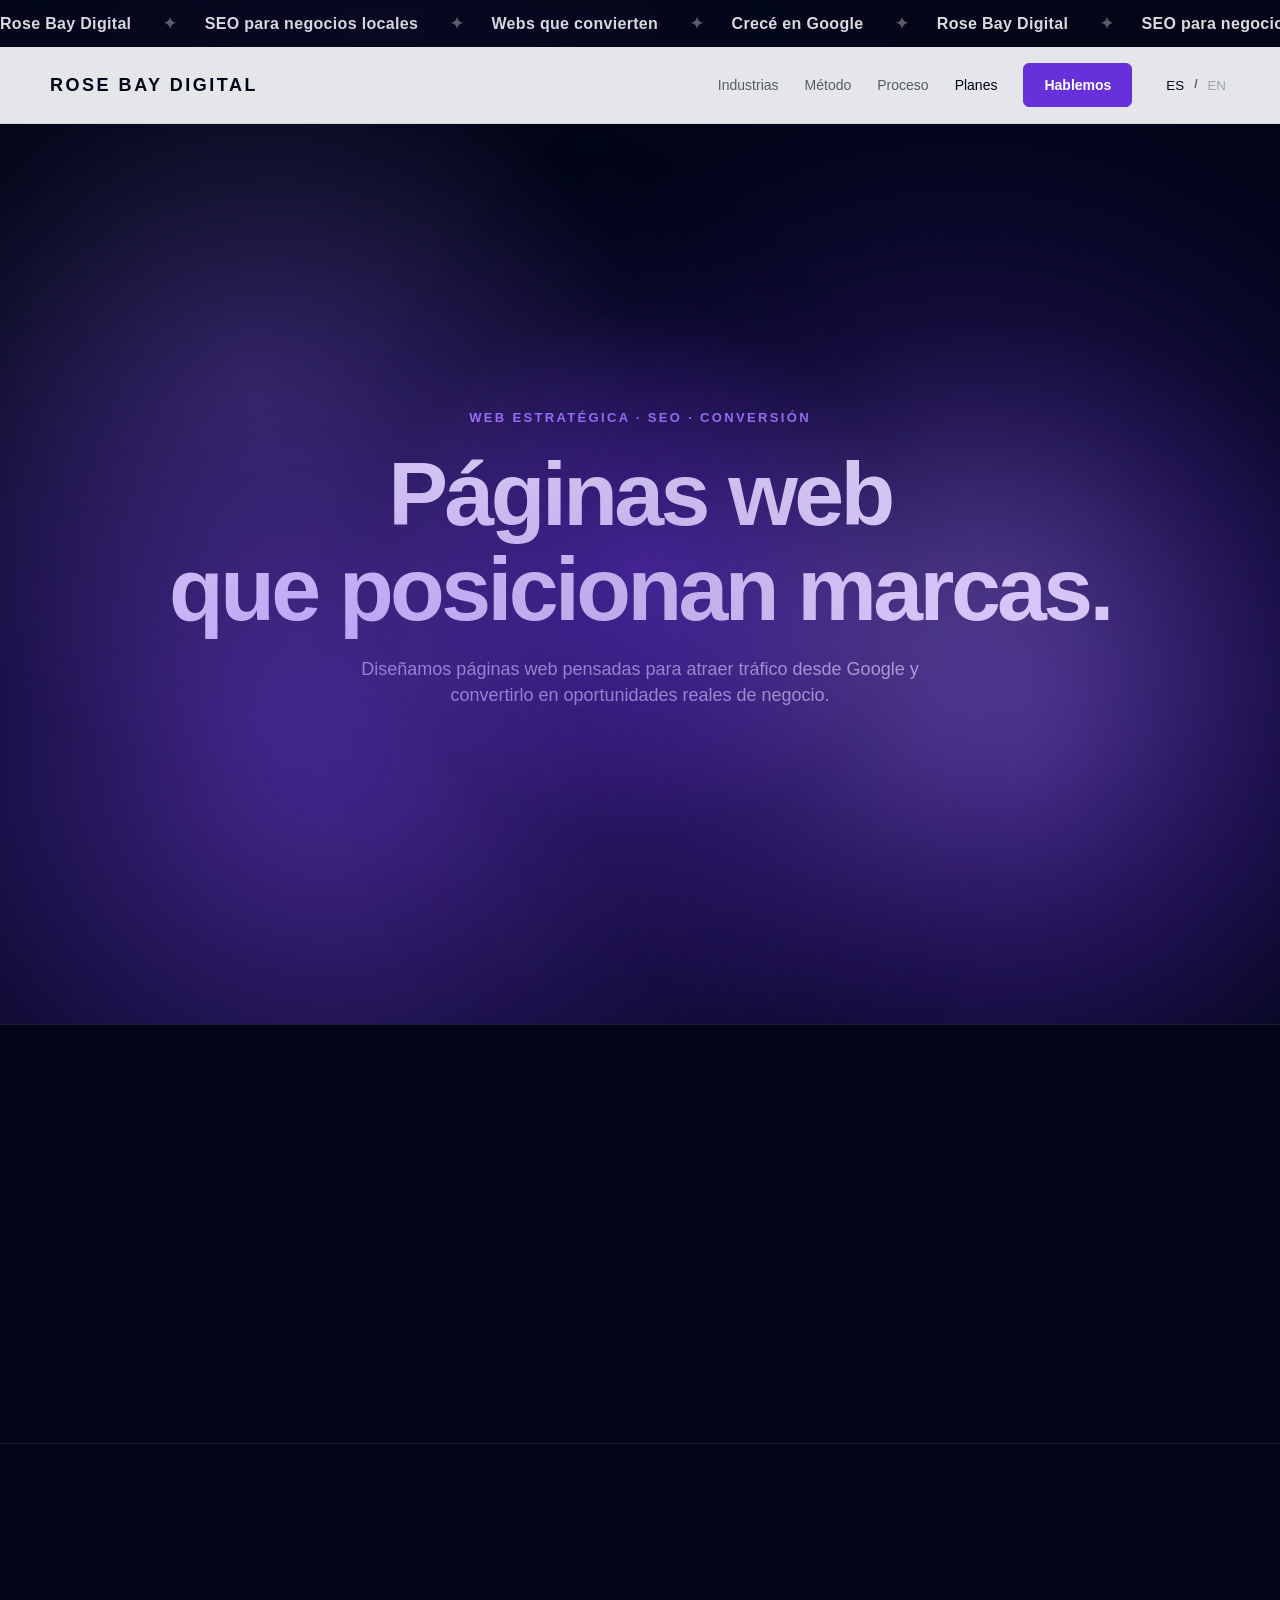
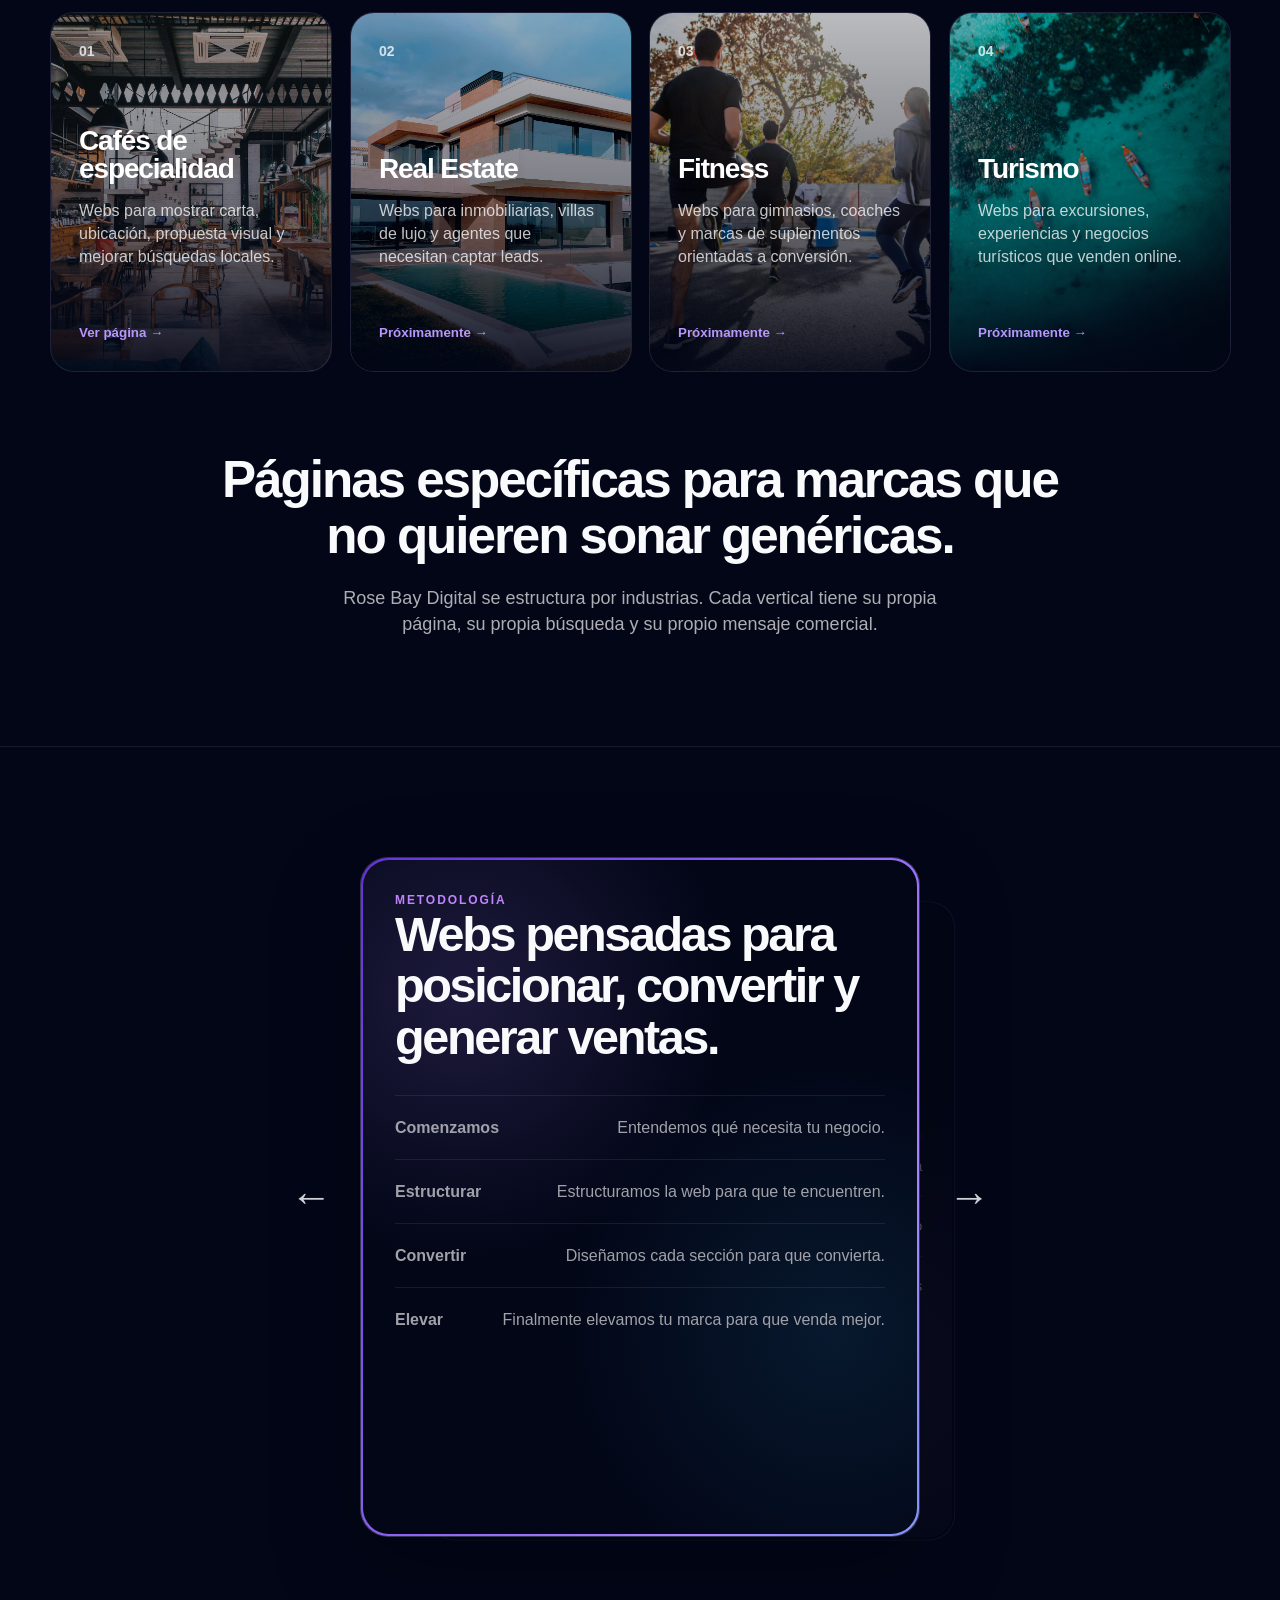
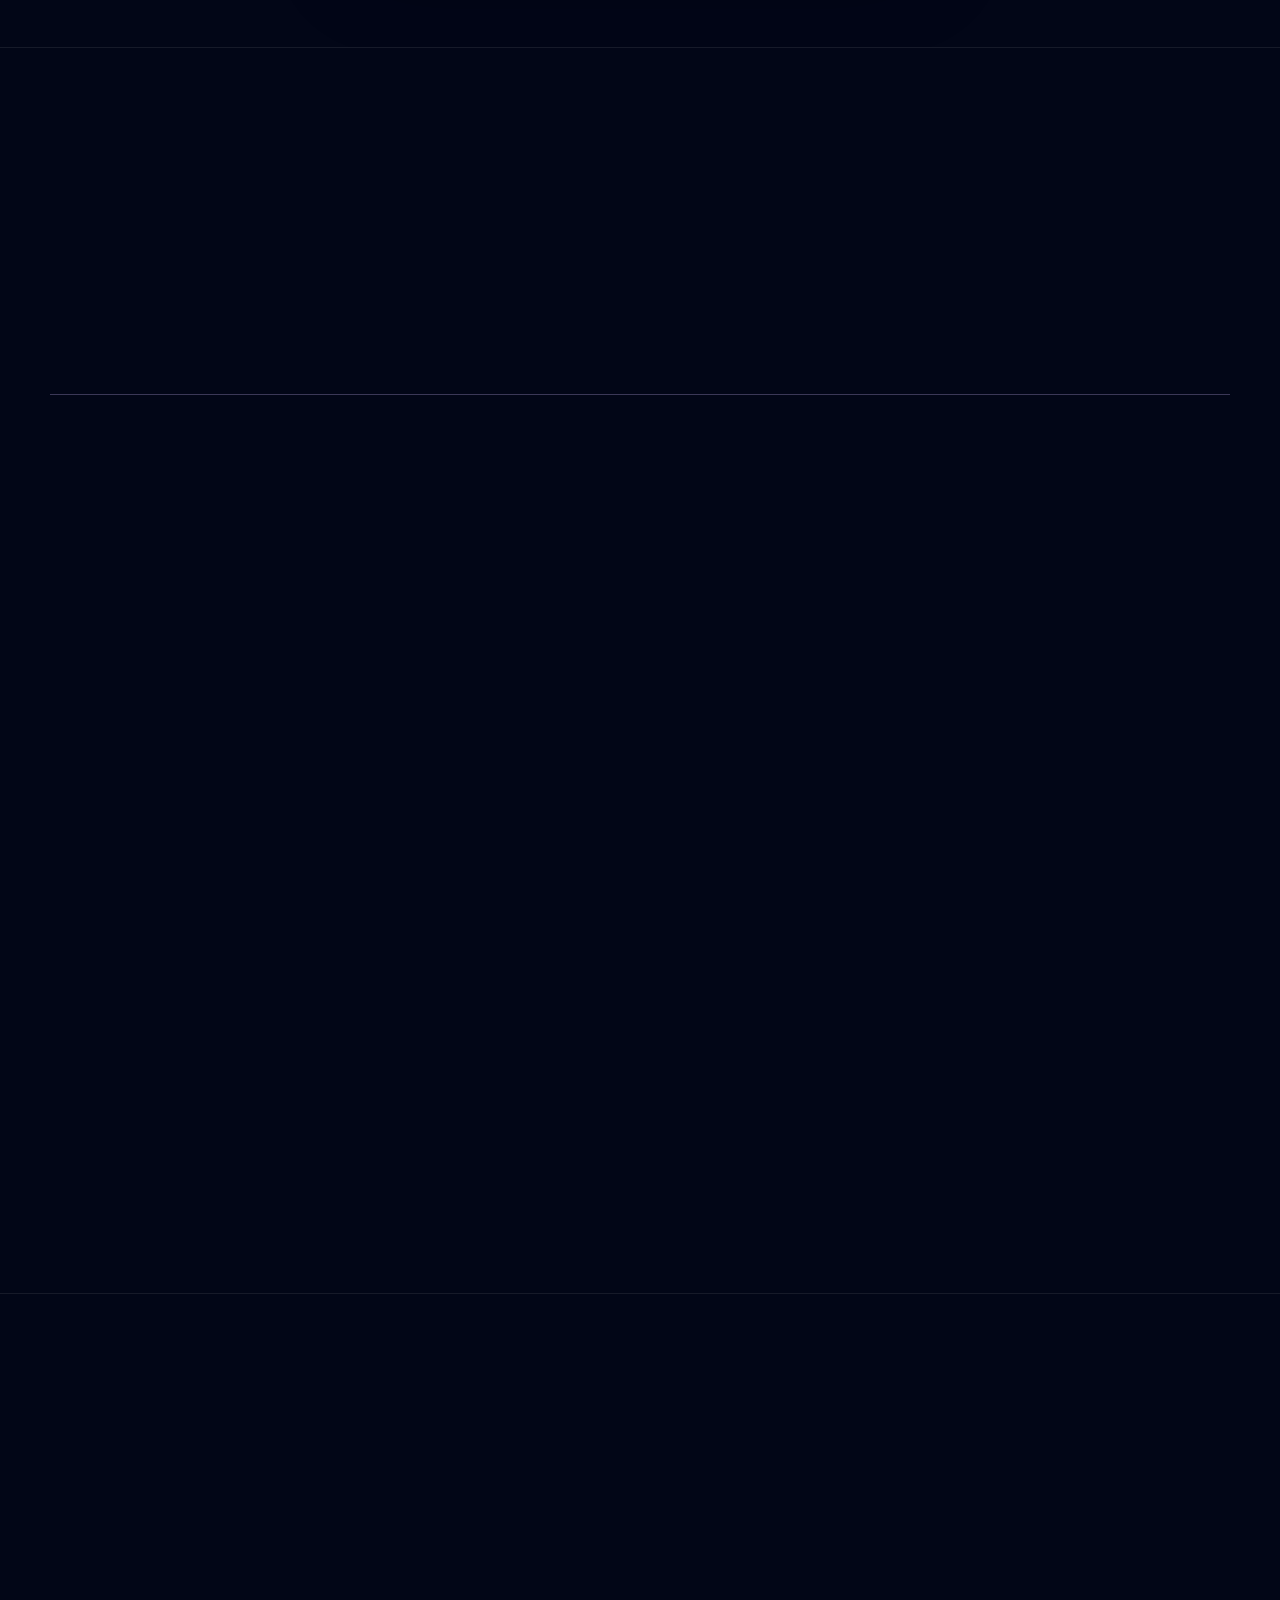
<file: index.html>
<!DOCTYPE html>
<html lang="es">

<head>
  <!-- =====================================================
       01. META / SEO
  ====================================================== -->
  <meta charset="UTF-8" />
  <meta name="viewport" content="width=device-width, initial-scale=1.0" />

  <title>Rose Bay Digital — Webs que posicionan marcas</title>
  <meta name="description" content="Creamos webs estratégicas que posicionan marcas en Google y convierten visitas en clientes. Especialistas en restauración, real estate, fitness y turismo." />

  <link rel="stylesheet" href="/assets/css/home.css">
</head>

<body>

  <!-- =====================================================
       02. TOP MARQUEE
  ====================================================== -->
  <a href="/planes.html#comparativa" class="rk-marquee" aria-label="Ver planes de Rose Bay Digital">
    <div class="rk-marquee__track">

      <div class="rk-marquee__group">
        <span data-i18n="es">Rose Bay Digital</span>
        <span data-i18n="en" hidden>Rose Bay Digital</span>

        <span data-i18n="es">SEO para negocios locales</span>
        <span data-i18n="en" hidden>SEO for local businesses</span>

        <span data-i18n="es">Webs que convierten</span>
        <span data-i18n="en" hidden>Websites that convert</span>

        <span data-i18n="es">Crecé en Google</span>
        <span data-i18n="en" hidden>Grow on Google</span>

        <span data-i18n="es">Rose Bay Digital</span>
        <span data-i18n="en" hidden>Rose Bay Digital</span>

        <span data-i18n="es">SEO para negocios locales</span>
        <span data-i18n="en" hidden>SEO for local businesses</span>

        <span data-i18n="es">Webs que convierten</span>
        <span data-i18n="en" hidden>Websites that convert</span>

        <span data-i18n="es">Crecé en Google</span>
        <span data-i18n="en" hidden>Grow on Google</span>
      </div>

      <div class="rk-marquee__group">
        <span data-i18n="es">Rose Bay Digital</span>
        <span data-i18n="en" hidden>Rose Bay Digital</span>

        <span data-i18n="es">SEO para negocios locales</span>
        <span data-i18n="en" hidden>SEO for local businesses</span>

        <span data-i18n="es">Webs que convierten</span>
        <span data-i18n="en" hidden>Websites that convert</span>

        <span data-i18n="es">Crecé en Google</span>
        <span data-i18n="en" hidden>Grow on Google</span>

        <span data-i18n="es">Rose Bay Digital</span>
        <span data-i18n="en" hidden>Rose Bay Digital</span>

        <span data-i18n="es">SEO para negocios locales</span>
        <span data-i18n="en" hidden>SEO for local businesses</span>

        <span data-i18n="es">Webs que convierten</span>
        <span data-i18n="en" hidden>Websites that convert</span>

        <span data-i18n="es">Crecé en Google</span>
        <span data-i18n="en" hidden>Grow on Google</span>
      </div>

    </div>
  </a>

  <!-- =====================================================
       03. HEADER / NAV
  ====================================================== -->

  <header class="header">
    <nav class="nav container" aria-label="Navegación principal">
      <a href="/" class="logo">Rose Bay Digital</a>

      <button class="nav-toggle" type="button" aria-label="Abrir menú" aria-expanded="false">
        <span></span>
        <span></span>
      </button>

      <div class="nav-links" data-nav-menu>
        <a href="#industrias">
          <span data-i18n="es">Industrias</span>
          <span data-i18n="en" hidden>Industries</span>
        </a>

        <a href="#metodo">
          <span data-i18n="es">Método</span>
          <span data-i18n="en" hidden>Method</span>
        </a>

        <a href="#proceso">
          <span data-i18n="es">Proceso</span>
          <span data-i18n="en" hidden>Process</span>
        </a>

        <a href="#planes" class="nav-link-highlight">
          <span data-i18n="es">Planes</span>
          <span data-i18n="en" hidden>Plans</span>
        </a>

        <a href="#contacto" class="btn">
          <span data-i18n="es">Hablemos</span>
          <span data-i18n="en" hidden>Let's talk</span>
        </a>

        <div class="lang-switch" aria-label="Cambiar idioma">
          <button type="button" data-lang="es" class="is-active">ES</button>
          <span>/</span>
          <button type="button" data-lang="en">EN</button>
        </div>
      </div>
    </nav>
  </header>

  <main>

    <!-- =====================================================
         04. HERO
    ====================================================== -->
    <section class="hero">
      <div class="hero-bg"></div>

      <div class="container hero-centered">
        <p class="eyebrow">
          <span data-i18n="es">Web estratégica · SEO · Conversión</span>
          <span data-i18n="en" hidden>Strategic websites · SEO · Conversion</span>
        </p>

        <h1>
          <span data-i18n="es">
            Páginas web<br>
            que posicionan marcas.
          </span>

          <span data-i18n="en" hidden>
            Websites built to get brands found<br>
            and drive real growth.
          </span>
        </h1>

        <p class="hero-copy">
          <span data-i18n="es">Diseñamos páginas web pensadas para atraer tráfico desde Google y convertirlo en oportunidades reales de negocio.</span>
          <span data-i18n="en" hidden>We design websites built to attract traffic from Google and turn it into real business opportunities.</span>
        </p>
      </div>
    </section>

    <!-- =====================================================
         05. QUÉ HACEMOS
    ====================================================== -->
    <section class="intro-section">
      <div class="container intro-grid">

        <p class="section-label">
          <span data-i18n="es">Qué hacemos</span>
          <span data-i18n="en" hidden>What we do</span>
        </p>

        <div class="intro-content">
          <h2>
            <span data-i18n="es">Diseñamos webs que convierten búsquedas en clientes.</span>
            <span data-i18n="en" hidden>We build websites that convert search traffic into paying customers.</span>
          </h2>

          <p>
            <span data-i18n="es">Combinamos diseño, estructura SEO y mensajes claros para transformar una web en una herramienta real de captación.</span>
            <span data-i18n="en" hidden>By combining design, SEO architecture, and sharp messaging, we turn your site into a growth engine.</span>
          </p>
        </div>

      </div>
    </section>

    <!-- =====================================================
         06. INDUSTRIAS
    ====================================================== -->
    <section class="section industries" id="industrias">
      <div class="container">

        <p class="section-label">
          <span data-i18n="es">Industrias</span>
          <span data-i18n="en" hidden>Industries</span>
        </p>

        <div class="niche-grid">

          <a href="web-cafe.html" class="niche-card niche-card--bg niche-card--restauracion">
            <span>01</span>
            <div>
              <h3>
                <span data-i18n="es">Cafés de especialidad</span>
                <span data-i18n="en" hidden>Specialty coffee shops</span>
              </h3>
              <p>
                <span data-i18n="es">Webs para mostrar carta, ubicación, propuesta visual y mejorar búsquedas locales.</span>
                <span data-i18n="en" hidden>Websites to show menus, location, visual identity, and improve local search visibility.</span>
              </p>
              <small>
                <span data-i18n="es">Ver página →</span>
                <span data-i18n="en" hidden>View page →</span>
              </small>
            </div>
          </a>

          <article class="niche-card niche-card--bg niche-card--real-estate">
            <span>02</span>
            <div>
              <h3>
                <span data-i18n="es">Real Estate</span>
                <span data-i18n="en" hidden>Real Estate</span>
              </h3>
              <p>
                <span data-i18n="es">Webs para inmobiliarias, villas de lujo y agentes que necesitan captar leads.</span>
                <span data-i18n="en" hidden>Websites for real estate agencies, luxury villas, and agents that need to capture leads.</span>
              </p>
              <small>
                <span data-i18n="es">Próximamente →</span>
                <span data-i18n="en" hidden>Coming soon →</span>
              </small>
            </div>
          </article>

          <article class="niche-card niche-card--bg niche-card--fitness">
            <span>03</span>
            <div>
              <h3>
                <span data-i18n="es">Fitness</span>
                <span data-i18n="en" hidden>Fitness</span>
              </h3>
              <p>
                <span data-i18n="es">Webs para gimnasios, coaches y marcas de suplementos orientadas a conversión.</span>
                <span data-i18n="en" hidden>Websites for gyms, coaches, and supplement brands focused on conversion.</span>
              </p>
              <small>
                <span data-i18n="es">Próximamente →</span>
                <span data-i18n="en" hidden>Coming soon →</span>
              </small>
            </div>
          </article>

          <article class="niche-card niche-card--bg niche-card--turismo">
            <span>04</span>
            <div>
              <h3>
                <span data-i18n="es">Turismo</span>
                <span data-i18n="en" hidden>Tourism</span>
              </h3>
              <p>
                <span data-i18n="es">Webs para excursiones, experiencias y negocios turísticos que venden online.</span>
                <span data-i18n="en" hidden>Websites for excursions, experiences, and tourism businesses that sell online.</span>
              </p>
              <small>
                <span data-i18n="es">Próximamente →</span>
                <span data-i18n="en" hidden>Coming soon →</span>
              </small>
            </div>
          </article>

        </div>

        <div class="industries-intro">
          <h2>
            <span data-i18n="es">Páginas específicas para marcas que no quieren sonar genéricas.</span>
            <span data-i18n="en" hidden>Specific pages for brands that do not want to sound generic.</span>
          </h2>

          <p>
            <span data-i18n="es">Rose Bay Digital se estructura por industrias. Cada vertical tiene su propia página, su propia búsqueda y su propio mensaje comercial.</span>
            <span data-i18n="en" hidden>Rose Bay Digital is structured around industries. Each vertical has its own page, its own search intent, and its own commercial message.</span>
          </p>
        </div>

      </div>
    </section>

    <!-- =====================================================
         07. MÉTODO / STACK SLIDER
    ====================================================== -->

    <section class="section method-section" id="metodo">
      <div class="container">

        <div class="method-stack" data-method-stack>

          <button class="method-arrow method-arrow--prev" type="button" aria-label="Anterior">
            ←
          </button>

          <div class="method-stack__cards">

            <article class="panel method-card is-active" data-method-card>
              <p class="section-label">
                <span data-i18n="es">Metodología</span>
                <span data-i18n="en" hidden>Method</span>
              </p>

              <h2>
                <span data-i18n="es">Webs pensadas para posicionar, convertir y generar ventas.</span>
                <span data-i18n="en" hidden>Websites built to rank, convert and generate sales.</span>
              </h2>

              <ul class="list">
                <li>
                  <strong>
                    <span data-i18n="es">Comenzamos</span>
                    <span data-i18n="en" hidden>Understand</span>
                  </strong>
                  <span>
                    <span data-i18n="es">Entendemos qué necesita tu negocio.</span>
                    <span data-i18n="en" hidden>Defining your growth strategy.</span>
                  </span>
                </li>

                <li>
                  <strong>
                    <span data-i18n="es">Estructurar</span>
                    <span data-i18n="en" hidden>Structure</span>
                  </strong>
                  <span>
                    <span data-i18n="es">Estructuramos la web para que te encuentren.</span>
                    <span data-i18n="en" hidden>Structuring your website to be found.</span>
                  </span>
                </li>

                <li>
                  <strong>
                    <span data-i18n="es">Convertir</span>
                    <span data-i18n="en" hidden>Convert</span>
                  </strong>
                  <span>
                    <span data-i18n="es">Diseñamos cada sección para que convierta.</span>
                    <span data-i18n="en" hidden>Designing every section to convert.</span>
                  </span>
                </li>

                <li>
                  <strong>
                    <span data-i18n="es">Elevar</span>
                    <span data-i18n="en" hidden>Elevate</span>
                  </strong>
                  <span>
                    <span data-i18n="es">Finalmente elevamos tu marca para que venda mejor.</span>
                    <span data-i18n="en" hidden>Elevating your brand to sell better.</span>
                  </span>
                </li>
              </ul>
            </article>

            <article class="panel panel--dark method-card" data-method-card>
              <p class="section-label">
                <span data-i18n="es">Enfoque</span>
                <span data-i18n="en" hidden>Approach</span>
              </p>

              <h2>
                <span data-i18n="es">Si tu web no genera negocio, no sirve.</span>
                <span data-i18n="en" hidden>If your website doesn’t generate business, it’s useless.</span>
              </h2>

              <p>
                <span data-i18n="es">En Rose Bay Digital cada decisión tiene un objetivo: atraer tráfico, convertir visitas y generar oportunidades reales.</span>
                <span data-i18n="en" hidden>At Rose Bay Digital, every decision has a purpose: attract traffic, convert visits, and generate real opportunities.</span>
              </p>

              <ul class="list">
                <li>
                  <strong>SEO</strong>
                  <span>
                    <span data-i18n="es">Tu web se construye para ser encontrada</span>
                    <span data-i18n="en" hidden>Your website is built to be found</span>
                  </span>
                </li>

                <li>
                  <strong>
                    <span data-i18n="es">Estrategia</span>
                    <span data-i18n="en" hidden>Strategy</span>
                  </strong>
                  <span>
                    <span data-i18n="es">Empezamos por negocio y seguimos por diseño</span>
                    <span data-i18n="en" hidden>We start with business, then move into design</span>
                  </span>
                </li>

                <li>
                  <strong>
                    <span data-i18n="es">Conversión</span>
                    <span data-i18n="en" hidden>Conversion</span>
                  </strong>
                  <span>
                    <span data-i18n="es">Las visitas son potenciales clientes</span>
                    <span data-i18n="en" hidden>Visits are potential customers</span>
                  </span>
                </li>
              </ul>
            </article>

          </div>

          <button class="method-arrow method-arrow--next" type="button" aria-label="Siguiente">
            →
          </button>

        </div>

      </div>
    </section>

    <!-- =====================================================
         08. PROCESO
    ====================================================== -->

    <section class="section" id="proceso">
      <div class="container">

        <div class="section-head">
          <p class="section-label">
            <span data-i18n="es">Proceso</span>
            <span data-i18n="en" hidden>Process</span>
          </p>

          <div>
            <h2>
              <span data-i18n="es">Estrategia, diseño y lanzamiento. En ese orden.</span>
              <span data-i18n="en" hidden>Strategy first. Then design. Finally launch.</span>
            </h2>

            <p class="lead">
              <span data-i18n="es">Creamos una base clara para que tu web crezca en Google y funcione como un canal real de captación.</span>
              <span data-i18n="en" hidden>We build your site to grow on Google and drive real customer acquisition.</span>
            </p>
          </div>
        </div>

        <div class="process">

          <article class="process-item">
            <div>
              <h3>
                <span data-i18n="es">Diagnóstico</span>
                <span data-i18n="en" hidden>Diagnosis</span>
              </h3>

              <p>
                <span data-i18n="es">Revisamos tu negocio, tus clientes, tus servicios y cómo debería encontrarte Google.</span>
                <span data-i18n="en" hidden>We review your business, your customers, your services, and how Google should find you.</span>
              </p>
            </div>
          </article>

          <article class="process-item">
            <div>
              <h3>
                <span data-i18n="es">Arquitectura SEO</span>
                <span data-i18n="en" hidden>SEO architecture</span>
              </h3>

              <p>
                <span data-i18n="es">Definimos páginas, jerarquías, títulos, contenido y enlaces internos antes de diseñar.</span>
                <span data-i18n="en" hidden>We define pages, hierarchy, titles, content, and internal links before designing.</span>
              </p>
            </div>
          </article>

          <article class="process-item">
            <div>
              <h3>
                <span data-i18n="es">Diseño y desarrollo</span>
                <span data-i18n="en" hidden>Design and development</span>
              </h3>

              <p>
                <span data-i18n="es">Construimos webs de alto nivel visual, rápidas, limpias y orientadas a conversión.</span>
                <span data-i18n="en" hidden>We build high-end websites that are fast, clean, and conversion-focused.</span>
              </p>
            </div>
          </article>

          <article class="process-item">
            <div>
              <h3>
                <span data-i18n="es">Publicación</span>
                <span data-i18n="en" hidden>Launch</span>
              </h3>

              <p>
                <span data-i18n="es">Dejamos la web online y preparada para conectar dominio, analítica y nuevas páginas.</span>
                <span data-i18n="en" hidden>We publish the site and prepare it for domain setup, analytics, and new pages.</span>
              </p>
            </div>
          </article>

          <article class="process-item">
            <div>
              <h3>
                <span data-i18n="es">Visibilidad</span>
                <span data-i18n="en" hidden>Visibility</span>
              </h3>

              <p>
                <span data-i18n="es">Activamos tu presencia en Google, sumamos contenido inicial y señales clave para empezar a generar tráfico y leads.</span>
                <span data-i18n="en" hidden>We activate your presence on Google, add initial content, and set key signals to start generating traffic and leads.</span>
              </p>
            </div>
          </article>

        </div>
      </div>
    </section>

    <!-- =====================================================
         09. PLANES
    ====================================================== -->

    <section class="section plans-section" id="planes">
      <div class="container">

        <div class="plans-head">
          <p class="section-label">
            <span data-i18n="es">Planes</span>
            <span data-i18n="en" hidden>Plans</span>
          </p>

          <h2>
            <span data-i18n="es">Elegí el punto de partida para hacer crecer tu presencia digital.</span>
            <span data-i18n="en" hidden>Choose the right starting point to grow your digital presence.</span>
          </h2>
        </div>

        <div class="plans-carousel" data-plans-carousel>

          <button class="plans-arrow plans-arrow--prev" type="button" aria-label="Plan anterior">
            ←
          </button>

          <div class="plans-track">

            <article class="plan-card plan-card--base is-active" data-plan-card data-plan="base">
              <div class="plan-card__main">

                <div class="plan-card__top">
                  <p class="plan-tag">Pack Base</p>

                  <h3>
                    <span data-i18n="es">Web esencial</span>
                    <span data-i18n="en" hidden>Essential website</span>
                  </h3>

                  <p class="plan-copy">
                    <span data-i18n="es">Una primera web clara, profesional y preparada para empezar a posicionar tu negocio.</span>
                    <span data-i18n="en" hidden>A clean, professional website to start positioning your business online.</span>
                  </p>
                </div>

                <ul class="plan-list">
                  <li>Web profesional (1–3 páginas)</li>
                  <li>Diseño visual adaptado a tu marca</li>
                  <li>Estructura SEO eficiente</li>
                  <li>Optimización mobile</li>
                  <li>Velocidad y rendimiento</li>
                  <li>Formulario de contacto</li>
                  <li><strong>Un mes de soporte bonificado</strong></li>
                </ul>

                <div class="plan-price">
                  <div>
                    <span class="plan-price-old">€750</span>
                    <strong>€650</strong>
                    <span data-i18n="es">Pago único</span>
                    <span data-i18n="en" hidden>One-time payment</span>
                  </div>

                  <button class="plan-reserve" type="button" data-buy-plan="base">
                    <span data-i18n="es">Reservar / comprar</span>
                    <span data-i18n="en" hidden>Reserve / buy</span>
                  </button>
                </div>

              </div>

              <a href="/planes.html#comparativa" class="plan-cta">
                <span data-i18n="es">Explorar todos los planes</span>
                <span data-i18n="en" hidden>Explore all plans</span>
              </a>
            </article>

            <article class="plan-card plan-card--growth" data-plan-card data-plan="growth">
              <div class="plan-card__main">

                <div class="plan-card__top">
                  <p class="plan-tag">Pack Growth</p>

                  <h3>
                    <span data-i18n="es">Web que convierte</span>
                    <span data-i18n="en" hidden>Conversion-focused website</span>
                  </h3>

                  <p class="plan-copy">
                    <span data-i18n="es">Para negocios que necesitan una web sólida y empezar a generar leads.</span>
                    <span data-i18n="en" hidden>For businesses that need a solid website and start generating leads.</span>
                  </p>
                </div>

                <ul class="plan-list">
                  <li>Web profesional (hasta 5 páginas)</li>
                  <li>Diseño visual adaptado a tu marca</li>
                  <li>Estructura SEO completa</li>
                  <li>Google Business Profile setup</li>
                  <li>Contenido inicial optimizado</li>
                  <li>Optimización mobile + velocidad</li>
                  <li>Formulario + CTA estratégicos</li>
                  <li><strong>Tres meses de soporte bonificado</strong></li>
                </ul>

                <div class="plan-price">
                  <div>
                    <span class="plan-price-old">€1300</span>
                    <strong>€1100</strong>
                    <span data-i18n="es">Pago único</span>
                    <span data-i18n="en" hidden>One-time payment</span>
                  </div>

                  <button class="plan-reserve" type="button" data-buy-plan="growth">
                    <span data-i18n="es">Reservar / comprar</span>
                    <span data-i18n="en" hidden>Reserve / buy</span>
                  </button>
                </div>

              </div>

              <a href="/planes.html#comparativa" class="plan-cta">
                <span data-i18n="es">Explorar todos los planes</span>
                <span data-i18n="en" hidden>Explore all plans</span>
              </a>
            </article>

            <article class="plan-card plan-card--authority" data-plan-card data-plan="authority">
              <div class="plan-card__main">

                <div class="plan-card__top">
                  <p class="plan-tag">Pack Authority</p>

                  <h3>
                    <span data-i18n="es">Web con autoridad</span>
                    <span data-i18n="en" hidden>SEO-driven website</span>
                  </h3>

                  <p class="plan-copy">
                    <span data-i18n="es">Para marcas que quieren posicionarse con más fuerza en Google.</span>
                    <span data-i18n="en" hidden>For brands that want to rank stronger on Google.</span>
                  </p>
                </div>

                <ul class="plan-list">
                  <li>Web profesional (hasta 7 páginas)</li>
                  <li>Diseño visual premium</li>
                  <li>Arquitectura SEO avanzada</li>
                  <li>Google Business Profile optimizado</li>
                  <li>Contenido SEO</li>
                  <li>Backlinks iniciales</li>
                  <li>Alta en directorios</li>
                  <li>Optimización técnica completa</li>
                  <li>Estrategia de crecimiento</li>
                  <li><strong>Cuatro meses de soporte bonificado</strong></li>
                </ul>

                <div class="plan-price">
                  <div>
                    <span class="plan-price-old">€1750</span>
                    <strong>€1500</strong>
                    <span data-i18n="es">Pago único</span>
                    <span data-i18n="en" hidden>One-time payment</span>
                  </div>

                  <button class="plan-reserve" type="button" data-buy-plan="authority">
                    <span data-i18n="es">Reservar / comprar</span>
                    <span data-i18n="en" hidden>Reserve / buy</span>
                  </button>
                </div>

              </div>

              <a href="/planes.html#comparativa" class="plan-cta">
                <span data-i18n="es">Explorar todos los planes</span>
                <span data-i18n="en" hidden>Explore all plans</span>
              </a>
            </article>

          </div>

          <button class="plans-arrow plans-arrow--next" type="button" aria-label="Plan siguiente">
            →
          </button>

        </div>
      </div>

      <div class="purchase-modal" data-purchase-modal hidden>
        <div class="purchase-modal__overlay" data-close-purchase></div>

        <div class="purchase-modal__box">
          <button class="purchase-modal__close" type="button" data-close-purchase">×</button>

          <p class="section-label">
            <span data-i18n="es">Compra segura</span>
            <span data-i18n="en" hidden>Secure checkout</span>
          </p>

          <h3 data-modal-title>Pack Base</h3>

          <p data-modal-copy>
            <span data-i18n="es">Elegí cómo querés avanzar con este plan.</span>
            <span data-i18n="en" hidden>Choose how you want to move forward with this plan.</span>
          </p>

          <div class="purchase-modal__price" data-modal-price>€650</div>

          <div class="purchase-modal__actions">
            <a href="#" class="purchase-modal__button" data-payment-full target="_blank" rel="noopener">
              <span data-i18n="es">Pagar total</span>
              <span data-i18n="en" hidden>Pay in full</span>
            </a>

            <a href="#" class="purchase-modal__button purchase-modal__button--secondary" data-payment-half target="_blank" rel="noopener">
              <span data-i18n="es">Reservar con 50%</span>
              <span data-i18n="en" hidden>Reserve with 50%</span>
            </a>
          </div>

          <small>
            <span data-i18n="es">El pago se realiza en una plataforma segura externa.</span>
            <span data-i18n="en" hidden>Payment is handled through a secure external platform.</span>
          </small>
        </div>
      </div>

    </section>

    <!-- =====================================================
         10. CONTACTO / CTA
    ====================================================== -->

    <section class="contact-intro">
      <div class="container">
        <p class="section-label">
          <span data-i18n="es">Contacto</span>
          <span data-i18n="en" hidden>Contact</span>
        </p>

        <h2>
          <span data-i18n="es">¿Querés un diseño 100% diseñado a tu medida o buscar otras alternativas?</span>
          <span data-i18n="en" hidden>Looking for a fully tailored design or exploring other options?</span>
        </h2>

        <p>
          <span data-i18n="es">Dejanos tu consulta. Te contactaremos a la brevedad.</span>
          <span data-i18n="en" hidden>Leave us your inquiry. We’ll get back to you shortly.</span>
        </p>
      </div>
    </section>

    <section class="cta-section" id="contacto">
      <div class="container">
        <div class="cta-box">

          <div>
            <h2>
              <span data-i18n="es">Contanos qué necesitás. Envianos tus consultas.</span>
              <span data-i18n="en" hidden>Tell us what you need. Send us your questions.</span>
            </h2>

            <p>
              <span data-i18n="es">Generemos un contacto para evacuar tus dudas y trabajemos juntos para aumentar tus ventas.</span>
              <span data-i18n="en" hidden>Let’s connect to answer your questions and work together to increase your sales.</span>
            </p>
          </div>

          <form class="contact-form" action="https://formspree.io/f/xwvaggkk" method="POST">
            <input type="hidden" name="_subject" value="Nuevo lead Rose Bay Digital">

            <input
              type="text"
              name="name"
              placeholder="Nombre"
              data-placeholder-es="Nombre"
              data-placeholder-en="Name"
              required
            >

            <input
              type="email"
              name="email"
              placeholder="Email"
              data-placeholder-es="Email"
              data-placeholder-en="Email"
              required
            >

            <textarea
              name="message"
              placeholder="Contanos sobre tu proyecto"
              data-placeholder-es="Contanos sobre tu proyecto"
              data-placeholder-en="Tell us about your project"
              required
            ></textarea>

            <label class="form-legal">
              <input type="checkbox" name="legal_acceptance" required>

              <span>
                <span data-i18n="es">
                  Acepto los <a href="/terminos.html" target="_blank" rel="noopener">Términos y Condiciones</a> y la <a href="/privacidad.html" target="_blank" rel="noopener">Política de Privacidad</a>.
                </span>

                <span data-i18n="en" hidden>
                  I accept the <a href="/en/terms.html" target="_blank" rel="noopener">Terms and Conditions</a> and <a href="/en/privacy.html" target="_blank" rel="noopener">Privacy Policy</a>.
                </span>
              </span>
            </label>

            <button type="submit" class="btn">
              <span data-i18n="es">Enviar mensaje</span>
              <span data-i18n="en" hidden>Send message</span>
            </button>
          </form>

        </div>
      </div>
    </section>

  </main>

  <!-- =====================================================
       11. FOOTER
  ====================================================== -->

  <footer class="footer">
    <div class="container footer-inner">

      <div class="footer-left">
        <p class="footer-copy">
          © 2026 Rose Bay Digital.
          <span data-i18n="es">Todos los derechos reservados.</span>
          <span data-i18n="en" hidden>All rights reserved.</span>
        </p>
      </div>

      <div class="footer-center">
        <a href="/planes.html#comparativa">
          <span data-i18n="es">Planes</span>
          <span data-i18n="en" hidden>Plans</span>
        </a>

        <a href="/terminos">
          <span data-i18n="es">Términos y condiciones</span>
          <span data-i18n="en" hidden>Terms & Conditions</span>
        </a>

        <a href="/privacidad">
          <span data-i18n="es">Política de privacidad</span>
          <span data-i18n="en" hidden>Privacy Policy</span>
        </a>
      </div>

      <div class="footer-right">
        <a href="#" target="_blank" rel="noopener" aria-label="LinkedIn">
          <svg viewBox="0 0 24 24" fill="currentColor">
            <path d="M4.98 3.5C4.98 4.88 3.86 6 2.48 6 1.1 6 0 4.88 0 3.5 0 2.12 1.1 1 2.48 1 3.86 1 4.98 2.12 4.98 3.5zM0 8h5v16H0V8zm7.5 0h4.7v2.2h.1c.7-1.2 2.4-2.5 5-2.5 5.3 0 6.3 3.5 6.3 8v8.3h-5v-7.3c0-1.8 0-4-2.5-4s-2.9 2-2.9 3.9v7.4h-5V8z"/>
          </svg>
        </a>

        <a href="#" target="_blank" rel="noopener" aria-label="Instagram">
          <svg viewBox="0 0 24 24" fill="currentColor">
            <path d="M7 2C4.2 2 2 4.2 2 7v10c0 2.8 2.2 5 5 5h10c2.8 0 5-2.2 5-5V7c0-2.8-2.2-5-5-5H7zm5 5a5 5 0 110 10 5 5 0 010-10zm6.5-1.5a1.5 1.5 0 11-3 0 1.5 1.5 0 013 0z"/>
          </svg>
        </a>

        <a href="#" target="_blank" rel="noopener" aria-label="WhatsApp">
          <svg viewBox="0 0 24 24" fill="currentColor">
            <path d="M12 2a10 10 0 00-8.6 15.2L2 22l4.9-1.3A10 10 0 1012 2zm0 18a8 8 0 01-4.1-1.1l-.3-.2-2.9.8.8-2.8-.2-.3A8 8 0 1112 20zm4.2-5.6c-.2-.1-1.4-.7-1.6-.8-.2-.1-.4-.1-.5.1-.2.2-.6.8-.7 1-.1.1-.2.2-.4.1-.2-.1-.9-.3-1.7-1-.6-.5-1-1.2-1.1-1.4-.1-.2 0-.3.1-.4.1-.1.2-.2.3-.3.1-.1.2-.2.2-.3.1-.1 0-.3 0-.4 0-.1-.5-1.2-.7-1.6-.2-.4-.4-.3-.5-.3h-.4c-.1 0-.3 0-.5.2-.2.2-.7.7-.7 1.8s.7 2.1.8 2.3c.1.2 1.4 2.1 3.3 3 .5.2.9.3 1.2.4.5.1 1 .1 1.3.1.4-.1 1.4-.6 1.6-1.2.2-.6.2-1.1.1-1.2-.1-.1-.2-.1-.4-.2z"/>
          </svg>
        </a>
      </div>

    </div>
  </footer>

  <!-- =====================================================
       12A. SCRIPT / LANGUAGE SWITCH
  ====================================================== -->

  <script>
    const buttons = document.querySelectorAll('.lang-switch button');
    const texts = document.querySelectorAll('[data-i18n]');
    const placeholders = document.querySelectorAll('[data-placeholder-es]');

    function setLang(lang) {
      const activeButton = document.querySelector(`.lang-switch button[data-lang="${lang}"]`);

      if (!activeButton) return;

      buttons.forEach(button => {
        button.classList.remove('is-active');
      });

      activeButton.classList.add('is-active');

      texts.forEach(el => {
        el.hidden = el.dataset.i18n !== lang;
      });

      placeholders.forEach(field => {
        field.placeholder = lang === 'es'
          ? field.dataset.placeholderEs
          : field.dataset.placeholderEn;
      });

      document.documentElement.lang = lang;

      if (lang === 'en') {
        document.title = 'Rose Bay Digital — Websites that get brands found';
        document.querySelector('meta[name="description"]').setAttribute(
          'content',
          'We create strategic websites that help brands get found on Google and turn visitors into customers. Specialists in food, real estate, fitness, and tourism.'
        );
      } else {
        document.title = 'Rose Bay Digital — Webs que posicionan marcas';
        document.querySelector('meta[name="description"]').setAttribute(
          'content',
          'Creamos webs estratégicas que posicionan marcas en Google y convierten visitas en clientes. Especialistas en restauración, real estate, fitness y turismo.'
        );
      }

      localStorage.setItem('roseBayLang', lang);
    }

    buttons.forEach(button => {
      button.addEventListener('click', () => {
        setLang(button.dataset.lang);
      });
    });

    const savedLang = localStorage.getItem('roseBayLang') || 'es';
    setLang(savedLang);
  </script>

  <!-- =====================================================
       12B. SCRIPT / HERO MOUSE INTERACTION
  ====================================================== -->

  <script>
    const hero = document.querySelector('.hero');

    if (hero) {
      let targetX = 50;
      let targetY = 50;
      let currentX = 50;
      let currentY = 50;

      hero.addEventListener('mousemove', (event) => {
        const rect = hero.getBoundingClientRect();

        targetX = ((event.clientX - rect.left) / rect.width) * 100;
        targetY = ((event.clientY - rect.top) / rect.height) * 100;
      });

      hero.addEventListener('mouseleave', () => {
        targetX = 50;
        targetY = 50;
      });

      function animate() {
        currentX += (targetX - currentX) * 0.08;
        currentY += (targetY - currentY) * 0.08;

        hero.style.setProperty('--mouse-x', `${currentX}%`);
        hero.style.setProperty('--mouse-y', `${currentY}%`);

        requestAnimationFrame(animate);
      }

      animate();
    }
  </script>

  <!-- =====================================================
       12C. SCRIPT / CARDS METHOD / STACK SLIDER
  ====================================================== -->

  <script>
    const methodStack = document.querySelector('[data-method-stack]');

    if (methodStack) {
      const cards = [...methodStack.querySelectorAll('[data-method-card]')];
      const prevButton = methodStack.querySelector('.method-arrow--prev');
      const nextButton = methodStack.querySelector('.method-arrow--next');
      let activeIndex = 0;

      function updateMethodCards() {
        cards.forEach((card, index) => {
          card.classList.remove('is-active', 'is-behind');

          if (index === activeIndex) {
            card.classList.add('is-active');
          } else {
            card.classList.add('is-behind');
          }
        });
      }

      function nextCard() {
        activeIndex = (activeIndex + 1) % cards.length;
        updateMethodCards();
      }

      function prevCard() {
        activeIndex = (activeIndex - 1 + cards.length) % cards.length;
        updateMethodCards();
      }

      nextButton.addEventListener('click', nextCard);
      prevButton.addEventListener('click', prevCard);

      updateMethodCards();
    }
  </script>

  <!-- =====================================================
       12D. SCRIPT / PLANS CAROUSEL + PURCHASE MODAL
  ====================================================== -->

  <script>
    const plansCarousel = document.querySelector('[data-plans-carousel]');

    if (plansCarousel) {
      const planCards = [...plansCarousel.querySelectorAll('[data-plan-card]')];
      const prevPlanButton = plansCarousel.querySelector('.plans-arrow--prev');
      const nextPlanButton = plansCarousel.querySelector('.plans-arrow--next');

      let activePlanIndex = 0;

      function updatePlans() {
        planCards.forEach((card, index) => {
          card.classList.remove('is-active', 'is-prev', 'is-next');

          const prevIndex = (activePlanIndex - 1 + planCards.length) % planCards.length;
          const nextIndex = (activePlanIndex + 1) % planCards.length;

          if (index === activePlanIndex) {
            card.classList.add('is-active');
          }

          if (index === prevIndex) {
            card.classList.add('is-prev');
          }

          if (index === nextIndex) {
            card.classList.add('is-next');
          }
        });
      }

      function goToNextPlan() {
        activePlanIndex = (activePlanIndex + 1) % planCards.length;
        updatePlans();
      }

      function goToPrevPlan() {
        activePlanIndex = (activePlanIndex - 1 + planCards.length) % planCards.length;
        updatePlans();
      }

      prevPlanButton?.addEventListener('click', goToPrevPlan);
      nextPlanButton?.addEventListener('click', goToNextPlan);

      planCards.forEach((card, index) => {
        card.addEventListener('click', () => {
          if (index !== activePlanIndex) {
            activePlanIndex = index;
            updatePlans();
          }
        });
      });

      updatePlans();
    }

    const purchaseModal = document.querySelector('[data-purchase-modal]');
    const buyButtons = document.querySelectorAll('[data-buy-plan]');
    const closePurchaseButtons = document.querySelectorAll('[data-close-purchase]');
    const closePurchaseButton = document.querySelector('.purchase-modal__close');
    const modalTitle = document.querySelector('[data-modal-title]');
    const modalCopy = document.querySelector('[data-modal-copy]');
    const modalPrice = document.querySelector('[data-modal-price]');
    const paymentFull = document.querySelector('[data-payment-full]');
    const paymentHalf = document.querySelector('[data-payment-half]');

    const plansData = {
      base: {
        title: 'Pack Base',
        copy: 'Elegí cómo querés avanzar con este plan.',
        price: '€650',
        fullLink: '#',
        halfLink: '#'
      },

      growth: {
        title: 'Pack Growth',
        copy: 'Elegí cómo querés avanzar con este plan.',
        price: '€1100',
        fullLink: '#',
        halfLink: '#'
      },

      authority: {
        title: 'Pack Authority',
        copy: 'Elegí cómo querés avanzar con este plan.',
        price: '€1500',
        fullLink: '#',
        halfLink: '#'
      }
    };

    function openPurchaseModal(planKey) {
      const plan = plansData[planKey];

      if (!purchaseModal || !plan) return;

      modalTitle.textContent = plan.title;
      modalCopy.textContent = plan.copy;
      modalPrice.textContent = plan.price;

      paymentFull.href = plan.fullLink;
      paymentHalf.href = plan.halfLink;

      purchaseModal.hidden = false;
      document.body.style.overflow = 'hidden';
    }

    function closePurchaseModal() {
      if (!purchaseModal) return;

      purchaseModal.hidden = true;
      document.body.style.overflow = '';
    }

    buyButtons.forEach(button => {
      button.addEventListener('click', event => {
        event.stopPropagation();
        openPurchaseModal(button.dataset.buyPlan);
      });
    });

    closePurchaseButtons.forEach(button => {
      button.addEventListener('click', closePurchaseModal);
    });

    if (closePurchaseButton) {
      closePurchaseButton.addEventListener('click', closePurchaseModal);
    }

    document.addEventListener('keydown', event => {
      if (event.key === 'Escape') {
        closePurchaseModal();
      }
    });
  </script>

  <!-- =====================================================
       12E. SCRIPT / SCROLL REVEAL
  ====================================================== -->

  <script>
    const revealElements = [
      ...document.querySelectorAll(
        '.intro-grid, .industries .section-label, .niche-card, .industries-intro, .method-stack, .section-head, .process-item, .plans-head, .plans-carousel, .contact-intro, .cta-box, .footer'
      )
    ];

    revealElements.forEach((element, index) => {
      element.classList.add('reveal');

      if (element.classList.contains('niche-card') || element.classList.contains('process-item')) {
        element.classList.add(`reveal-delay-${(index % 3) + 1}`);
      }

      if (
        element.classList.contains('industries-intro') ||
        element.classList.contains('contact-intro') ||
        element.classList.contains('plans-head')
      ) {
        element.classList.add('reveal-soft');
      }
    });

    const revealObserver = new IntersectionObserver((entries) => {
      entries.forEach(entry => {
        if (entry.isIntersecting) {
          entry.target.classList.add('is-visible');
          revealObserver.unobserve(entry.target);
        }
      });
    }, {
      threshold: 0.16,
      rootMargin: '0px 0px -80px 0px'
    });

    revealElements.forEach(element => {
      revealObserver.observe(element);
    });
  </script>

  <!-- =====================================================
       12F. SCRIPT / MOBILE MENU + SWIPE
  ====================================================== -->

  <script>
    const navToggle = document.querySelector('.nav-toggle');
    const navMenu = document.querySelector('[data-nav-menu]');

    function closeMobileMenu() {
      if (!navToggle || !navMenu) return;

      navMenu.classList.remove('is-open');
      navToggle.classList.remove('is-open');
      navToggle.setAttribute('aria-expanded', 'false');
    }

    if (navToggle && navMenu) {
      navToggle.addEventListener('click', () => {
        const isOpen = navMenu.classList.toggle('is-open');

        navToggle.classList.toggle('is-open', isOpen);
        navToggle.setAttribute('aria-expanded', String(isOpen));
      });

      navMenu.querySelectorAll('a').forEach(link => {
        link.addEventListener('click', closeMobileMenu);
      });

      document.addEventListener('click', event => {
        const clickedInsideNav = navMenu.contains(event.target);
        const clickedToggle = navToggle.contains(event.target);

        if (!clickedInsideNav && !clickedToggle) {
          closeMobileMenu();
        }
      });

      document.addEventListener('keydown', event => {
        if (event.key === 'Escape') {
          closeMobileMenu();
        }
      });
    }

    function addPremiumSwipe(element, onLeftSwipe, onRightSwipe) {
      if (!element) return;

      let startX = 0;
      let startY = 0;
      let currentX = 0;
      let isDragging = false;

      const minSwipeDistance = 56;
      const maxVerticalTolerance = 70;

      element.addEventListener('touchstart', event => {
        if (event.touches.length !== 1) return;

        startX = event.touches[0].clientX;
        startY = event.touches[0].clientY;
        currentX = startX;
        isDragging = true;

        element.classList.add('is-swiping');
      }, { passive: true });

      element.addEventListener('touchmove', event => {
        if (!isDragging) return;

        currentX = event.touches[0].clientX;

        const diffY = event.touches[0].clientY - startY;

        if (Math.abs(diffY) > maxVerticalTolerance) {
          isDragging = false;
          element.classList.remove('is-swiping');
        }
      }, { passive: true });

      element.addEventListener('touchend', event => {
        if (!isDragging) return;

        const endX = event.changedTouches[0].clientX;
        const endY = event.changedTouches[0].clientY;

        const diffX = endX - startX;
        const diffY = endY - startY;

        const isHorizontalSwipe =
          Math.abs(diffX) > minSwipeDistance &&
          Math.abs(diffX) > Math.abs(diffY) * 1.25;

        if (isHorizontalSwipe) {
          if (diffX < 0) {
            onLeftSwipe();
          } else {
            onRightSwipe();
          }
        }

        isDragging = false;

        element.classList.remove('is-swiping');
        element.classList.add('has-swiped');

        window.setTimeout(() => {
          element.classList.remove('has-swiped');
        }, 260);
      }, { passive: true });

      element.addEventListener('touchcancel', () => {
        isDragging = false;
        element.classList.remove('is-swiping');
      }, { passive: true });
    }

    const methodSwipeArea = document.querySelector('.method-stack__cards');

    if (methodSwipeArea && typeof nextCard === 'function' && typeof prevCard === 'function') {
      addPremiumSwipe(methodSwipeArea, nextCard, prevCard);
    }

    const plansSwipeArea = document.querySelector('.plans-track');

    if (plansSwipeArea && typeof goToNextPlan === 'function' && typeof goToPrevPlan === 'function') {
      addPremiumSwipe(plansSwipeArea, goToNextPlan, goToPrevPlan);
    }
  </script>

</body>
</html>
</file>
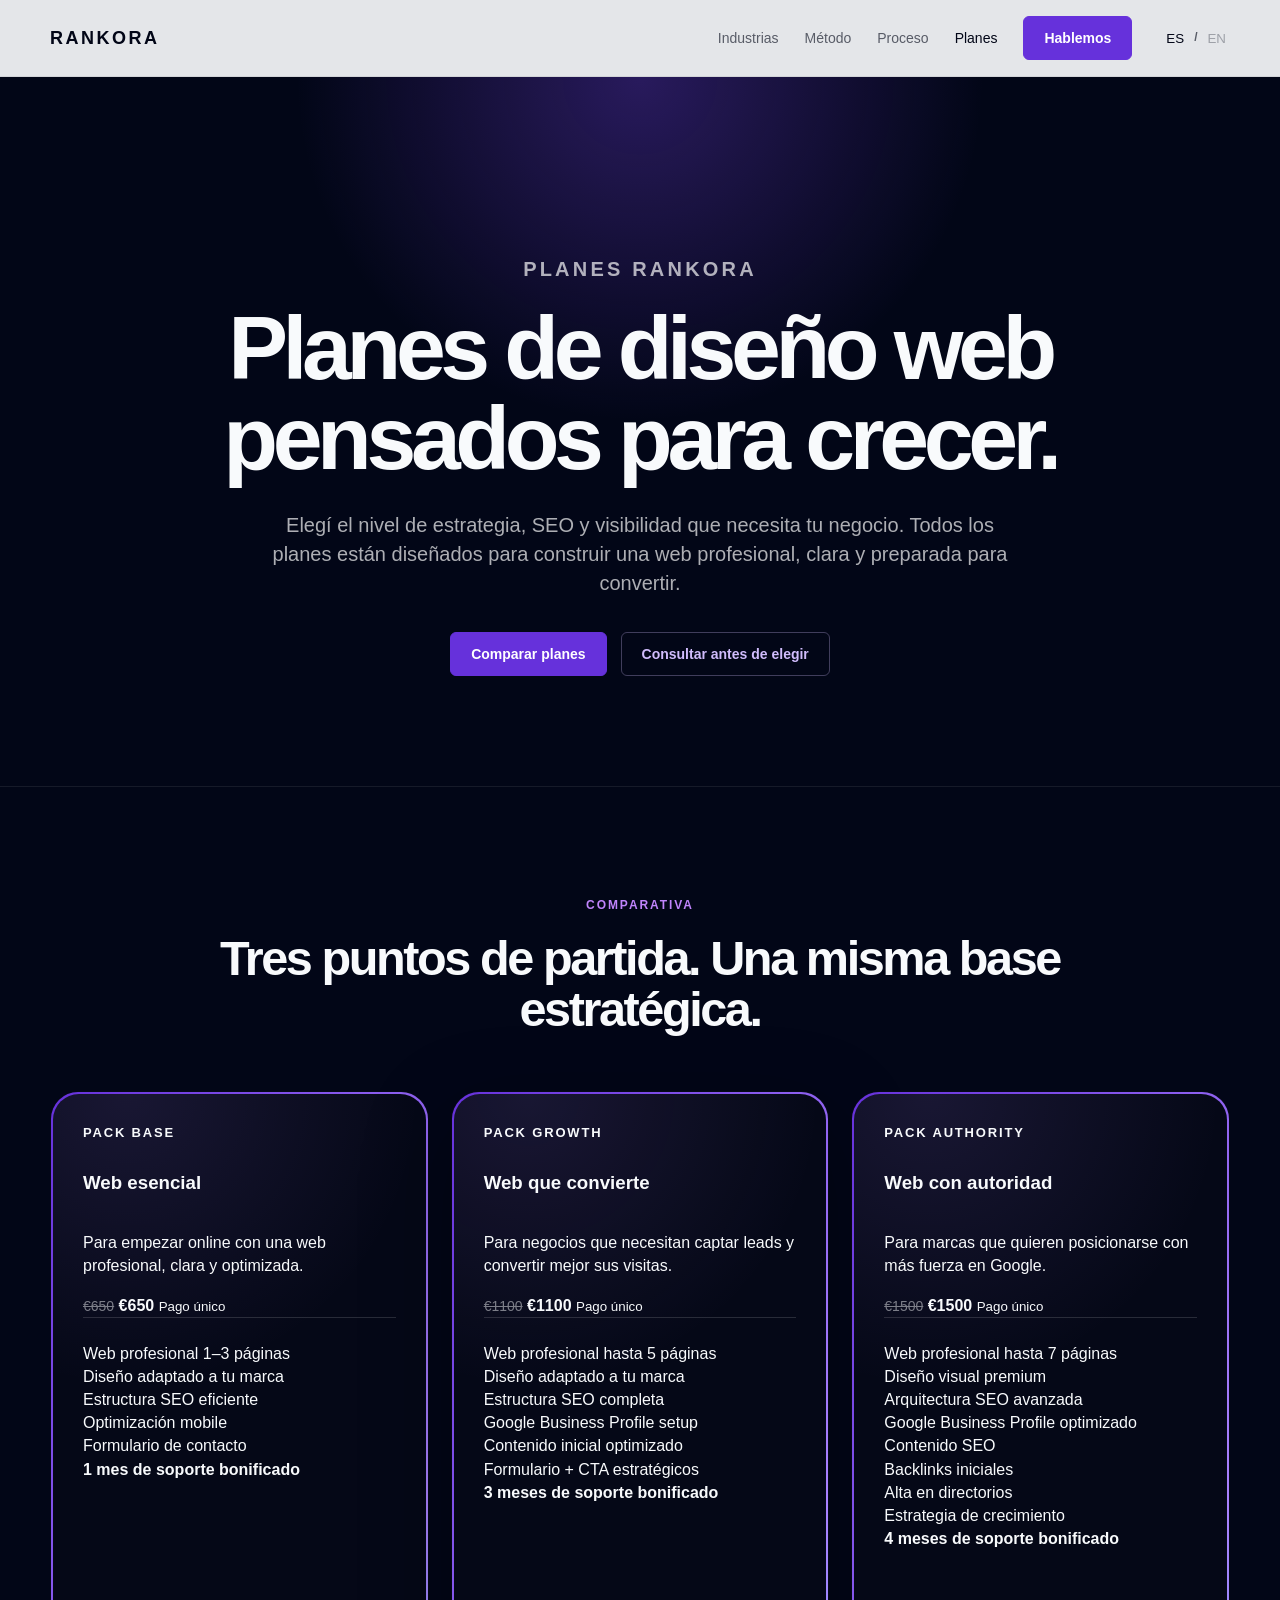
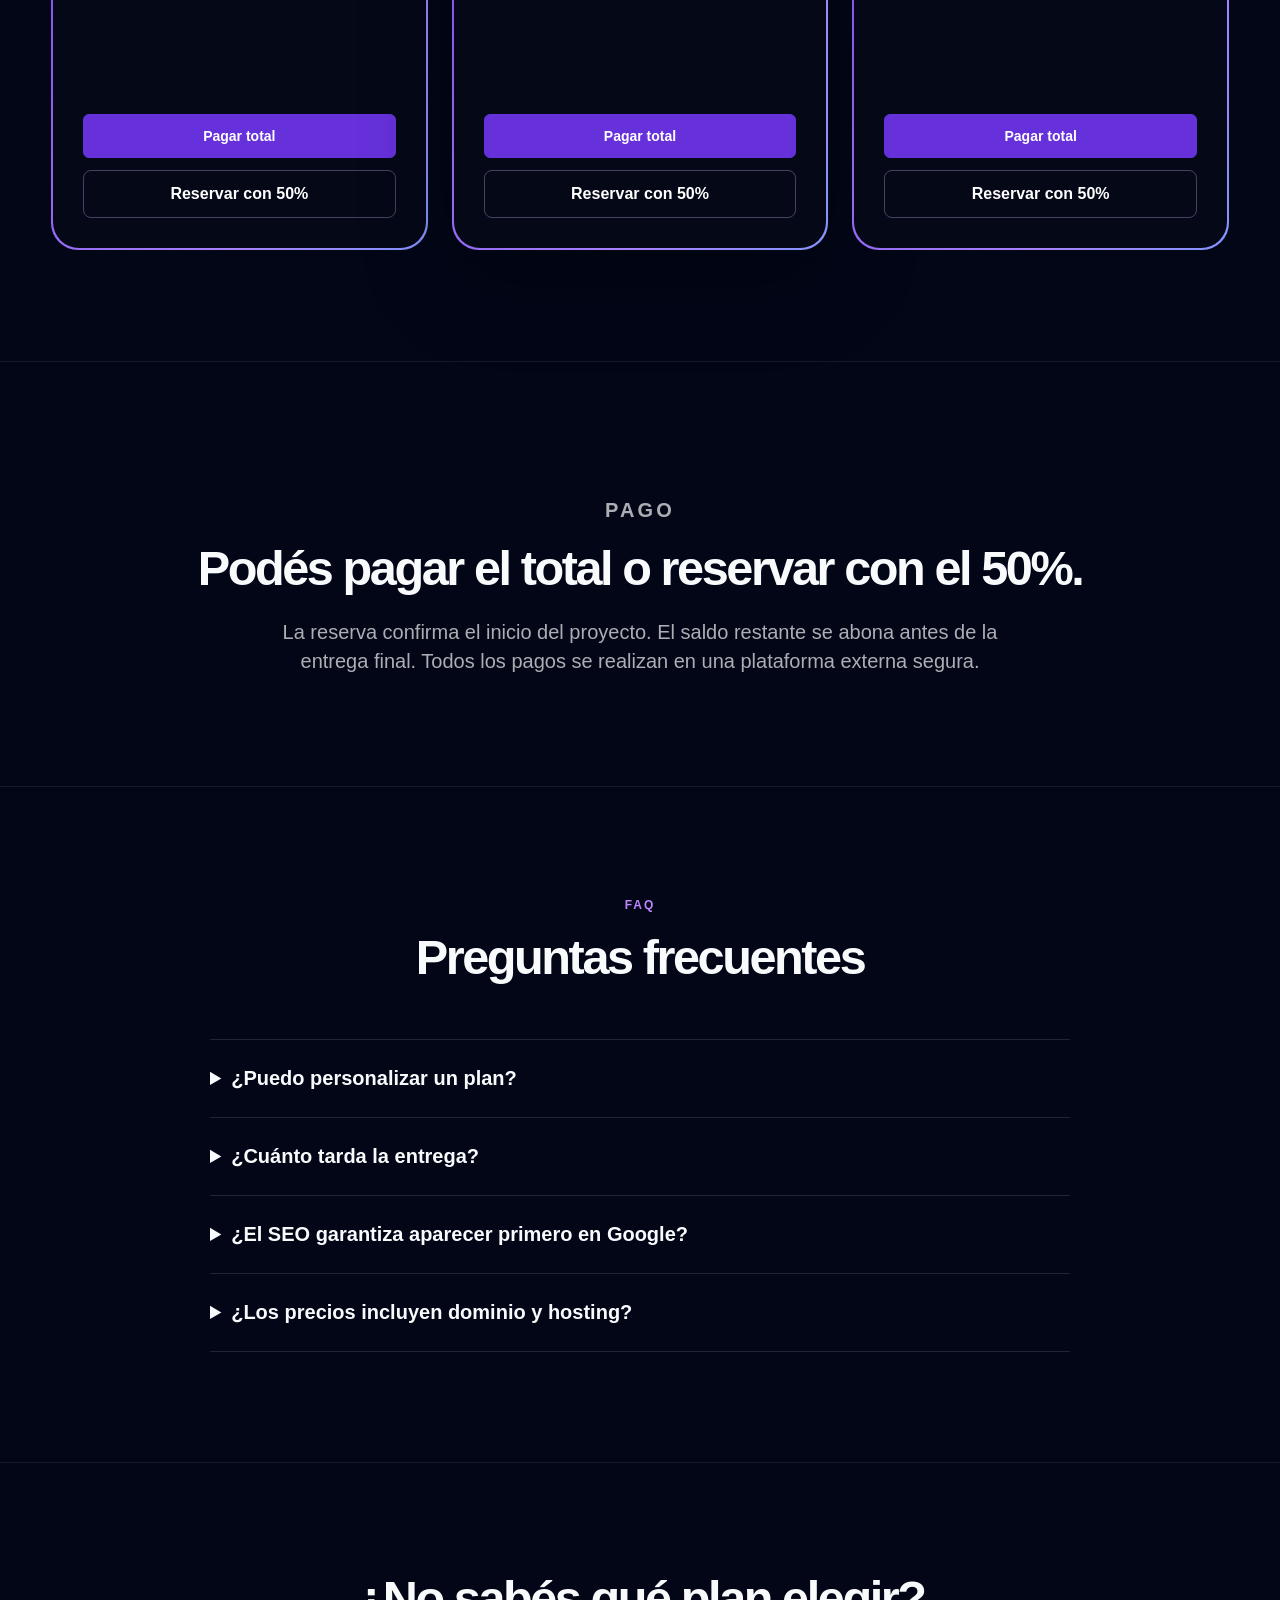
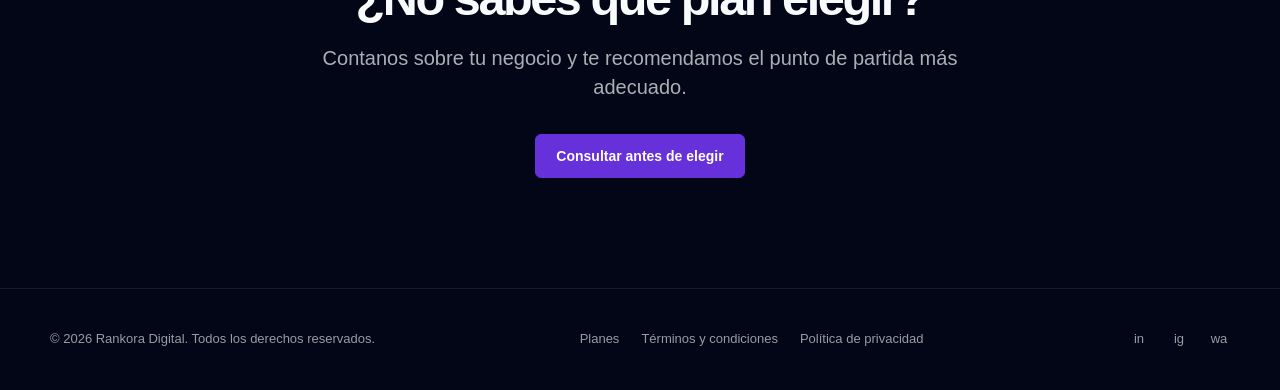
<file: planes.html>
<!DOCTYPE html>
<html lang="es">
<head>
  <meta charset="UTF-8" />
  <meta name="viewport" content="width=device-width, initial-scale=1.0" />

  <title>Planes de diseño web SEO | Rankora Digital</title>
  <meta name="description" content="Conocé los planes de diseño web estratégico de Rankora: sitios optimizados para SEO, conversión y crecimiento digital. Elegí entre Pack Base, Growth o Authority.">

  <link rel="stylesheet" href="/assets/css/home.css">
  <link rel="stylesheet" href="/assets/css/planes.css">
</head>

<body>

<header class="header">
  <nav class="nav container" aria-label="Navegación principal">
    <a href="/" class="logo">Rankora</a>

    <button class="nav-toggle" type="button" aria-label="Abrir menú" aria-expanded="false">
      <span></span>
      <span></span>
    </button>

    <div class="nav-links" data-nav-menu>
      <a href="/#industrias">
        <span data-i18n="es">Industrias</span>
        <span data-i18n="en" hidden>Industries</span>
      </a>

      <a href="/#metodo">
        <span data-i18n="es">Método</span>
        <span data-i18n="en" hidden>Method</span>
      </a>

      <a href="/#proceso">
        <span data-i18n="es">Proceso</span>
        <span data-i18n="en" hidden>Process</span>
      </a>

      <a href="/planes.html" class="nav-link-highlight">
        <span data-i18n="es">Planes</span>
        <span data-i18n="en" hidden>Plans</span>
      </a>

      <a href="/#contacto" class="btn">
        <span data-i18n="es">Hablemos</span>
        <span data-i18n="en" hidden>Let's talk</span>
      </a>

      <div class="lang-switch" aria-label="Cambiar idioma">
        <button type="button" data-lang="es" class="is-active">ES</button>
        <span>/</span>
        <button type="button" data-lang="en">EN</button>
      </div>
    </div>
  </nav>
</header>

<main>

<section class="plans-page-hero">
  <div class="container">
    <p class="section-label">
      <span data-i18n="es">Planes Rankora</span>
      <span data-i18n="en" hidden>Rankora Plans</span>
    </p>

    <h1>
      <span data-i18n="es">Planes de diseño web pensados para crecer.</span>
      <span data-i18n="en" hidden>Website plans built for growth.</span>
    </h1>

    <p>
      <span data-i18n="es">Elegí el nivel de estrategia, SEO y visibilidad que necesita tu negocio. Todos los planes están diseñados para construir una web profesional, clara y preparada para convertir.</span>
      <span data-i18n="en" hidden>Choose the level of strategy, SEO, and visibility your business needs. Every plan is built to create a clear, professional website designed to convert.</span>
    </p>

    <div class="plans-page-hero__actions">
      <a href="#comparativa" class="btn">
        <span data-i18n="es">Comparar planes</span>
        <span data-i18n="en" hidden>Compare plans</span>
      </a>

      <a href="/#contacto" class="btn btn--ghost">
        <span data-i18n="es">Consultar antes de elegir</span>
        <span data-i18n="en" hidden>Ask before choosing</span>
      </a>
    </div>
  </div>
</section>

<section class="plans-page-section" id="comparativa">
  <div class="container">
    <div class="plans-page-head">
      <p class="section-label">
        <span data-i18n="es">Comparativa</span>
        <span data-i18n="en" hidden>Comparison</span>
      </p>

      <h2>
        <span data-i18n="es">Tres puntos de partida. Una misma base estratégica.</span>
        <span data-i18n="en" hidden>Three starting points. One strategic foundation.</span>
      </h2>
    </div>

    <div class="plans-page-grid">

      <article class="plans-page-card">
        <p class="plan-tag">Pack Base</p>
        <h3>Web esencial</h3>
        <p>Para empezar online con una web profesional, clara y optimizada.</p>

        <div class="plans-page-price">
          <span class="plan-price-old">€650</span>
          <strong>€650</strong>
          <small>Pago único</small>
        </div>

        <ul>
          <li>Web profesional 1–3 páginas</li>
          <li>Diseño adaptado a tu marca</li>
          <li>Estructura SEO eficiente</li>
          <li>Optimización mobile</li>
          <li>Formulario de contacto</li>
          <li><strong>1 mes de soporte bonificado</strong></li>
        </ul>

        <div class="plans-page-actions">
          <a href="#" class="btn">Pagar total</a>
          <a href="#" class="plans-page-secondary">Reservar con 50%</a>
        </div>
      </article>

      <article class="plans-page-card plans-page-card--featured">
        <p class="plan-tag">Pack Growth</p>
        <h3>Web que convierte</h3>
        <p>Para negocios que necesitan captar leads y convertir mejor sus visitas.</p>

        <div class="plans-page-price">
          <span class="plan-price-old">€1100</span>
          <strong>€1100</strong>
          <small>Pago único</small>
        </div>

        <ul>
          <li>Web profesional hasta 5 páginas</li>
          <li>Diseño adaptado a tu marca</li>
          <li>Estructura SEO completa</li>
          <li>Google Business Profile setup</li>
          <li>Contenido inicial optimizado</li>
          <li>Formulario + CTA estratégicos</li>
          <li><strong>3 meses de soporte bonificado</strong></li>
        </ul>

        <div class="plans-page-actions">
          <a href="#" class="btn">Pagar total</a>
          <a href="#" class="plans-page-secondary">Reservar con 50%</a>
        </div>
      </article>

      <article class="plans-page-card">
        <p class="plan-tag">Pack Authority</p>
        <h3>Web con autoridad</h3>
        <p>Para marcas que quieren posicionarse con más fuerza en Google.</p>

        <div class="plans-page-price">
          <span class="plan-price-old">€1500</span>
          <strong>€1500</strong>
          <small>Pago único</small>
        </div>

        <ul>
          <li>Web profesional hasta 7 páginas</li>
          <li>Diseño visual premium</li>
          <li>Arquitectura SEO avanzada</li>
          <li>Google Business Profile optimizado</li>
          <li>Contenido SEO</li>
          <li>Backlinks iniciales</li>
          <li>Alta en directorios</li>
          <li>Estrategia de crecimiento</li>
          <li><strong>4 meses de soporte bonificado</strong></li>
        </ul>

        <div class="plans-page-actions">
          <a href="#" class="btn">Pagar total</a>
          <a href="#" class="plans-page-secondary">Reservar con 50%</a>
        </div>
      </article>

    </div>
  </div>
</section>

<section class="plans-page-section">
  <div class="container plans-payment">
    <p class="section-label">
      <span data-i18n="es">Pago</span>
      <span data-i18n="en" hidden>Payment</span>
    </p>

    <h2>
      <span data-i18n="es">Podés pagar el total o reservar con el 50%.</span>
      <span data-i18n="en" hidden>You can pay in full or reserve with 50%.</span>
    </h2>

    <p>
      <span data-i18n="es">La reserva confirma el inicio del proyecto. El saldo restante se abona antes de la entrega final. Todos los pagos se realizan en una plataforma externa segura.</span>
      <span data-i18n="en" hidden>The reservation confirms the start of the project. The remaining balance is paid before final delivery. All payments are handled through a secure external platform.</span>
    </p>
  </div>
</section>

<section class="plans-page-section">
  <div class="container">
    <div class="plans-page-head">
      <p class="section-label">FAQ</p>

      <h2>
        <span data-i18n="es">Preguntas frecuentes</span>
        <span data-i18n="en" hidden>Frequently asked questions</span>
      </h2>
    </div>

    <div class="plans-faq">
      <details>
        <summary>¿Puedo personalizar un plan?</summary>
        <p>Sí. Los planes son puntos de partida. Si necesitás algo más específico, podemos adaptar el alcance.</p>
      </details>

      <details>
        <summary>¿Cuánto tarda la entrega?</summary>
        <p>Depende del alcance, pero el objetivo de Rankora es trabajar con procesos ágiles y entregas claras.</p>
      </details>

      <details>
        <summary>¿El SEO garantiza aparecer primero en Google?</summary>
        <p>No. Nadie puede garantizar la primera posición. Lo que hacemos es construir una base técnica, estructural y estratégica para mejorar tus posibilidades de posicionamiento.</p>
      </details>

      <details>
        <summary>¿Los precios incluyen dominio y hosting?</summary>
        <p>No. Dominio, hosting, herramientas externas o licencias se presupuestan aparte si fueran necesarias.</p>
      </details>
    </div>
  </div>
</section>

<section class="plans-page-final">
  <div class="container">
    <h2>
      <span data-i18n="es">¿No sabés qué plan elegir?</span>
      <span data-i18n="en" hidden>Not sure which plan to choose?</span>
    </h2>

    <p>
      <span data-i18n="es">Contanos sobre tu negocio y te recomendamos el punto de partida más adecuado.</span>
      <span data-i18n="en" hidden>Tell us about your business and we’ll recommend the best starting point.</span>
    </p>

    <a href="/#contacto" class="btn">
      <span data-i18n="es">Consultar antes de elegir</span>
      <span data-i18n="en" hidden>Ask before choosing</span>
    </a>
  </div>
</section>

</main>

<footer class="footer">
  <div class="container footer-inner">
    <div class="footer-left">
      <p class="footer-copy">
        © 2026 Rankora Digital.
        <span data-i18n="es">Todos los derechos reservados.</span>
        <span data-i18n="en" hidden>All rights reserved.</span>
      </p>
    </div>

    <div class="footer-center">
      <a href="/planes.html">
        <span data-i18n="es">Planes</span>
        <span data-i18n="en" hidden>Plans</span>
      </a>

      <a href="/terminos.html">
        <span data-i18n="es">Términos y condiciones</span>
        <span data-i18n="en" hidden>Terms & Conditions</span>
      </a>

      <a href="/privacidad.html">
        <span data-i18n="es">Política de privacidad</span>
        <span data-i18n="en" hidden>Privacy Policy</span>
      </a>
    </div>

    <div class="footer-right">
      <a href="#" target="_blank" rel="noopener" aria-label="LinkedIn">in</a>
      <a href="#" target="_blank" rel="noopener" aria-label="Instagram">ig</a>
      <a href="#" target="_blank" rel="noopener" aria-label="WhatsApp">wa</a>
    </div>
  </div>
</footer>

<script>
  const buttons = document.querySelectorAll('.lang-switch button');
  const texts = document.querySelectorAll('[data-i18n]');

  function setLang(lang) {
    const activeButton = document.querySelector(`.lang-switch button[data-lang="${lang}"]`);
    if (!activeButton) return;

    buttons.forEach(button => button.classList.remove('is-active'));
    activeButton.classList.add('is-active');

    texts.forEach(el => {
      el.hidden = el.dataset.i18n !== lang;
    });

    document.documentElement.lang = lang;
    localStorage.setItem('rankoraLang', lang);
  }

  buttons.forEach(button => {
    button.addEventListener('click', () => setLang(button.dataset.lang));
  });

  setLang(localStorage.getItem('rankoraLang') || 'es');

  const navToggle = document.querySelector('.nav-toggle');
  const navMenu = document.querySelector('[data-nav-menu]');

  if (navToggle && navMenu) {
    navToggle.addEventListener('click', () => {
      const isOpen = navMenu.classList.toggle('is-open');
      navToggle.classList.toggle('is-open', isOpen);
      navToggle.setAttribute('aria-expanded', String(isOpen));
    });
  }
</script>

</body>
</html>
</file>
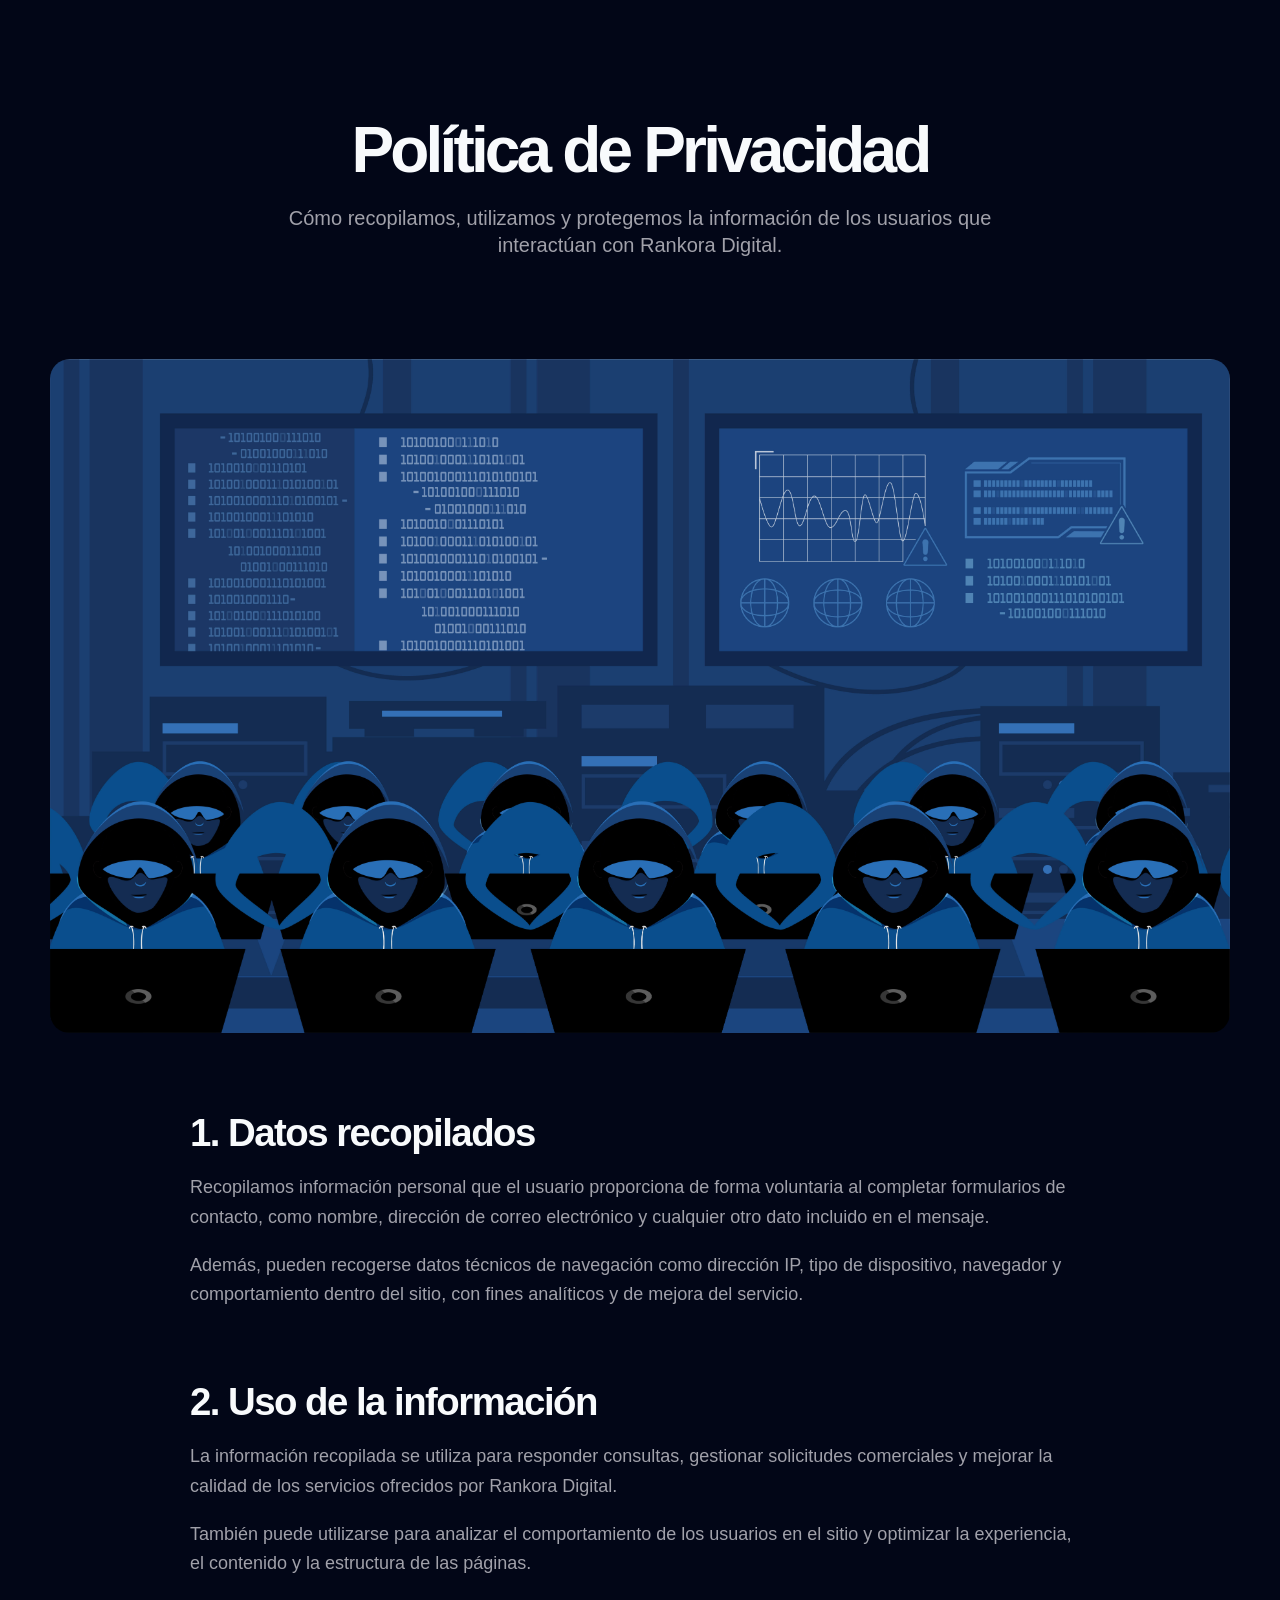
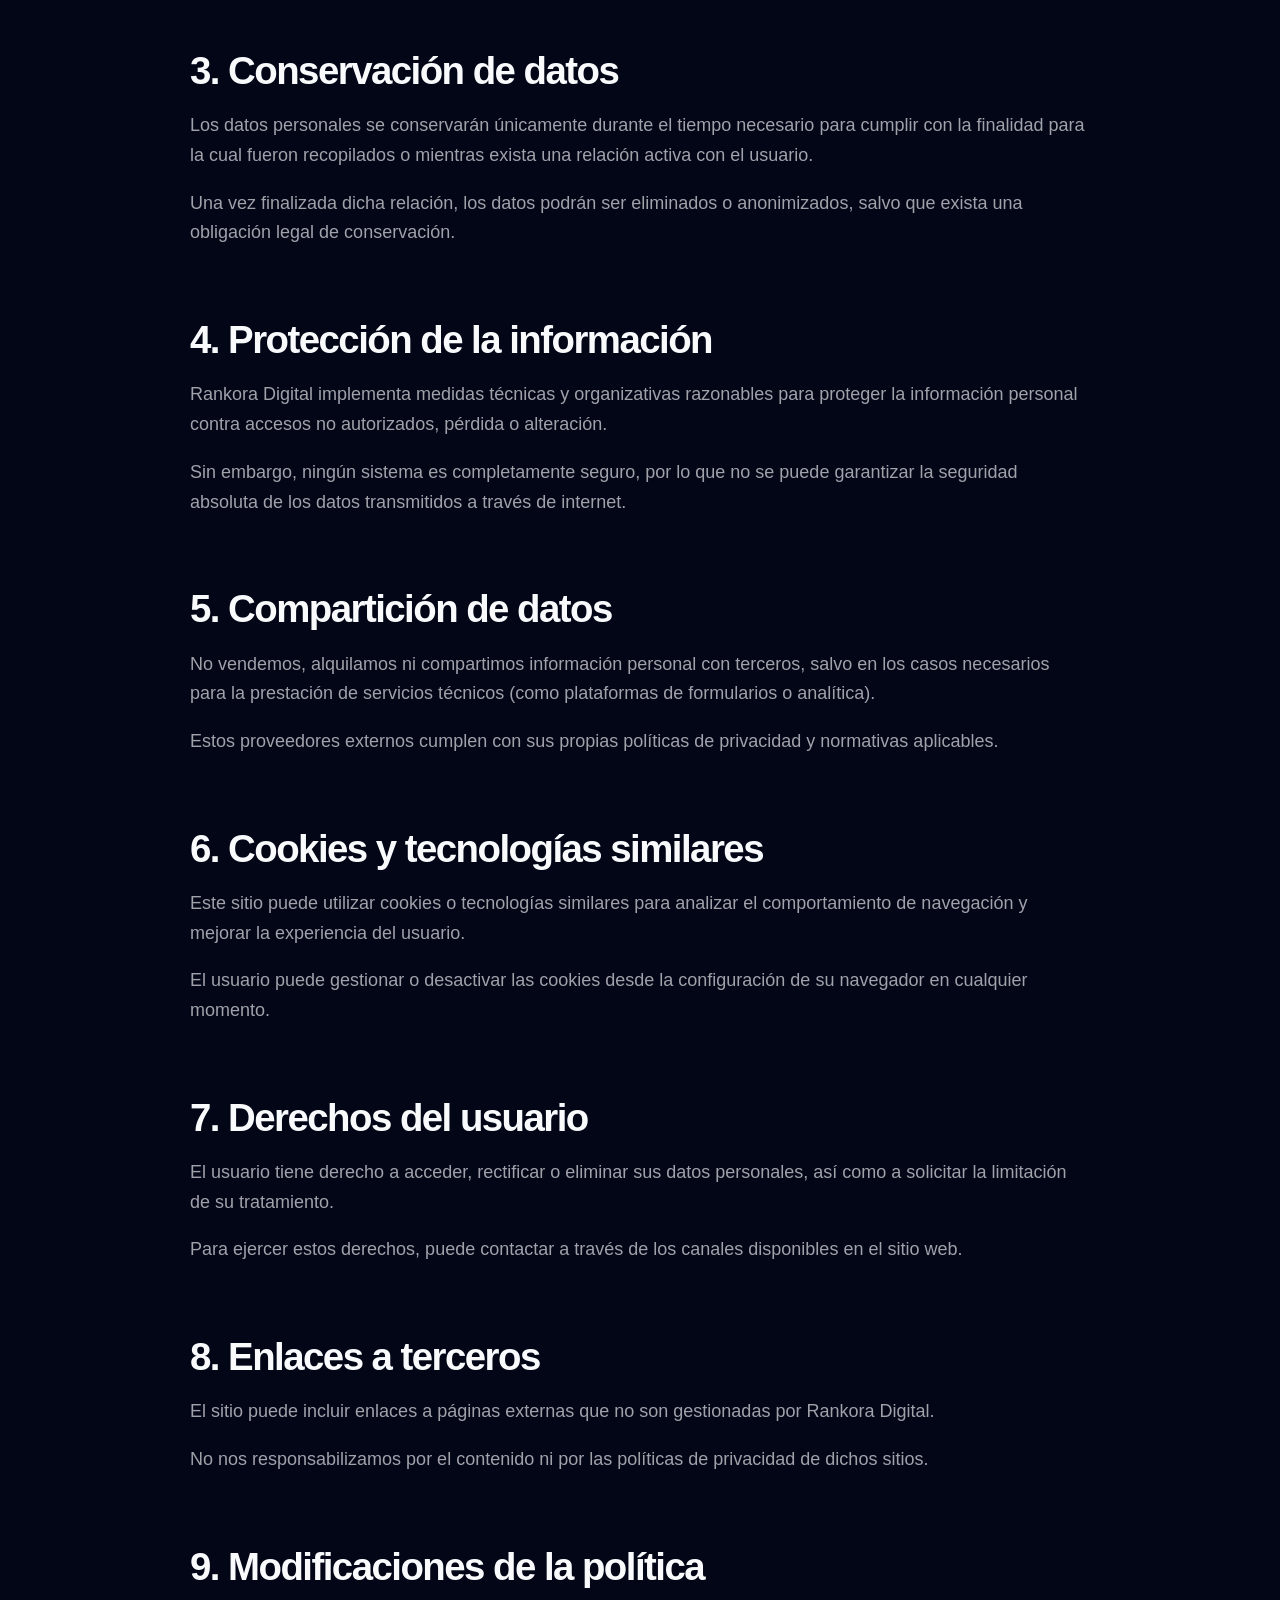
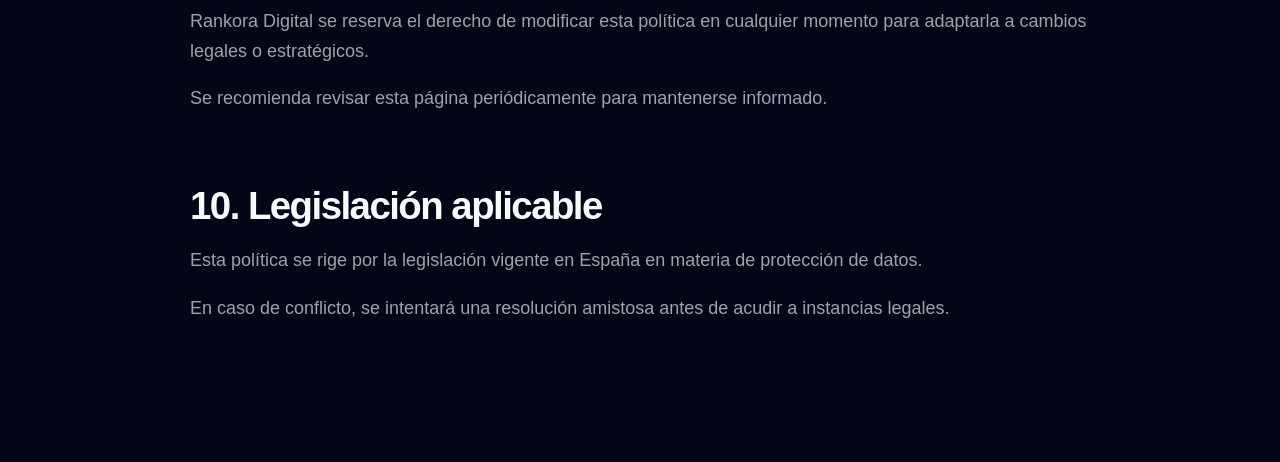
<file: privacidad.html>
<!DOCTYPE html>
<html lang="es">
<head>
  <meta charset="UTF-8" />
  <meta name="viewport" content="width=device-width, initial-scale=1.0"/>

  <title>Política de Privacidad | Rankora</title>
  <meta name="description" content="Política de privacidad de Rankora Digital."/>

  <link rel="stylesheet" href="/assets/css/home.css">

  <style>
  .legal-hero {
  text-align: center;
  padding: 120px 0 60px;
}

.legal-hero__inner {
  max-width: 1180px;
  margin: 0 auto;
}

.legal-title {
  font-size: clamp(42px, 5vw, 72px);
  line-height: 0.95;
  letter-spacing: -0.06em;
  margin: 0 auto;
  text-align: center;
}

.legal-sub {
  max-width: 720px;
  margin: 24px auto 0;
  color: var(--muted);
  font-size: 20px;
  line-height: 1.35;
}

.legal-image {
  margin: 40px auto 80px;
  border-radius: 20px;
  overflow: hidden;
}

.legal-image img {
  width: 100%;
  display: block;
}

.legal-content {
  max-width: 900px;
  margin: 0 auto;
  padding-bottom: 120px;
}

.legal-content h2 {
  font-size: clamp(28px, 3vw, 42px);
  line-height: 1.05;
  letter-spacing: -0.04em;
  margin: 72px 0 20px;
}

.legal-content p {
  color: var(--muted);
  margin: 0 0 18px;
  font-size: 18px;
  line-height: 1.65;
}
  </style>
</head>

<body>

<main>

<section class="legal-hero">
  <div class="container legal-hero__inner">
    <h1 class="legal-title">Política de Privacidad</h1>
    <p class="legal-sub">
      Cómo recopilamos, utilizamos y protegemos la información de los usuarios que interactúan con Rankora Digital.
    </p>
  </div>
</section>

<div class="container legal-image">
  <img 
    src="/assets/img/politica-privacidad-web-rankora-espana.jpg" 
    alt="Política de privacidad Rankora"
  >
</div>

<section class="legal-content container">

<h2>1. Datos recopilados</h2>
<p>
Recopilamos información personal que el usuario proporciona de forma voluntaria al completar formularios de contacto, como nombre, dirección de correo electrónico y cualquier otro dato incluido en el mensaje.
</p>
<p>
Además, pueden recogerse datos técnicos de navegación como dirección IP, tipo de dispositivo, navegador y comportamiento dentro del sitio, con fines analíticos y de mejora del servicio.
</p>

<h2>2. Uso de la información</h2>
<p>
La información recopilada se utiliza para responder consultas, gestionar solicitudes comerciales y mejorar la calidad de los servicios ofrecidos por Rankora Digital.
</p>
<p>
También puede utilizarse para analizar el comportamiento de los usuarios en el sitio y optimizar la experiencia, el contenido y la estructura de las páginas.
</p>

<h2>3. Conservación de datos</h2>
<p>
Los datos personales se conservarán únicamente durante el tiempo necesario para cumplir con la finalidad para la cual fueron recopilados o mientras exista una relación activa con el usuario.
</p>
<p>
Una vez finalizada dicha relación, los datos podrán ser eliminados o anonimizados, salvo que exista una obligación legal de conservación.
</p>

<h2>4. Protección de la información</h2>
<p>
Rankora Digital implementa medidas técnicas y organizativas razonables para proteger la información personal contra accesos no autorizados, pérdida o alteración.
</p>
<p>
Sin embargo, ningún sistema es completamente seguro, por lo que no se puede garantizar la seguridad absoluta de los datos transmitidos a través de internet.
</p>

<h2>5. Compartición de datos</h2>
<p>
No vendemos, alquilamos ni compartimos información personal con terceros, salvo en los casos necesarios para la prestación de servicios técnicos (como plataformas de formularios o analítica).
</p>
<p>
Estos proveedores externos cumplen con sus propias políticas de privacidad y normativas aplicables.
</p>

<h2>6. Cookies y tecnologías similares</h2>
<p>
Este sitio puede utilizar cookies o tecnologías similares para analizar el comportamiento de navegación y mejorar la experiencia del usuario.
</p>
<p>
El usuario puede gestionar o desactivar las cookies desde la configuración de su navegador en cualquier momento.
</p>

<h2>7. Derechos del usuario</h2>
<p>
El usuario tiene derecho a acceder, rectificar o eliminar sus datos personales, así como a solicitar la limitación de su tratamiento.
</p>
<p>
Para ejercer estos derechos, puede contactar a través de los canales disponibles en el sitio web.
</p>

<h2>8. Enlaces a terceros</h2>
<p>
El sitio puede incluir enlaces a páginas externas que no son gestionadas por Rankora Digital.
</p>
<p>
No nos responsabilizamos por el contenido ni por las políticas de privacidad de dichos sitios.
</p>

<h2>9. Modificaciones de la política</h2>
<p>
Rankora Digital se reserva el derecho de modificar esta política en cualquier momento para adaptarla a cambios legales o estratégicos.
</p>
<p>
Se recomienda revisar esta página periódicamente para mantenerse informado.
</p>

<h2>10. Legislación aplicable</h2>
<p>
Esta política se rige por la legislación vigente en España en materia de protección de datos.
</p>
<p>
En caso de conflicto, se intentará una resolución amistosa antes de acudir a instancias legales.
</p>

</section>

</main>

</body>
</html>
</file>
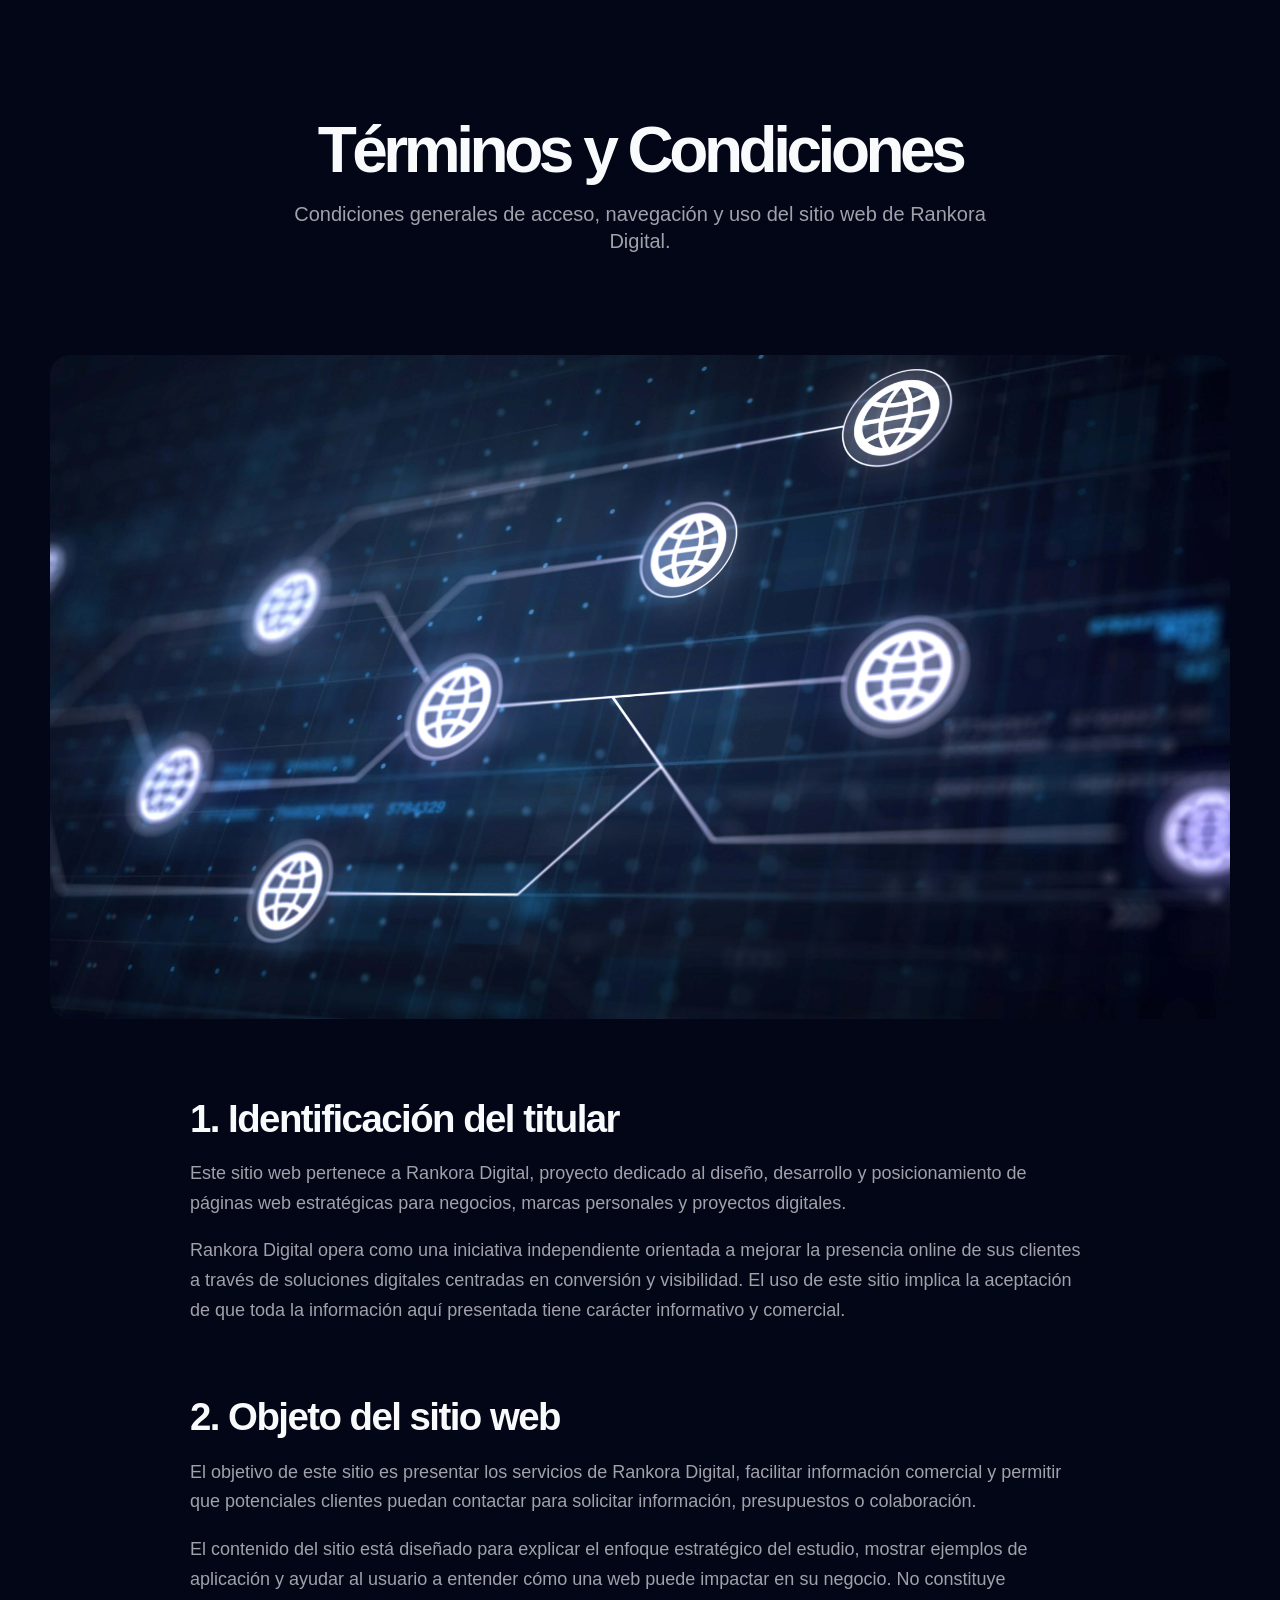
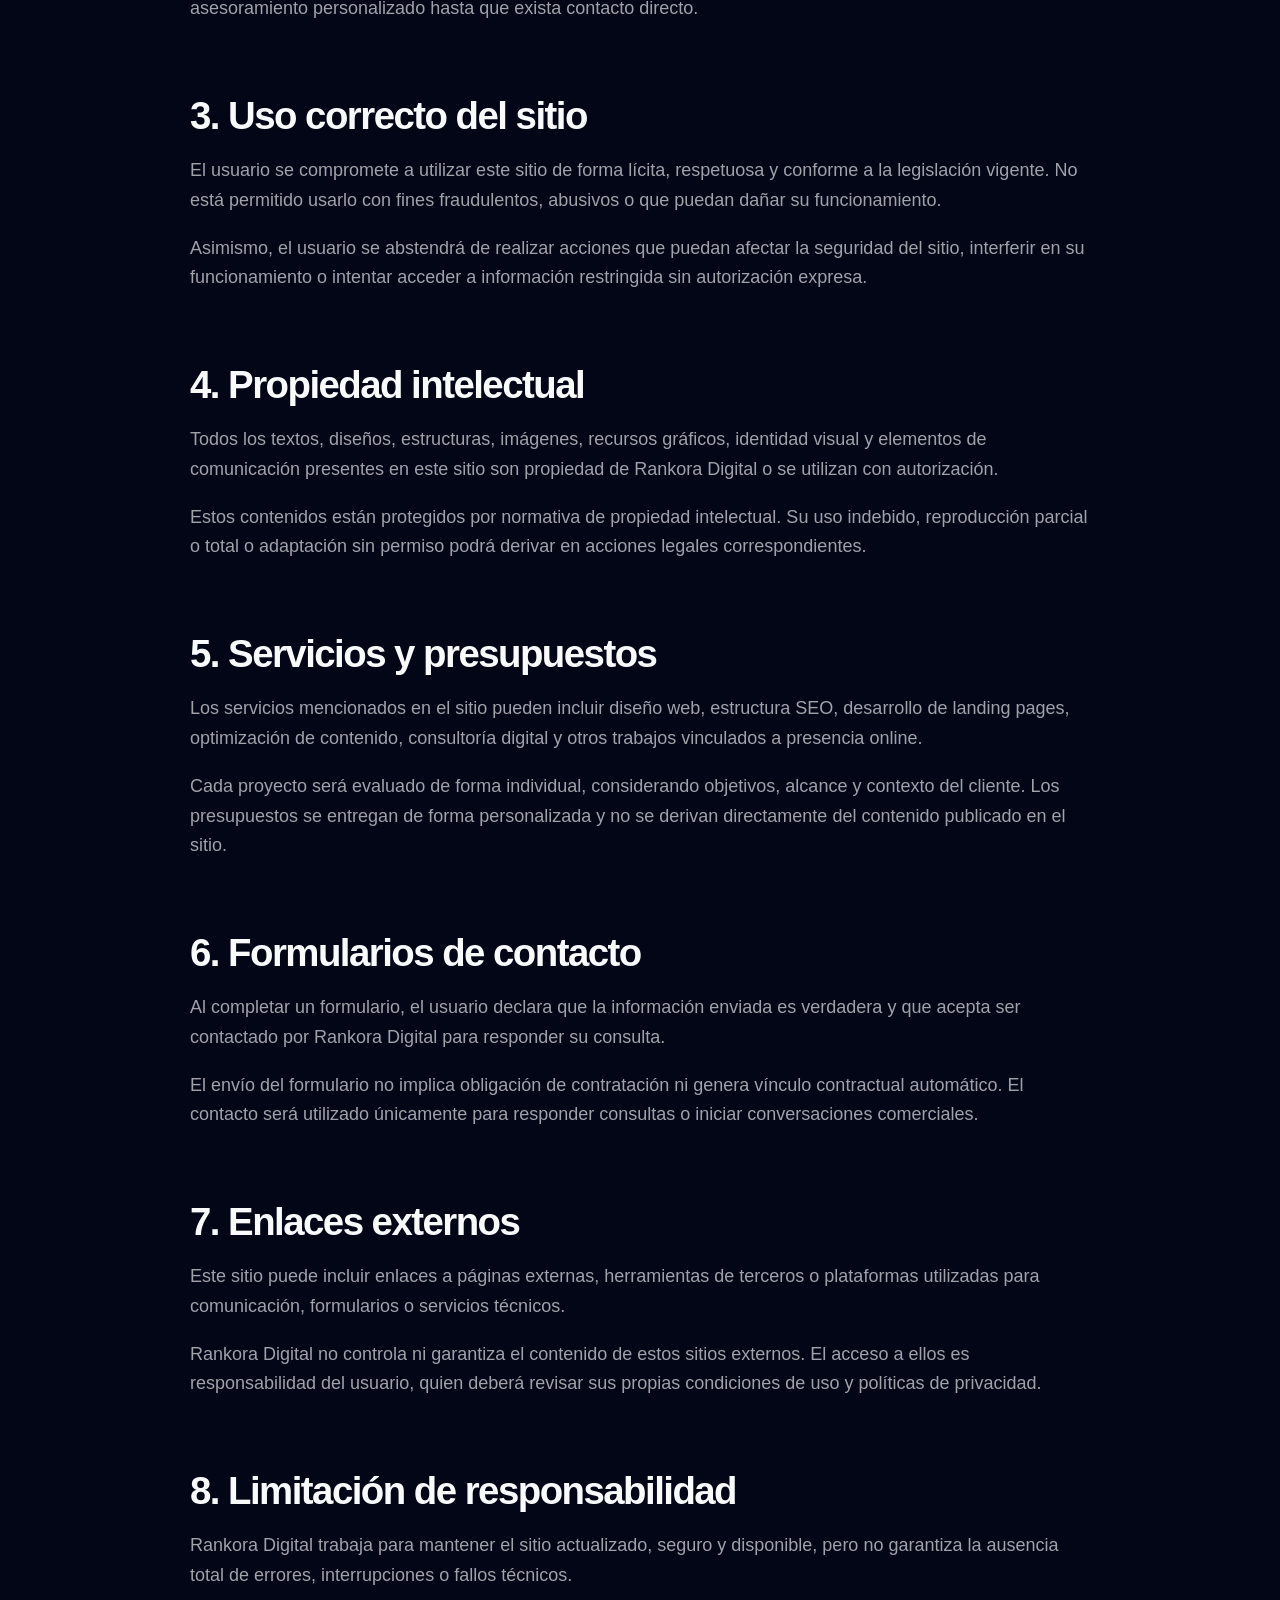
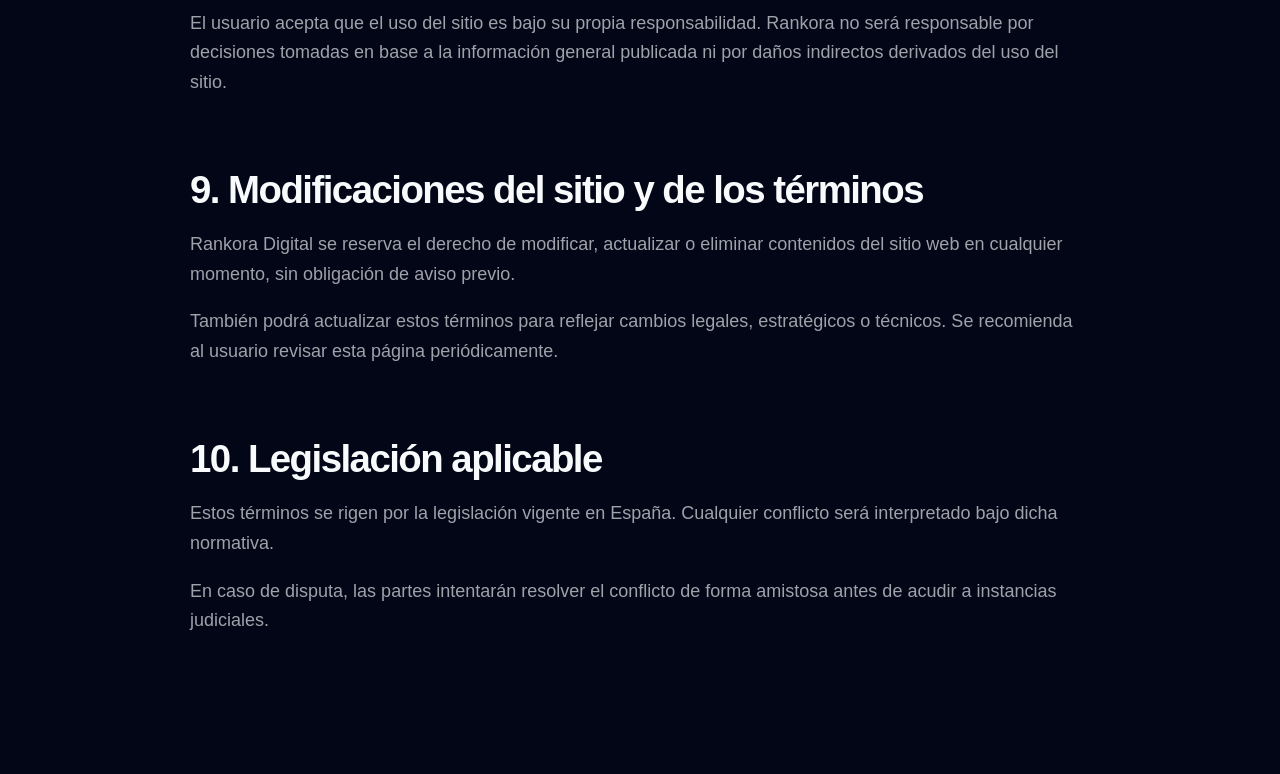
<file: terminos.html>
<!DOCTYPE html>
<html lang="es">
<head>
  <meta charset="UTF-8" />
  <meta name="viewport" content="width=device-width, initial-scale=1.0" />

  <title>Términos y Condiciones | Rankora</title>
  <meta name="description" content="Términos y condiciones de uso de Rankora Digital." />

  <link rel="stylesheet" href="/assets/css/home.css">

  <style>
    .legal-hero {
      text-align: center;
      padding: 120px 0 60px;
    }

    .legal-hero__inner {
      max-width: 1180px;
      margin: 0 auto;
    }

    .legal-hero h1 {
      margin: 0;
    }

    .legal-hero p {
      margin-top: 20px;
    }

    .legal-title {
      font-size: clamp(42px, 5vw, 72px);
      line-height: 0.95;
      letter-spacing: -0.07em;
      margin: 0;
      white-space: nowrap;
      max-width: 100%;
      text-align: center;
    }

    .legal-sub {
      max-width: 720px;
      margin: 24px auto 0;
      color: var(--muted);
      font-size: 20px;
      line-height: 1.35;
    }

    .legal-image {
      margin: 40px auto 80px;
      border-radius: 20px;
      overflow: hidden;
    }

    .legal-image img {
      width: 100%;
      display: block;
    }

    .legal-content {
      max-width: 900px;
      margin: 0 auto;
      padding-bottom: 120px;
    }

    .legal-content h2 {
      font-size: clamp(28px, 3vw, 42px);
      line-height: 1.05;
      letter-spacing: -0.04em;
      margin: 72px 0 20px;
    }

    .legal-content p {
      color: var(--muted);
      margin: 0 0 18px;
      font-size: 18px;
      line-height: 1.65;
    }

    @media (max-width: 760px) {
      .legal-title {
        white-space: normal;
        font-size: clamp(48px, 15vw, 72px);
      }

      .legal-hero {
        padding: 90px 0 40px;
      }

      .legal-sub {
        font-size: 18px;
      }

      .legal-content p {
        font-size: 16px;
      }
    }
  </style>
</head>

<body>

<main>

<section class="legal-hero">
  <div class="container legal-hero__inner">
    <h1 class="legal-title">Términos y Condiciones</h1>
    <p class="legal-sub">
      Condiciones generales de acceso, navegación y uso del sitio web de Rankora Digital.
    </p>
  </div>
</section>

  <div class="container legal-image">
    <img 
      src="/assets/img/terminos-condiciones-web-rankora-espana.jpg" 
      alt="Términos y condiciones de Rankora Digital"
    >
  </div>

<section class="legal-content container">

<h2>1. Identificación del titular</h2>
<p>
Este sitio web pertenece a Rankora Digital, proyecto dedicado al diseño, desarrollo y posicionamiento de páginas web estratégicas para negocios, marcas personales y proyectos digitales.
</p>
<p>
Rankora Digital opera como una iniciativa independiente orientada a mejorar la presencia online de sus clientes a través de soluciones digitales centradas en conversión y visibilidad. El uso de este sitio implica la aceptación de que toda la información aquí presentada tiene carácter informativo y comercial.
</p>

<h2>2. Objeto del sitio web</h2>
<p>
El objetivo de este sitio es presentar los servicios de Rankora Digital, facilitar información comercial y permitir que potenciales clientes puedan contactar para solicitar información, presupuestos o colaboración.
</p>
<p>
El contenido del sitio está diseñado para explicar el enfoque estratégico del estudio, mostrar ejemplos de aplicación y ayudar al usuario a entender cómo una web puede impactar en su negocio. No constituye asesoramiento personalizado hasta que exista contacto directo.
</p>

<h2>3. Uso correcto del sitio</h2>
<p>
El usuario se compromete a utilizar este sitio de forma lícita, respetuosa y conforme a la legislación vigente. No está permitido usarlo con fines fraudulentos, abusivos o que puedan dañar su funcionamiento.
</p>
<p>
Asimismo, el usuario se abstendrá de realizar acciones que puedan afectar la seguridad del sitio, interferir en su funcionamiento o intentar acceder a información restringida sin autorización expresa.
</p>

<h2>4. Propiedad intelectual</h2>
<p>
Todos los textos, diseños, estructuras, imágenes, recursos gráficos, identidad visual y elementos de comunicación presentes en este sitio son propiedad de Rankora Digital o se utilizan con autorización.
</p>
<p>
Estos contenidos están protegidos por normativa de propiedad intelectual. Su uso indebido, reproducción parcial o total o adaptación sin permiso podrá derivar en acciones legales correspondientes.
</p>

<h2>5. Servicios y presupuestos</h2>
<p>
Los servicios mencionados en el sitio pueden incluir diseño web, estructura SEO, desarrollo de landing pages, optimización de contenido, consultoría digital y otros trabajos vinculados a presencia online.
</p>
<p>
Cada proyecto será evaluado de forma individual, considerando objetivos, alcance y contexto del cliente. Los presupuestos se entregan de forma personalizada y no se derivan directamente del contenido publicado en el sitio.
</p>

<h2>6. Formularios de contacto</h2>
<p>
Al completar un formulario, el usuario declara que la información enviada es verdadera y que acepta ser contactado por Rankora Digital para responder su consulta.
</p>
<p>
El envío del formulario no implica obligación de contratación ni genera vínculo contractual automático. El contacto será utilizado únicamente para responder consultas o iniciar conversaciones comerciales.
</p>

<h2>7. Enlaces externos</h2>
<p>
Este sitio puede incluir enlaces a páginas externas, herramientas de terceros o plataformas utilizadas para comunicación, formularios o servicios técnicos.
</p>
<p>
Rankora Digital no controla ni garantiza el contenido de estos sitios externos. El acceso a ellos es responsabilidad del usuario, quien deberá revisar sus propias condiciones de uso y políticas de privacidad.
</p>

<h2>8. Limitación de responsabilidad</h2>
<p>
Rankora Digital trabaja para mantener el sitio actualizado, seguro y disponible, pero no garantiza la ausencia total de errores, interrupciones o fallos técnicos.
</p>
<p>
El usuario acepta que el uso del sitio es bajo su propia responsabilidad. Rankora no será responsable por decisiones tomadas en base a la información general publicada ni por daños indirectos derivados del uso del sitio.
</p>

<h2>9. Modificaciones del sitio y de los términos</h2>
<p>
Rankora Digital se reserva el derecho de modificar, actualizar o eliminar contenidos del sitio web en cualquier momento, sin obligación de aviso previo.
</p>
<p>
También podrá actualizar estos términos para reflejar cambios legales, estratégicos o técnicos. Se recomienda al usuario revisar esta página periódicamente.
</p>

<h2>10. Legislación aplicable</h2>
<p>
Estos términos se rigen por la legislación vigente en España. Cualquier conflicto será interpretado bajo dicha normativa.
</p>
<p>
En caso de disputa, las partes intentarán resolver el conflicto de forma amistosa antes de acudir a instancias judiciales.
</p>

</section>

</main>

</body>
</html>
</file>
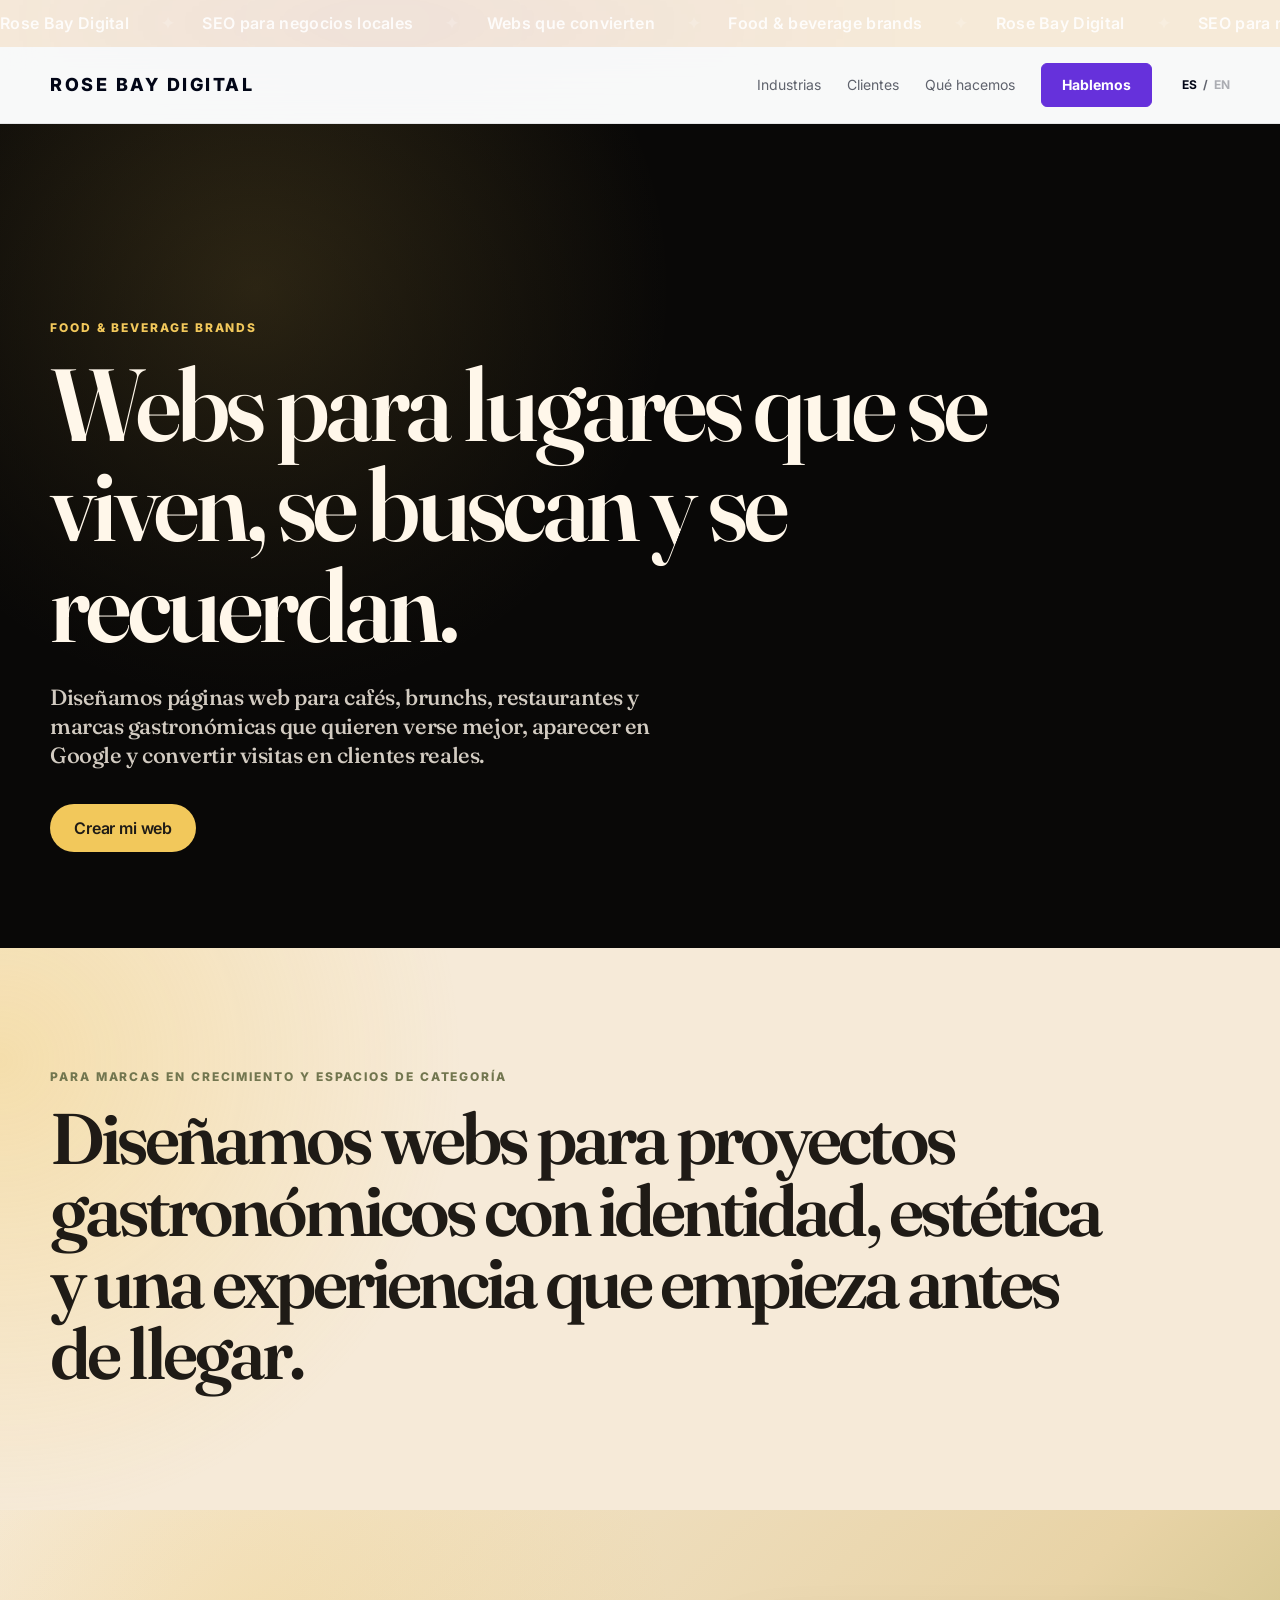
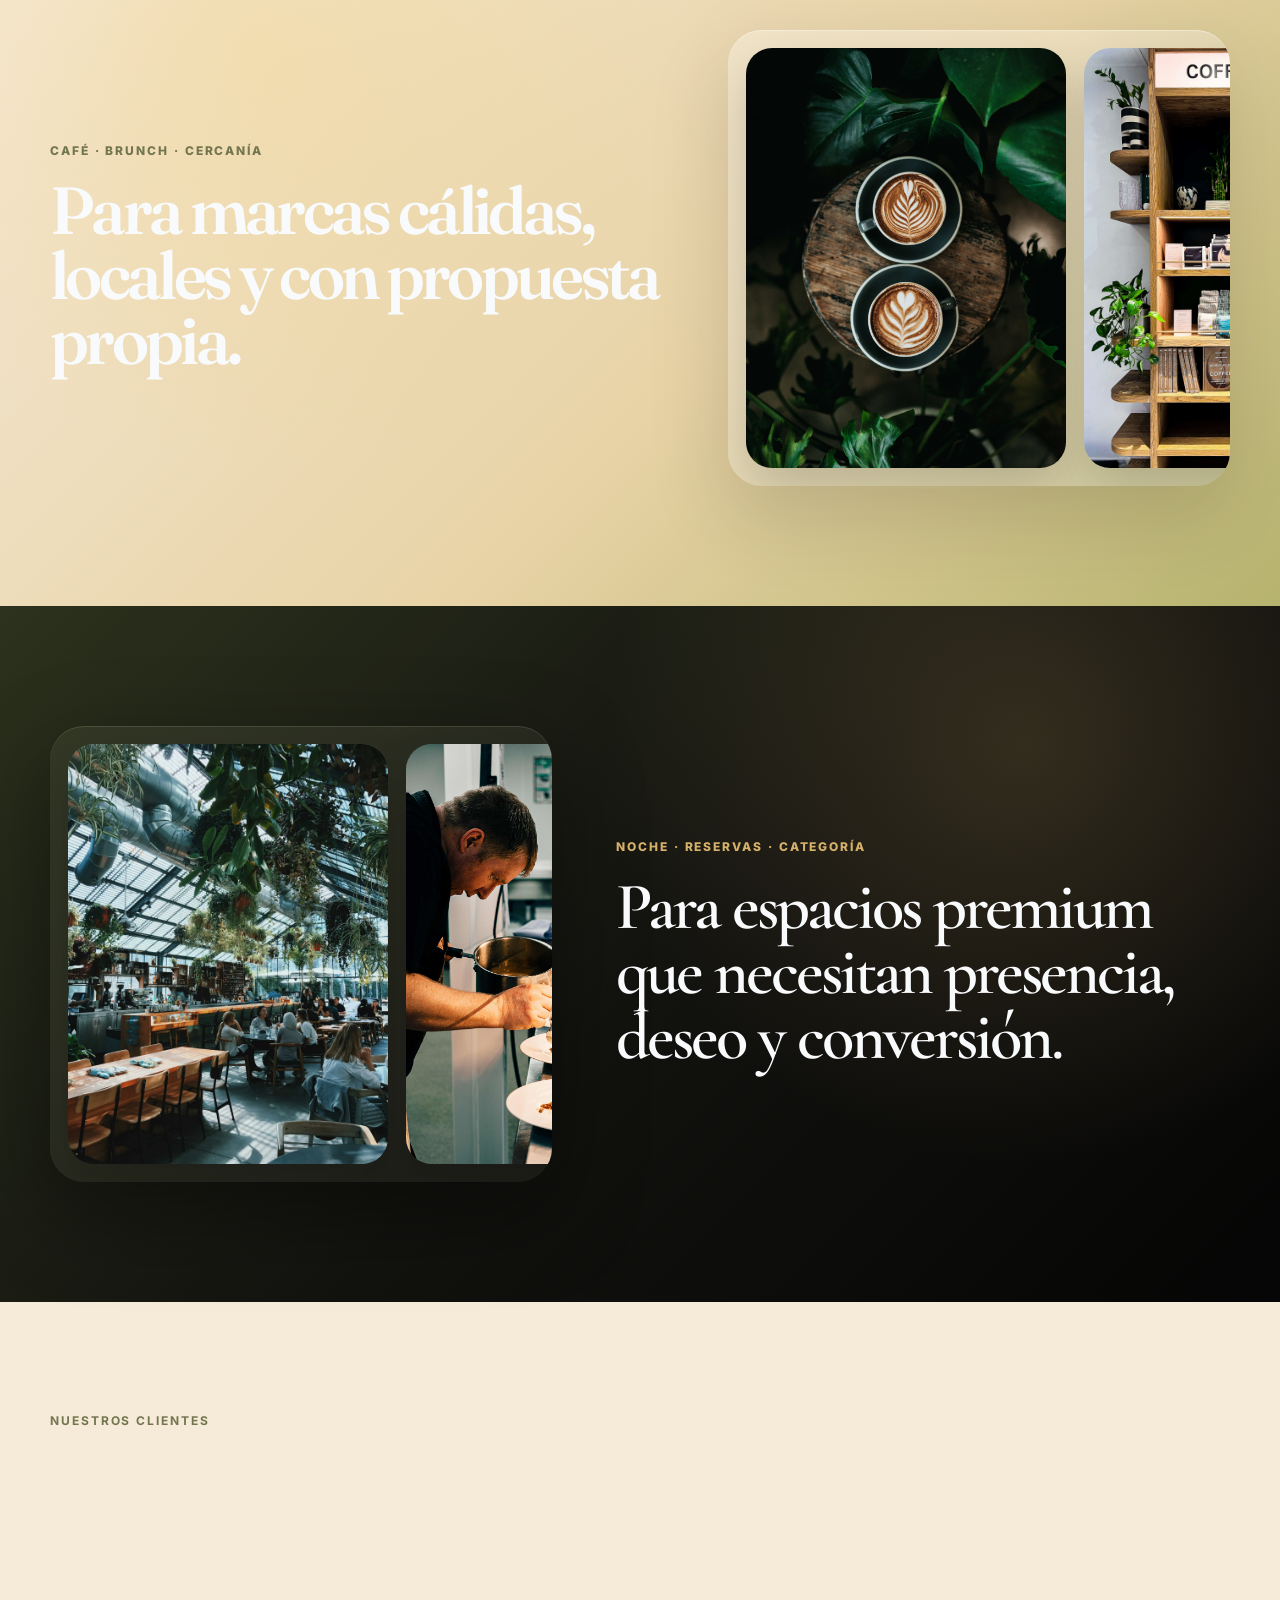
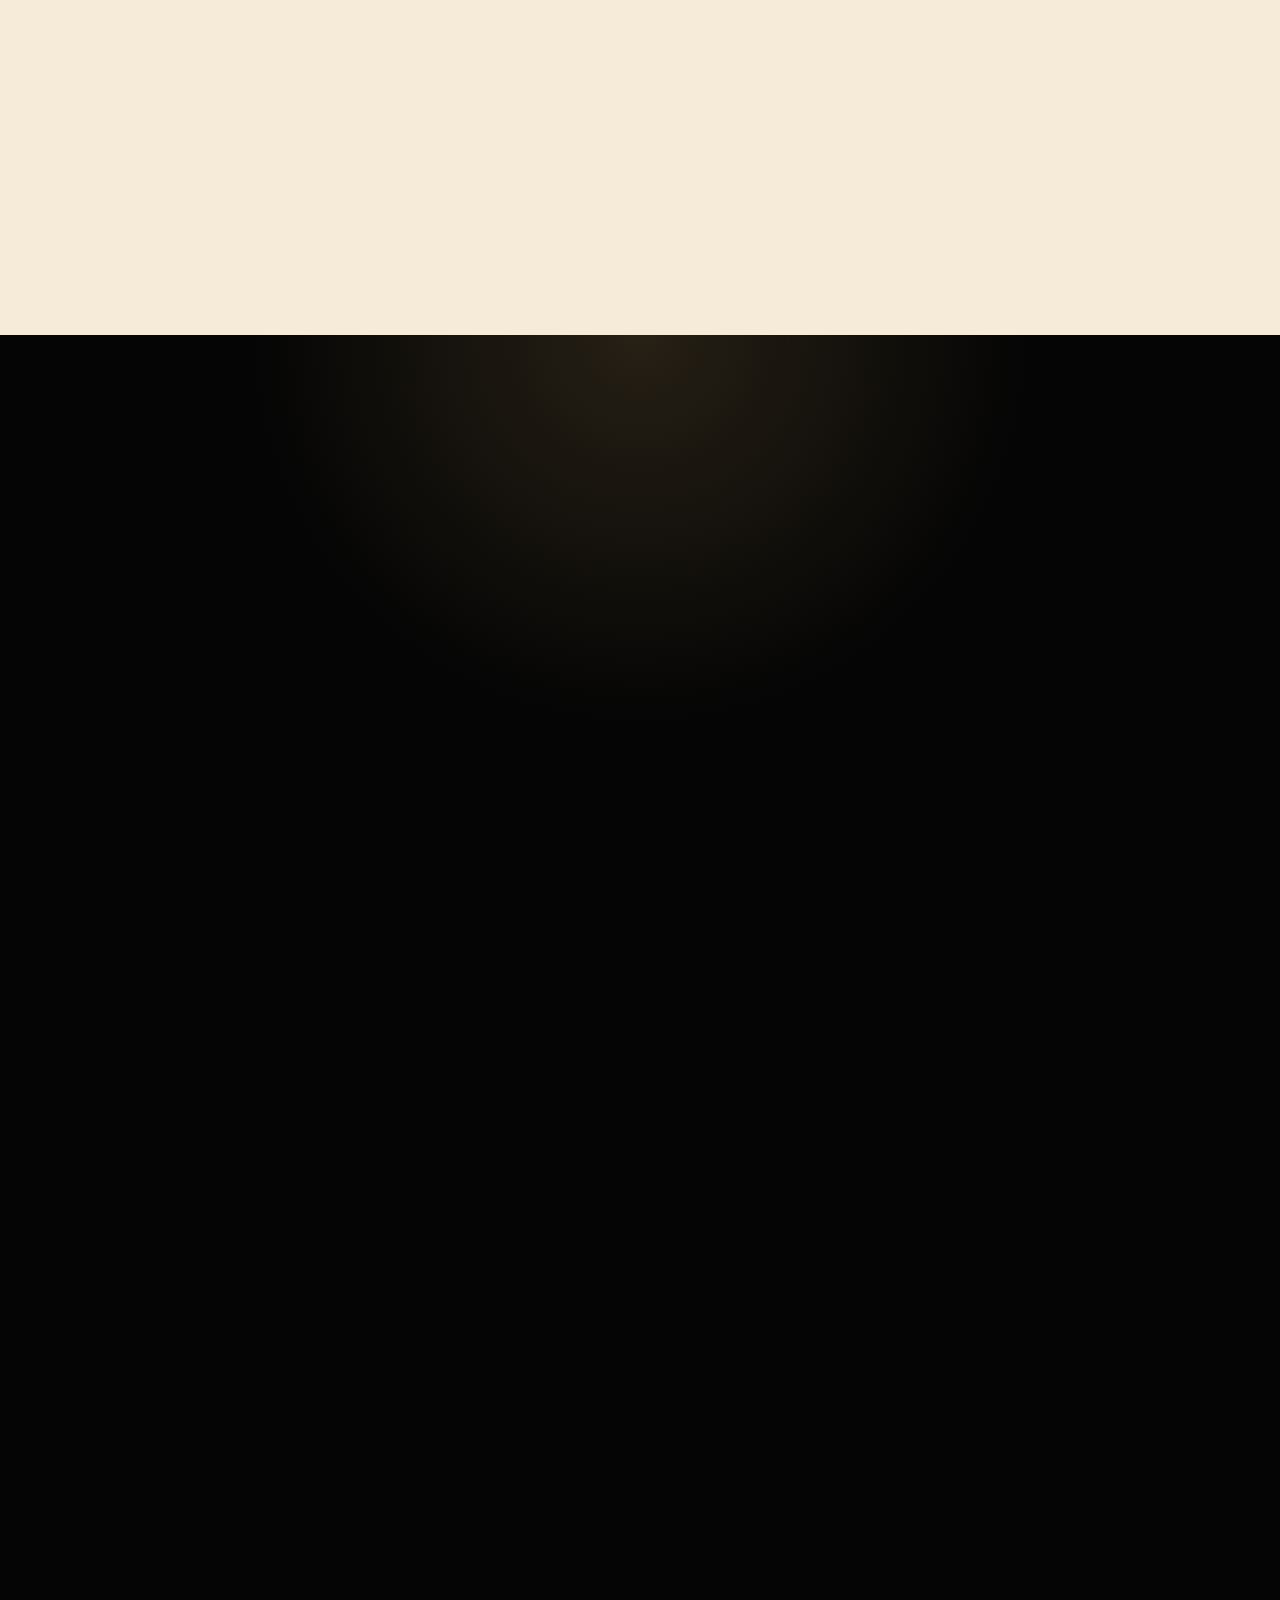
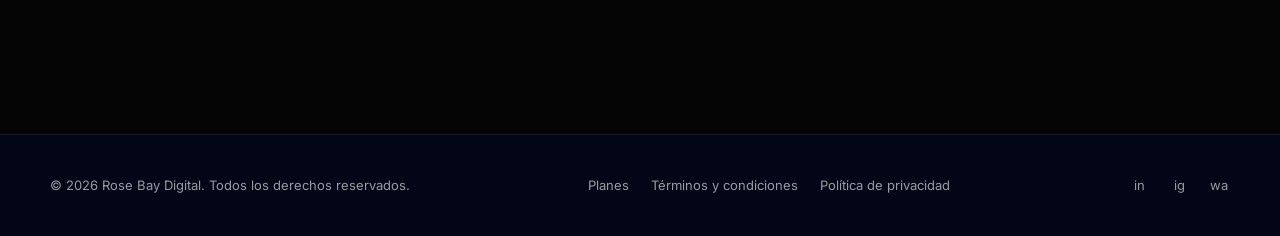
<file: web-cafe.html>
<!DOCTYPE html>
<html lang="es">
<head>
  <!-- =====================================================
       01. META / SEO
  ====================================================== -->
  <meta charset="UTF-8" />
  <meta name="viewport" content="width=device-width, initial-scale=1.0" />

  <title>Webs para food & beverage brands | Rose Bay Digital</title>
  <meta name="description" content="Diseñamos páginas web para cafés de especialidad, brunchs, panaderías, wine bars, restaurantes boutique y marcas gastronómicas que quieren destacar localmente." />

  <!-- =====================================================
       02. FONTS / CSS
  ====================================================== -->
  <link rel="preconnect" href="https://fonts.googleapis.com">
  <link rel="preconnect" href="https://fonts.gstatic.com" crossorigin>

  <link rel="stylesheet" href="/assets/css/home.css">
  <link rel="stylesheet" href="/assets/css/food-beverage.css">
</head>

<body class="fb-page">

  <!-- =====================================================
       03. TOP MARQUEE
  ====================================================== -->
  <a href="/planes.html#comparativa" class="rk-marquee rk-marquee--main" aria-label="Ver planes de Rose Bay Digital">
    <div class="rk-marquee__track">
      <div class="rk-marquee__group">
        <span>Rose Bay Digital</span>
        <span>SEO para negocios locales</span>
        <span>Webs que convierten</span>
        <span>Food & beverage brands</span>
        <span>Rose Bay Digital</span>
        <span>SEO para negocios locales</span>
        <span>Webs que convierten</span>
        <span>Food & beverage brands</span>
      </div>

      <div class="rk-marquee__group">
        <span>Rose Bay Digital</span>
        <span>SEO para negocios locales</span>
        <span>Webs que convierten</span>
        <span>Food & beverage brands</span>
        <span>Rose Bay Digital</span>
        <span>SEO para negocios locales</span>
        <span>Webs que convierten</span>
        <span>Food & beverage brands</span>
      </div>
    </div>
  </a>

  <!-- =====================================================
       04. HEADER
  ====================================================== -->
  <header class="header">
    <nav class="nav container" aria-label="Navegación principal">
      <a href="/" class="logo">Rose Bay Digital</a>

      <button class="nav-toggle" type="button" aria-label="Abrir menú" aria-expanded="false">
        <span></span>
        <span></span>
      </button>

      <div class="nav-links" data-nav-menu>
        <a href="/#industrias">Industrias</a>
        <a href="#lugares">Clientes</a>
        <a href="#hacemos">Qué hacemos</a>
        <a href="#contacto" class="btn">Hablemos</a>

        <div class="lang-switch" aria-label="Cambiar idioma">
          <a href="/web-cafe.html" class="is-active">ES</a>
          <span>/</span>
          <a href="/en/web-cafe.html">EN</a>
        </div>
      </div>
    </nav>
  </header>

  <main>

    <!-- =====================================================
         05. HERO
    ====================================================== -->
    <section class="fb-hero">
      <video class="fb-hero__video" autoplay muted loop playsinline preload="metadata">
        <source src="/assets/video/hero-food-beverage.mp4" type="video/mp4">
      </video>

      <div class="fb-hero__overlay"></div>

      <div class="container fb-hero__content">
        <p class="fb-eyebrow">Food & beverage brands</p>

        <h1>Webs para lugares que se viven, se buscan y se recuerdan.</h1>

        <p>
          Diseñamos páginas web para cafés, brunchs, restaurantes y marcas gastronómicas que quieren verse mejor, aparecer en Google y convertir visitas en clientes reales.
        </p>

        <a href="/planes.html#comparativa" class="fb-button">Crear mi web</a>
      </div>
    </section>

    <!-- =====================================================
         06. STATEMENT
    ====================================================== -->
    <section class="fb-statement">
      <div class="container">
        <p class="fb-kicker">Para marcas en crecimiento y espacios de categoría</p>

        <h2>
          Diseñamos webs para proyectos gastronómicos con identidad, estética y una experiencia que empieza antes de llegar.
        </h2>
      </div>
    </section>

    <!-- =====================================================
         07. EXPERIENCIA CÁLIDA
    ====================================================== -->
    <section class="fb-mood fb-mood--warm">
      <div class="container fb-mood__grid">
        <div>
          <p class="fb-kicker">Café · brunch · cercanía</p>
          <h2>Para marcas cálidas, locales y con propuesta propia.</h2>
        </div>

        <div class="fb-image-carousel" aria-label="Inspiración visual para cafeterías y brunch">
          <div class="fb-image-carousel__track">
            <img src="/assets/img/industrias/restauracion/restauracion01.jpg" alt="Web para café de especialidad">
            <img src="/assets/img/industrias/restauracion/restauracion02.jpg" alt="Web para brunch">
            <img src="/assets/img/industrias/restauracion/restauracion03.jpg" alt="Web para bakery">
            <img src="/assets/img/industrias/restauracion/restauracion04.jpg" alt="Web para cafetería local">

            <img src="/assets/img/industrias/restauracion/restauracion01.jpg" alt="">
            <img src="/assets/img/industrias/restauracion/restauracion02.jpg" alt="">
            <img src="/assets/img/industrias/restauracion/restauracion03.jpg" alt="">
            <img src="/assets/img/industrias/restauracion/restauracion04.jpg" alt="">
          </div>
        </div>
      </div>
    </section>

    <!-- =====================================================
         08. EXPERIENCIA PREMIUM
    ====================================================== -->
    <section class="fb-mood fb-mood--dark">
      <div class="container fb-mood__grid fb-mood__grid--reverse">
        <div class="fb-image-carousel fb-image-carousel--dark" aria-label="Inspiración visual para restaurantes premium">
          <div class="fb-image-carousel__track">
            <img src="/assets/img/industrias/restauracion/restauracion05.jpg" alt="Web para restaurante premium">
            <img src="/assets/img/industrias/restauracion/restauracion06.jpg" alt="Web para wine bar">
            <img src="/assets/img/industrias/restauracion/restauracion07.jpg" alt="Web para experiencia gastronómica">
            <img src="/assets/img/industrias/restauracion/restauracion08.jpg" alt="Web para restaurante de categoría">

            <img src="/assets/img/industrias/restauracion/restauracion05.jpg" alt="">
            <img src="/assets/img/industrias/restauracion/restauracion06.jpg" alt="">
            <img src="/assets/img/industrias/restauracion/restauracion07.jpg" alt="">
            <img src="/assets/img/industrias/restauracion/restauracion08.jpg" alt="">
          </div>
        </div>

        <div>
          <p class="fb-kicker">Noche · reservas · categoría</p>
          <h2>Para espacios premium que necesitan presencia, deseo y conversión.</h2>
        </div>
      </div>
    </section>

    <!-- =====================================================
         09. NUESTROS CLIENTES
    ====================================================== -->
    <section class="fb-places section" id="lugares">
      <div class="container">
        <p class="section-label">Nuestros clientes</p>

        <div class="fb-places__grid">
          <article>Cafés de especialidad</article>
          <article>Brunch</article>
          <article>Panaderías artesanales</article>
          <article>Wine bars & vinotecas</article>
          <article>Restaurantes boutique</article>
          <article>Cafeterías saludables</article>
          <article>Pastelerías premium</article>
          <article>Juguerías / matcha bars</article>
          <article>Marcas gastronómicas pequeñas</article>
        </div>
      </div>
    </section>

    <!-- =====================================================
         10. QUÉ HACEMOS
    ====================================================== -->
    <section class="fb-do section" id="hacemos">
      <div class="container">
        <div class="fb-do__head">
          <p class="section-label">Qué hacemos</p>
          <h2>Una web clara, estética y preparada para vender mejor.</h2>
        </div>

        <div class="fb-services-list">
          <article>
            <span>01</span>
            <h3>Diseño web con identidad</h3>
            <p>Una web alineada a tu marca, tu espacio y tu propuesta.</p>
          </article>

          <article>
            <span>02</span>
            <h3>SEO local</h3>
            <p>Estructura pensada para aparecer en Google y captar búsquedas locales.</p>
          </article>

          <article>
            <span>03</span>
            <h3>Carta, reservas y contacto</h3>
            <p>Menú digital, WhatsApp, formularios, mapas o reservas externas.</p>
          </article>

          <article>
            <span>04</span>
            <h3>Mobile first</h3>
            <p>Diseño optimizado para clientes que te buscan desde el teléfono.</p>
          </article>
        </div>
      </div>
    </section>

    <!-- =====================================================
         11. RESEÑAS
    ====================================================== -->
    <section class="fb-reviews section">
      <div class="container">
        <div class="fb-do__head">
          <p class="section-label">Reseñas</p>
          <h2>Clientes que confiaron en nuestro trabajo.</h2>
        </div>
      </div>

      <div class="fb-reviews-carousel" aria-label="Reseñas de clientes">
        <div class="fb-reviews-carousel__track">

          <article class="fb-review-card">
            <div class="fb-review-card__top">
              <div class="fb-avatar">V</div>
              <div>
                <strong>Voragine Palma</strong>
                <span>Marca de indumentaria</span>
              </div>
            </div>
            <div class="fb-stars">★★★★★</div>
            <p>“El sitio quedó claro, visual y mucho más profesional. Nos ayudó a mostrar la marca con más fuerza.”</p>
          </article>

          <article class="fb-review-card">
            <div class="fb-review-card__top">
              <div class="fb-avatar">M</div>
              <div>
                <strong>ModoBeta</strong>
                <span>Consultoría</span>
              </div>
            </div>
            <div class="fb-stars">★★★★★</div>
            <p>“Muy buen criterio visual y estratégico. La web transmite mucho mejor lo que hacemos.”</p>
          </article>

          <article class="fb-review-card">
            <div class="fb-review-card__top">
              <div class="fb-avatar">S</div>
              <div>
                <strong>Santa Seta</strong>
                <span>Marca wellness</span>
              </div>
            </div>
            <div class="fb-stars">★★★★★</div>
            <p>“El resultado se sintió cuidado, distinto y alineado a la identidad de la marca.”</p>
          </article>

          <article class="fb-review-card">
            <div class="fb-review-card__top">
              <div class="fb-avatar">C</div>
              <div>
                <strong>Cliente local</strong>
                <span>Proyecto web</span>
              </div>
            </div>
            <div class="fb-stars">★★★★★</div>
            <p>“Ordenaron la información y lograron que la web se vea mucho más confiable.”</p>
          </article>

          <article class="fb-review-card">
            <div class="fb-review-card__top">
              <div class="fb-avatar">R</div>
              <div>
                <strong>Rose Bay Client</strong>
                <span>Branding & web</span>
              </div>
            </div>
            <div class="fb-stars">★★★★★</div>
            <p>“Un proceso claro, visualmente sólido y con foco en que la web realmente funcione.”</p>
          </article>

          <!-- Duplicadas para loop infinito -->
          <article class="fb-review-card">
            <div class="fb-review-card__top">
              <div class="fb-avatar">V</div>
              <div>
                <strong>Voragine Palma</strong>
                <span>Marca de indumentaria</span>
              </div>
            </div>
            <div class="fb-stars">★★★★★</div>
            <p>“El sitio quedó claro, visual y mucho más profesional. Nos ayudó a mostrar la marca con más fuerza.”</p>
          </article>

          <article class="fb-review-card">
            <div class="fb-review-card__top">
              <div class="fb-avatar">M</div>
              <div>
                <strong>ModoBeta</strong>
                <span>Consultoría</span>
              </div>
            </div>
            <div class="fb-stars">★★★★★</div>
            <p>“Muy buen criterio visual y estratégico. La web transmite mucho mejor lo que hacemos.”</p>
          </article>

        </div>
      </div>
    </section>

    <!-- =====================================================
         12. FINAL CTA
    ====================================================== -->
    <section class="fb-final">
      <div class="container fb-final__inner">
        <p class="fb-kicker">Rose Bay Digital</p>

        <h2>Diseño web para marcas gastronómicas que quieren dejar de parecer una más.</h2>

        <p>
          Si tu lugar tiene propuesta, estética y experiencia, tu web tiene que estar a la altura.
        </p>

        <a href="#contacto" class="fb-button fb-button--light">Trabajemos juntos</a>
      </div>
    </section>

    <!-- =====================================================
         13. CONTACTO
    ====================================================== -->
    <section class="cta-section" id="contacto">
      <div class="container">
        <div class="cta-box">
          <div>
            <h2>Contanos sobre tu proyecto gastronómico.</h2>
            <p>Te respondemos con una primera orientación clara para ver qué tipo de web necesita tu marca.</p>
          </div>

          <form class="contact-form" action="https://formspree.io/f/xwvaggkk" method="POST">
            <input type="hidden" name="_subject" value="Nuevo lead Food & Beverage - Rose Bay Digital">

            <input type="text" name="name" placeholder="Nombre" required>
            <input type="email" name="email" placeholder="Email" required>
            <textarea name="message" placeholder="Contanos sobre tu proyecto" required></textarea>

            <label class="form-legal">
              <input type="checkbox" name="legal_acceptance" required>
              <span>
                Acepto los <a href="/terminos.html" target="_blank" rel="noopener">Términos y Condiciones</a> y la <a href="/privacidad.html" target="_blank" rel="noopener">Política de Privacidad</a>.
              </span>
            </label>

            <button type="submit" class="btn">Enviar mensaje</button>
          </form>
        </div>
      </div>
    </section>

  </main>

  <!-- =====================================================
       14. FOOTER
  ====================================================== -->
  <footer class="footer">
    <div class="container footer-inner">
      <div class="footer-left">
        <p class="footer-copy">© 2026 Rose Bay Digital. Todos los derechos reservados.</p>
      </div>

      <div class="footer-center">
        <a href="/planes.html#comparativa">Planes</a>
        <a href="/terminos">Términos y condiciones</a>
        <a href="/privacidad">Política de privacidad</a>
      </div>

      <div class="footer-right">
        <a href="#" target="_blank" rel="noopener" aria-label="LinkedIn">in</a>
        <a href="#" target="_blank" rel="noopener" aria-label="Instagram">ig</a>
        <a href="#" target="_blank" rel="noopener" aria-label="WhatsApp">wa</a>
      </div>
    </div>
  </footer>

  <!-- =====================================================
       15. SCRIPT / MOBILE MENU + REVEAL
  ====================================================== -->
  <script>
    const navToggle = document.querySelector('.nav-toggle');
    const navMenu = document.querySelector('[data-nav-menu]');

    function closeMobileMenu() {
      if (!navToggle || !navMenu) return;

      navMenu.classList.remove('is-open');
      navToggle.classList.remove('is-open');
      navToggle.setAttribute('aria-expanded', 'false');
    }

    if (navToggle && navMenu) {
      navToggle.addEventListener('click', () => {
        const isOpen = navMenu.classList.toggle('is-open');

        navToggle.classList.toggle('is-open', isOpen);
        navToggle.setAttribute('aria-expanded', String(isOpen));
      });

      navMenu.querySelectorAll('a').forEach(link => {
        link.addEventListener('click', closeMobileMenu);
      });

      document.addEventListener('click', event => {
        const clickedInsideNav = navMenu.contains(event.target);
        const clickedToggle = navToggle.contains(event.target);

        if (!clickedInsideNav && !clickedToggle) {
          closeMobileMenu();
        }
      });

      document.addEventListener('keydown', event => {
        if (event.key === 'Escape') {
          closeMobileMenu();
        }
      });
    }

    const revealElements = [
      ...document.querySelectorAll(
        '.fb-statement, .fb-mood__grid, .fb-places__grid article, .fb-do__head, .fb-services-list article, .fb-reviews .fb-do__head, .fb-review-card, .fb-final__inner, .cta-box'
      )
    ];

    revealElements.forEach((element, index) => {
      element.classList.add('reveal');
      element.classList.add(`reveal-delay-${(index % 3) + 1}`);
    });

    const revealObserver = new IntersectionObserver((entries) => {
      entries.forEach(entry => {
        if (entry.isIntersecting) {
          entry.target.classList.add('is-visible');
          revealObserver.unobserve(entry.target);
        }
      });
    }, {
      threshold: 0.16,
      rootMargin: '0px 0px -80px 0px'
    });

    revealElements.forEach(element => {
      revealObserver.observe(element);
    });
  </script>

</body>
</html>
</file>
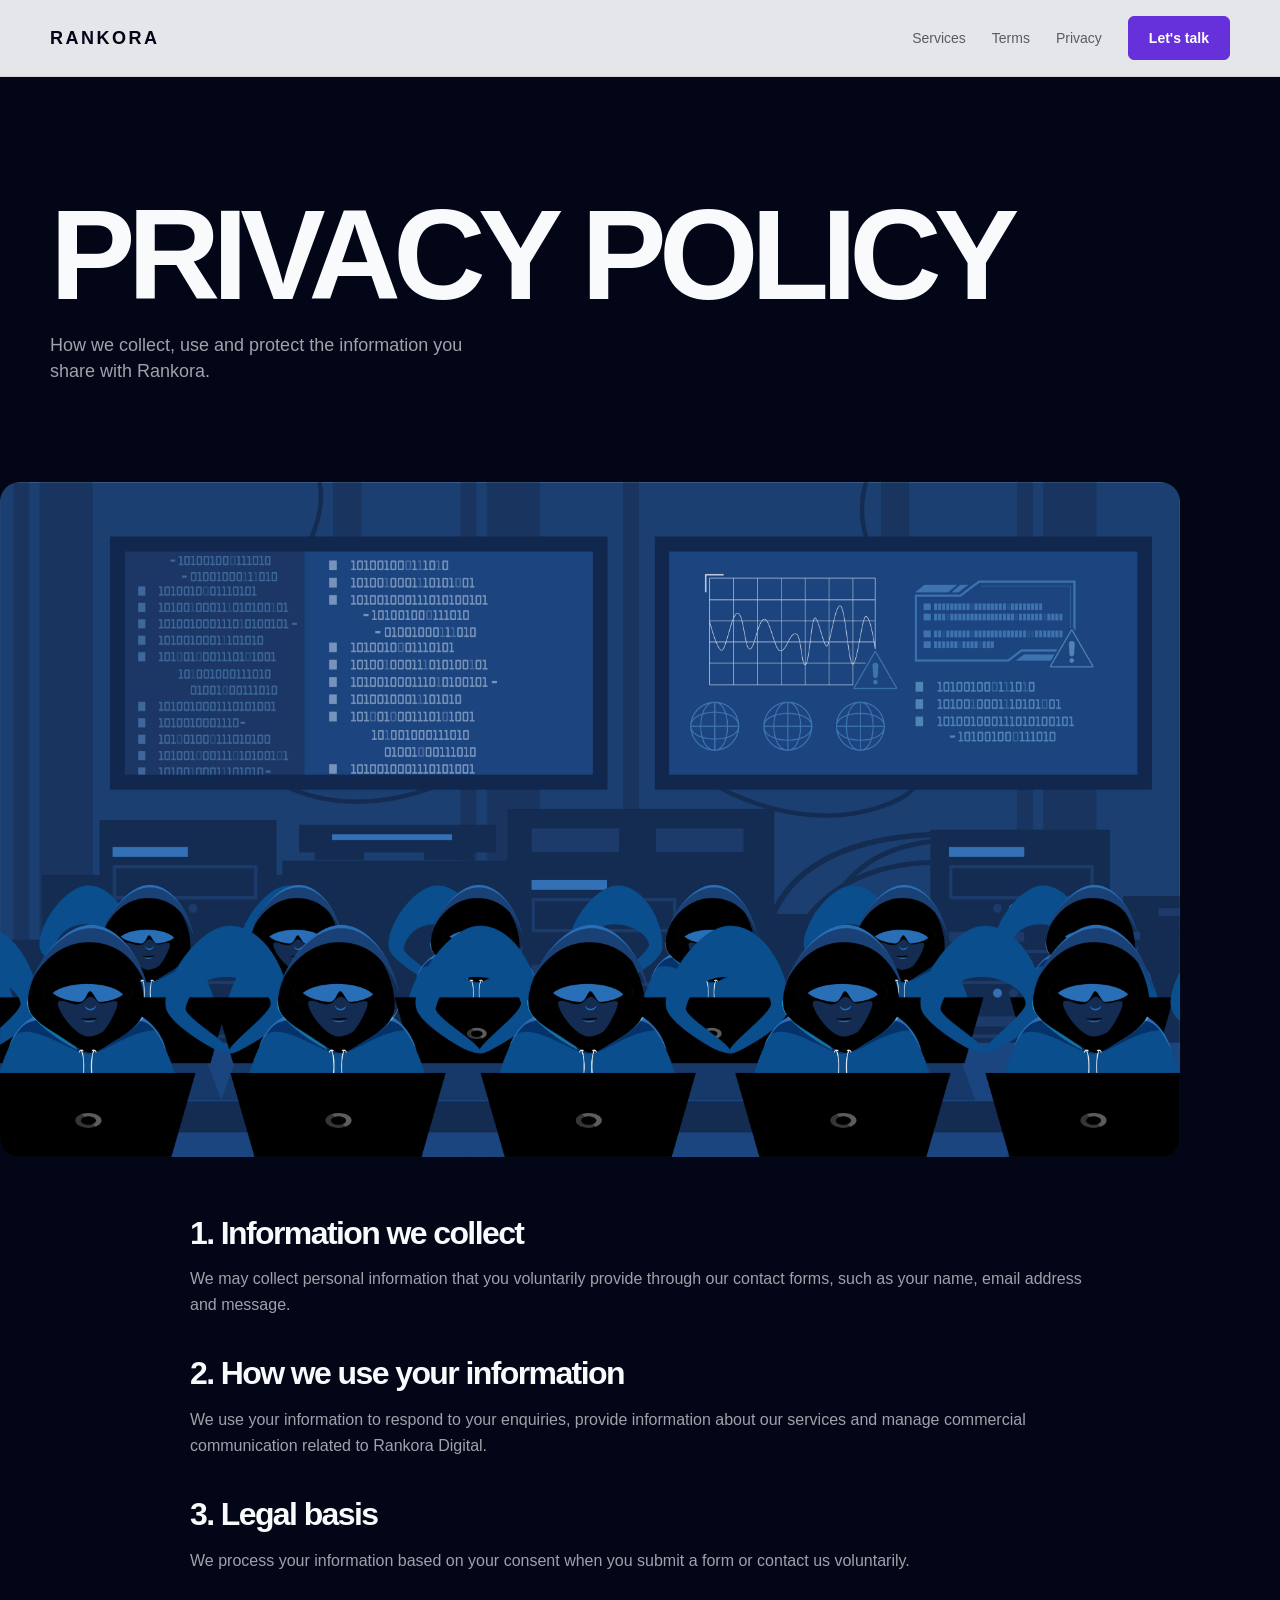
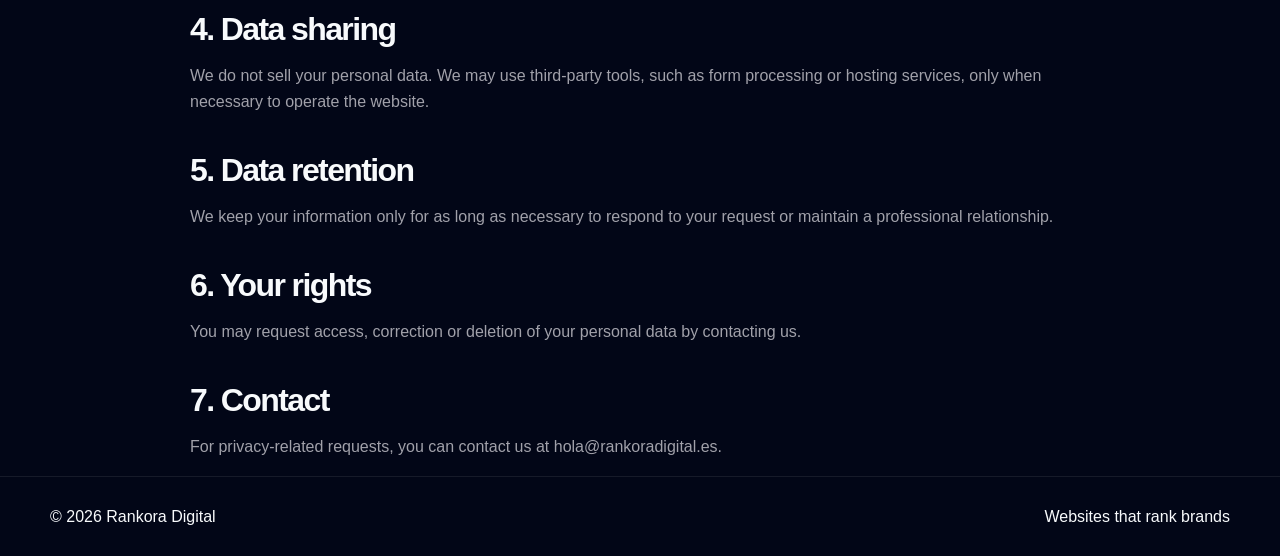
<file: en/privacy.html>
<!DOCTYPE html>
<html lang="en">
<head>
  <meta charset="UTF-8" />
  <meta name="viewport" content="width=device-width, initial-scale=1.0"/>

  <title>Privacy Policy | Rankora</title>
  <meta name="description" content="Privacy policy for Rankora Digital website and services." />

  <link rel="stylesheet" href="/assets/css/home.css">

  <style>
    .legal-hero {
      padding: 120px 0 40px;
    }

    .legal-title {
      font-size: clamp(60px, 10vw, 140px);
      line-height: 0.9;
      letter-spacing: -0.06em;
      margin: 0;
    }

    .legal-sub {
      max-width: 460px;
      margin-top: 20px;
      color: var(--muted);
      font-size: 18px;
    }

    .legal-image {
      margin: 40px 0 60px;
      border-radius: 20px;
      overflow: hidden;
    }

    .legal-image img {
      width: 100%;
      display: block;
    }

    .legal-content {
      max-width: 900px;
      margin: 0 auto;
    }

    .legal-content h2 {
      font-size: 32px;
      margin-top: 40px;
    }

    .legal-content p {
      color: var(--muted);
      line-height: 1.6;
      margin: 16px 0;
    }
  </style>
</head>

<body>

<header class="header">
  <nav class="nav container">
    <a href="/" class="logo">Rankora</a>

    <div class="nav-links">
      <a href="/en/web-cafe.html">Services</a>
      <a href="/en/terms.html">Terms</a>
      <a href="/en/privacy.html" class="is-active">Privacy</a>
      <a href="/#contacto" class="btn">Let's talk</a>
    </div>
  </nav>
</header>

<main>

<section class="legal-hero container">
  <h1 class="legal-title">PRIVACY POLICY</h1>

  <p class="legal-sub">
    How we collect, use and protect the information you share with Rankora.
  </p>
</section>

<div class="container legal-image">
  <img src="/assets/img/politica-privacidad-web-rankora-espana.jpg" alt="Rankora privacy policy">
</div>

<section class="legal-content">

  <h2>1. Information we collect</h2>
  <p>
    We may collect personal information that you voluntarily provide through our contact forms, such as your name, email address and message.
  </p>

  <h2>2. How we use your information</h2>
  <p>
    We use your information to respond to your enquiries, provide information about our services and manage commercial communication related to Rankora Digital.
  </p>

  <h2>3. Legal basis</h2>
  <p>
    We process your information based on your consent when you submit a form or contact us voluntarily.
  </p>

  <h2>4. Data sharing</h2>
  <p>
    We do not sell your personal data. We may use third-party tools, such as form processing or hosting services, only when necessary to operate the website.
  </p>

  <h2>5. Data retention</h2>
  <p>
    We keep your information only for as long as necessary to respond to your request or maintain a professional relationship.
  </p>

  <h2>6. Your rights</h2>
  <p>
    You may request access, correction or deletion of your personal data by contacting us.
  </p>

  <h2>7. Contact</h2>
  <p>
    For privacy-related requests, you can contact us at hola@rankoradigital.es.
  </p>

</section>

</main>

<footer class="footer">
  <div class="container footer-inner">
    <span>© 2026 Rankora Digital</span>
    <span>Websites that rank brands</span>
  </div>
</footer>

</body>
</html>
</file>
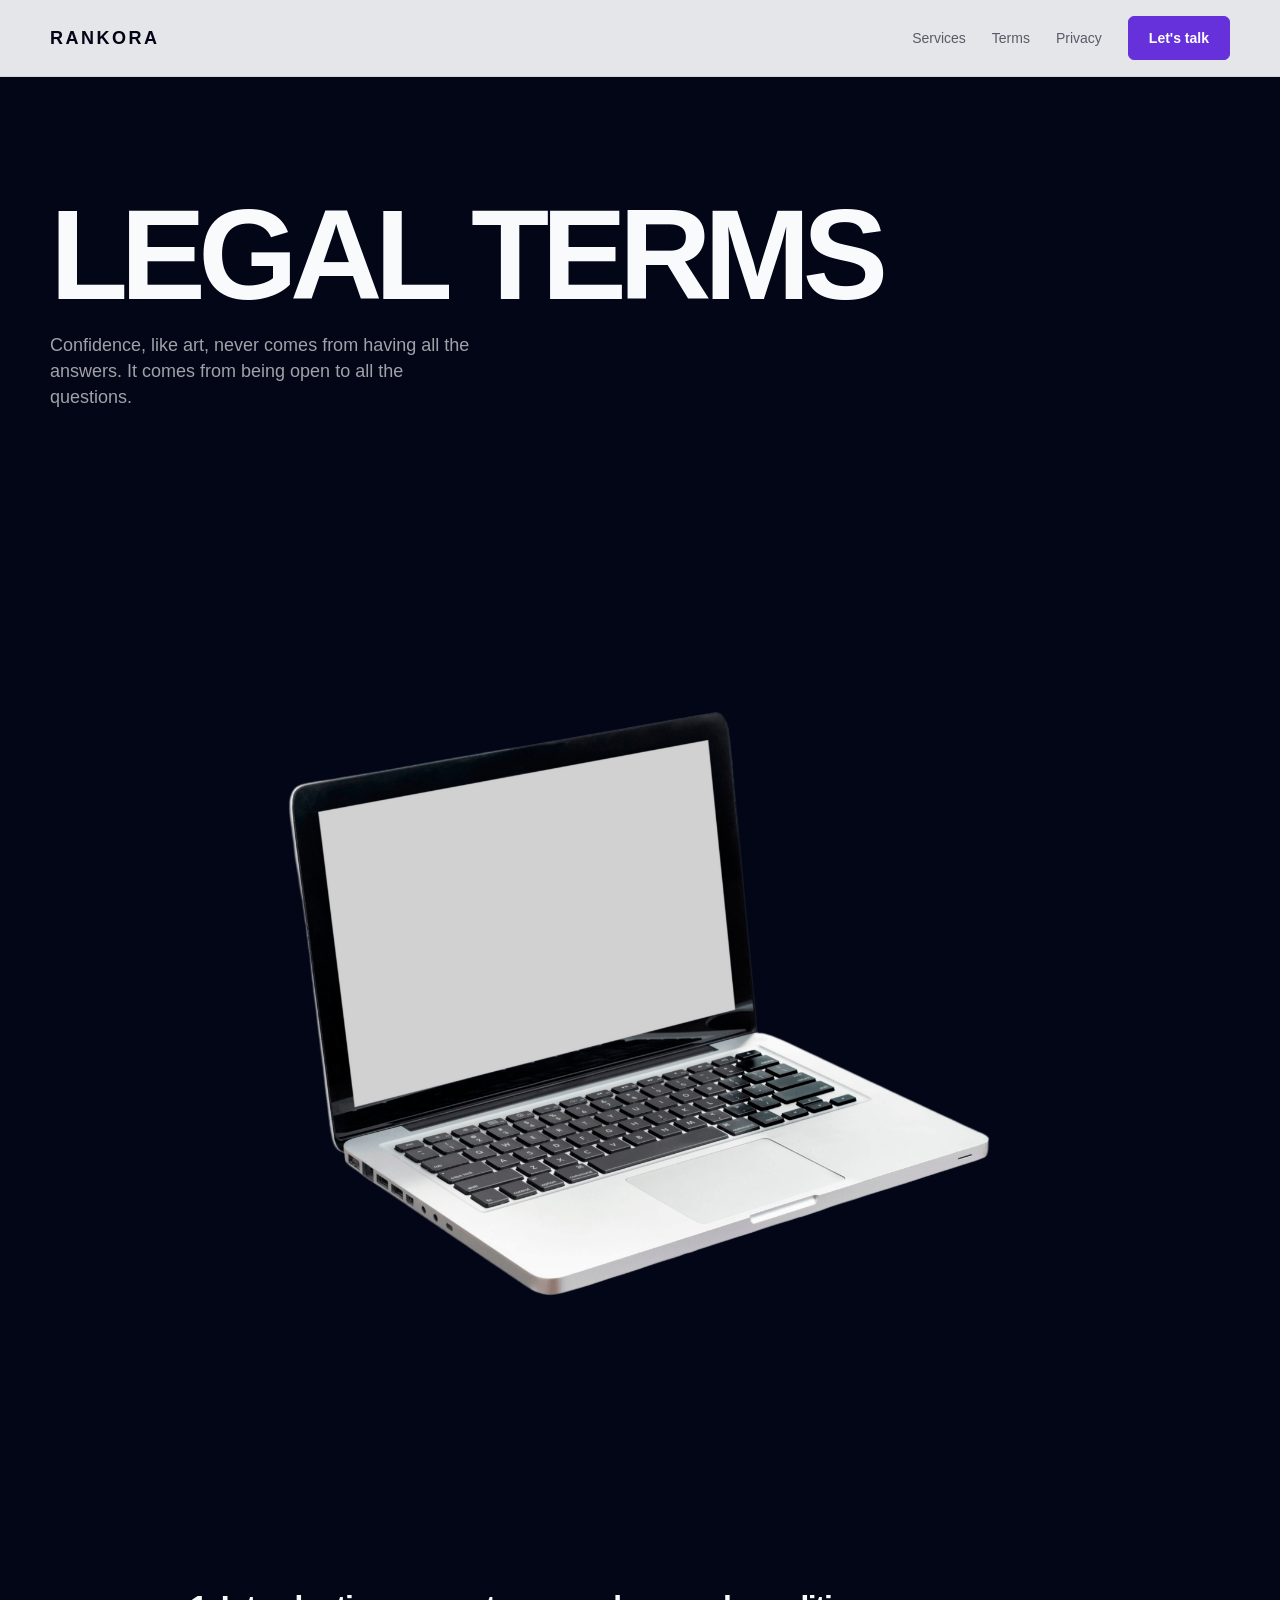
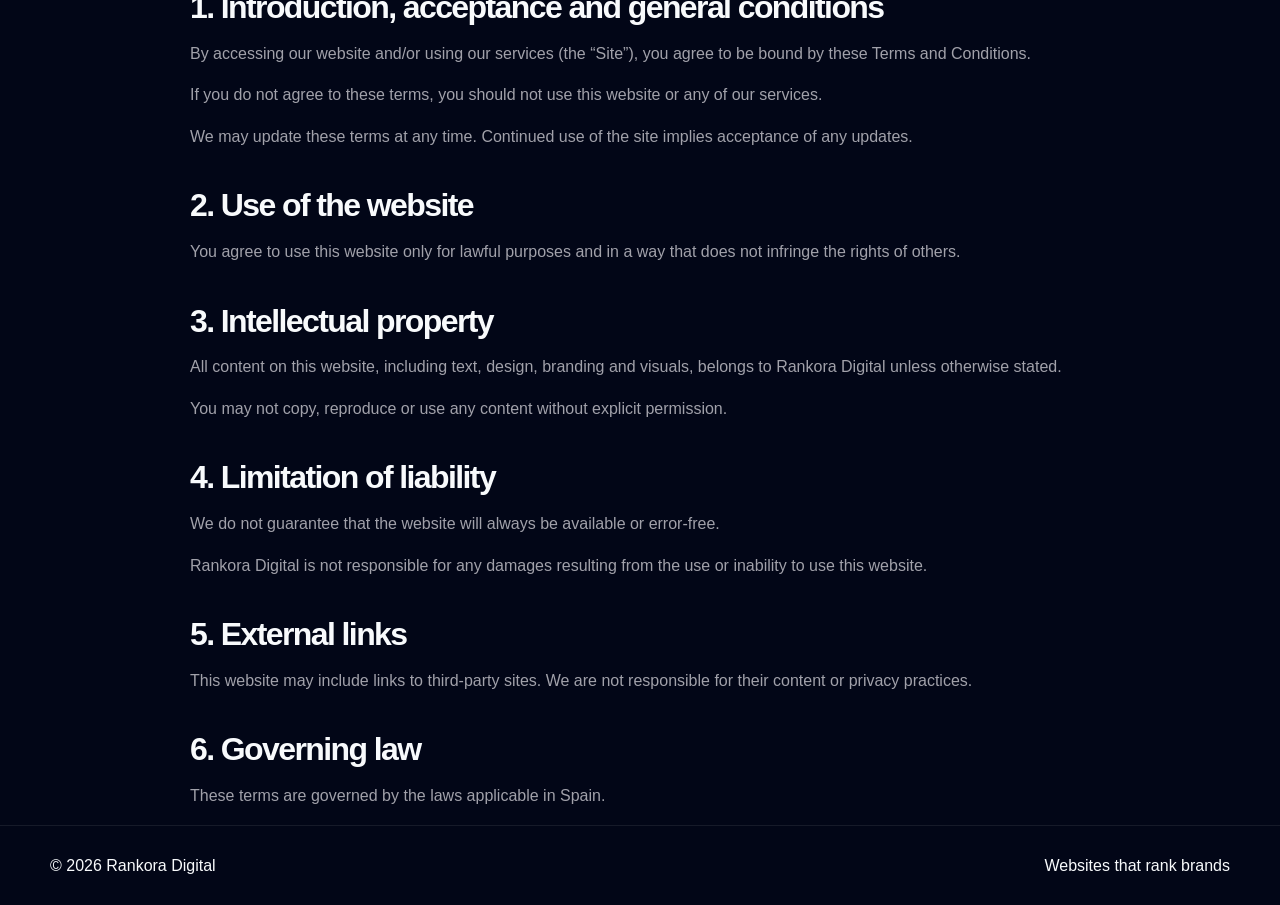
<file: en/terms.html>
<!DOCTYPE html>
<html lang="en">
<head>
  <meta charset="UTF-8" />
  <meta name="viewport" content="width=device-width, initial-scale=1.0"/>

  <title>Terms and Conditions | Rankora</title>
  <meta name="description" content="Terms and conditions for using Rankora Digital website and services." />

  <link rel="stylesheet" href="/assets/css/home.css">

  <style>
    .legal-hero {
      padding: 120px 0 40px;
    }

    .legal-title {
      font-size: clamp(60px, 10vw, 140px);
      line-height: 0.9;
      letter-spacing: -0.06em;
      margin: 0;
    }

    .legal-sub {
      max-width: 420px;
      margin-top: 20px;
      color: var(--muted);
      font-size: 18px;
    }

    .legal-image {
      margin: 40px 0 60px;
      border-radius: 20px;
      overflow: hidden;
    }

    .legal-image img {
      width: 100%;
      display: block;
    }

    .legal-content {
      max-width: 900px;
      margin: 0 auto;
    }

    .legal-content h2 {
      font-size: 32px;
      margin-top: 40px;
    }

    .legal-content p {
      color: var(--muted);
      line-height: 1.6;
      margin: 16px 0;
    }
  </style>
</head>

<body>

<header class="header">
  <nav class="nav container">
    <a href="/" class="logo">Rankora</a>

    <div class="nav-links">
      <a href="/web-cafe.html">Services</a>
      <a href="/en/terms.html" class="is-active">Terms</a>
      <a href="/en/privacy.html">Privacy</a>
      <a href="/#contacto" class="btn">Let's talk</a>
    </div>
  </nav>
</header>

<main>

<section class="legal-hero container">
  <h1 class="legal-title">LEGAL TERMS</h1>

  <p class="legal-sub">
    Confidence, like art, never comes from having all the answers. It comes from being open to all the questions.
  </p>
</section>

<div class="container legal-image">
  <img src="/assets/img/web-seo-negocios-locales-rankora.jpg" alt="Rankora legal terms">
</div>

<section class="legal-content">

  <h2>1. Introduction, acceptance and general conditions</h2>

  <p>
    By accessing our website and/or using our services (the “Site”), you agree to be bound by these Terms and Conditions.
  </p>

  <p>
    If you do not agree to these terms, you should not use this website or any of our services.
  </p>

  <p>
    We may update these terms at any time. Continued use of the site implies acceptance of any updates.
  </p>

  <h2>2. Use of the website</h2>

  <p>
    You agree to use this website only for lawful purposes and in a way that does not infringe the rights of others.
  </p>

  <h2>3. Intellectual property</h2>

  <p>
    All content on this website, including text, design, branding and visuals, belongs to Rankora Digital unless otherwise stated.
  </p>

  <p>
    You may not copy, reproduce or use any content without explicit permission.
  </p>

  <h2>4. Limitation of liability</h2>

  <p>
    We do not guarantee that the website will always be available or error-free.
  </p>

  <p>
    Rankora Digital is not responsible for any damages resulting from the use or inability to use this website.
  </p>

  <h2>5. External links</h2>

  <p>
    This website may include links to third-party sites. We are not responsible for their content or privacy practices.
  </p>

  <h2>6. Governing law</h2>

  <p>
    These terms are governed by the laws applicable in Spain.
  </p>

</section>

</main>

<footer class="footer">
  <div class="container footer-inner">
    <span>© 2026 Rankora Digital</span>
    <span>Websites that rank brands</span>
  </div>
</footer>

</body>
</html>
</file>
<file: assets/css/home.css>
/* =========================================================
   RANKORA / BASE STYLES
   ========================================================= */

/* -------------------------
   01. DESIGN TOKENS
------------------------- */

:root {
  /* Base */
  --bg: #020617;
  --bg-soft: #0b0f2a;

  /* Violet palette */
  --primary-900: #34117E;
  --primary-700: #491AB1;
  --primary-500: #6631DB;
  --primary-400: #7B45F0;
  --primary-300: #A981FF;
  --primary-200: #B796FE;
  --primary-100: #D0BCFC;

  /* Text */
  --text: #F8FAFC;
  --muted: #A1A1AA;

  /* Surfaces */
  --surface: #0f172a;
  --surface-light: #ffffff;
  --line: rgba(255, 255, 255, 0.08);

  /* Accent */
  --accent: #C084FC;

  /* Layout */
  --radius: 28px;
  --container: 1180px;
}

/* -------------------------
   02. RESET / GLOBAL
------------------------- */

* {
  box-sizing: border-box;
}

html {
  scroll-behavior: smooth;
}

body {
  margin: 0;
  font-family: Inter, Arial, Helvetica, sans-serif;
  background: var(--bg);
  color: var(--text);
  line-height: 1.45;
}

a {
  color: inherit;
  text-decoration: none;
}

[hidden] {
  display: none !important;
}

.container {
  width: min(var(--container), calc(100% - 40px));
  margin: 0 auto;
}

/* =========================================================
   03. MARQUEE
   ========================================================= */

.rk-marquee {
  width: 100%;
  overflow: hidden;
  background: linear-gradient(
    90deg,
    #020617 0%,
    #0f172a 40%,
    #1e1b4b 100%
  );
  color: #ffffff;
  border-bottom: 1px solid rgba(255, 255, 255, 0.08);
  white-space: nowrap;
  position: relative;
}

.rk-marquee::before {
  content: "";
  position: absolute;
  inset: 0;
  background: radial-gradient(
    circle at 30% 50%,
    rgba(123, 69, 240, 0.3),
    transparent 60%
  );
  filter: blur(60px);
  opacity: 0.55;
  pointer-events: none;
}

.rk-marquee__track {
  display: flex;
  width: max-content;
  animation: rkMarquee 60s linear infinite;
}

.rk-marquee:hover .rk-marquee__track {
  animation-play-state: paused;
}

.rk-marquee__group {
  display: flex;
  align-items: center;
  gap: 28px;
  min-width: 100vw;
  padding: 12px 0;
  flex-shrink: 0;
}

.rk-marquee__track span {
  display: inline-flex;
  align-items: center;
  gap: 32px;
  color: rgba(255, 255, 255, 0.86);
  font-weight: 600;
  letter-spacing: 0.02em;
}

.rk-marquee__track span::after {
  content: "✦";
  opacity: 0.4;
}

.rk-marquee__group span:last-child::after {
  content: "";
}

/* =========================================================
   04. HEADER / NAVIGATION
   ========================================================= */

.header {
  position: sticky;
  top: 0;
  z-index: 20;
  background: rgba(248, 250, 252, 0.92);
  backdrop-filter: blur(18px);
  border-bottom: 1px solid rgba(2, 6, 23, 0.08);
}

.nav {
  height: 76px;
  display: flex;
  align-items: center;
  justify-content: space-between;
}

.logo {
  color: #020617;
  font-size: 18px;
  letter-spacing: 0.14em;
  text-transform: uppercase;
  font-weight: 800;
}

.nav-links {
  display: flex;
  align-items: center;
  gap: 26px;
  color: rgba(2, 6, 23, 0.62);
  font-size: 14px;
}

.nav-links a:not(.btn):hover {
  color: #020617;
}

.nav-link-highlight {
  position: relative;
  color: #020617;
  font-weight: inherit;
}

/* underline sutil animado */

.nav-link-highlight::after {
  content: "";
  position: absolute;
  left: 0;
  bottom: -4px;
  width: 100%;
  height: 2px;
  background: #7c3aed; /* violeta marca */
  transform: scaleX(0);
  transform-origin: left;
  transition: transform 0.25s ease;
}

/* hover */

.nav-link-highlight:hover::after {
  transform: scaleX(1);
}

.nav-link-highlight:hover {
  color: #020617;
}

.lang-switch {
  display: flex;
  align-items: center;
  gap: 6px;
  margin-left: 4px;
  color: rgba(2, 6, 23, 0.62);
  font-size: 12px;
  font-weight: 700;
}

.lang-switch button {
  background: none;
  border: none;
  cursor: pointer;
  color: inherit;
  padding: 2px 4px;
  opacity: 0.5;
  transition: opacity 0.2s ease, color 0.2s ease;
}

.lang-switch button.is-active {
  color: #020617;
  opacity: 1;
}

.nav-toggle {
  display: none;
  width: 42px;
  height: 42px;
  border: 0;
  background: transparent;
  cursor: pointer;
  padding: 0;
}

.nav-toggle span {
  display: block;
  width: 24px;
  height: 2px;
  margin-left: auto;
  background: #020617;
  transition:
    transform 0.25s ease,
    opacity 0.25s ease;
}

.nav-toggle span + span {
  margin-top: 7px;
}

.nav-toggle.is-open span:first-child {
  transform: translateY(4.5px) rotate(45deg);
}

.nav-toggle.is-open span:last-child {
  transform: translateY(-4.5px) rotate(-45deg);
}

/* =========================================================
   05. BUTTONS
   ========================================================= */

.btn {
  display: inline-flex;
  align-items: center;
  justify-content: center;
  min-height: 44px;
  padding: 0 20px;
  border-radius: 6px;
  border: 1px solid var(--primary-500);
  background: var(--primary-500);
  color: #ffffff;
  font: inherit;
  font-size: 14px;
  font-weight: 700;
  cursor: pointer;
  transition:
    transform 0.2s ease,
    background 0.2s ease,
    border-color 0.2s ease,
    color 0.2s ease;
}

.btn:hover {
  background: var(--primary-400);
  border-color: var(--primary-400);
  transform: translateY(-1px);
}

.btn--ghost {
  background: transparent;
  color: var(--primary-100);
  border-color: rgba(208, 188, 252, 0.3);
}

.btn--ghost:hover {
  background: rgba(208, 188, 252, 0.08);
  color: #ffffff;
}

/* =========================================================
   06. HERO
   ========================================================= */

.hero {
  --mouse-x: 50%;
  --mouse-y: 50%;

  position: relative;
  min-height: 100vh;
  display: flex;
  align-items: center;
  justify-content: center;
  overflow: hidden;
  text-align: center;
  background:
    radial-gradient(circle at var(--mouse-x) var(--mouse-y), rgba(123, 69, 240, 0.42), transparent 34%),
    radial-gradient(circle at 20% 30%, rgba(169, 129, 255, 0.22), transparent 32%),
    radial-gradient(circle at 80% 70%, rgba(102, 49, 219, 0.32), transparent 36%),
    #020617;
}

.hero-bg {
  position: absolute;
  inset: 0;
  z-index: 1;
  overflow: hidden;
  pointer-events: none;
}

.hero-bg::before {
  content: "";
  position: absolute;
  width: 95vw;
  height: 95vw;
  left: -22vw;
  top: 2vh;
  border-radius: 50%;
  background: radial-gradient(
    circle,
    rgba(123, 69, 240, 0.62),
    rgba(102, 49, 219, 0.28) 36%,
    transparent 68%
  );
  filter: blur(70px);
  animation: orbOneLoop 18s ease-in-out infinite;
}

.hero-bg::after {
  content: "";
  position: absolute;
  width: 85vw;
  height: 85vw;
  right: -18vw;
  bottom: -18vh;
  border-radius: 50%;
  background: radial-gradient(
    circle,
    rgba(169, 129, 255, 0.48),
    rgba(73, 26, 177, 0.24) 40%,
    transparent 70%
  );
  filter: blur(80px);
  animation: orbTwoLoop 22s ease-in-out infinite;
}

.hero::after {
  content: "";
  position: absolute;
  inset: 0;
  z-index: 2;
  pointer-events: none;
  background-image: url("https://grainy-gradients.vercel.app/noise.svg");
  opacity: 0.065;
  mix-blend-mode: soft-light;
  animation: grainMove 8s steps(8) infinite;
}

.hero-centered {
  display: flex;
  flex-direction: column;
  align-items: center;
}

.eyebrow {
  margin: 0;
  color: var(--primary-300);
  font-size: 13px;
  letter-spacing: 0.18em;
  text-transform: uppercase;
  font-weight: 700;
}

.hero h1 {
  margin: 20px 0;
  color: #ffffff;
  font-size: clamp(52px, 7vw, 96px);
  line-height: 1.05;
  letter-spacing: -0.04em;
   max-width: 1100px;
  text-wrap: balance;
   text-align: center;
}

.hero h1 span[data-i18n="es"] {
  display: inline-block;
  text-align: center;
}

.hero-copy {
  max-width: 600px;
  margin: 0 auto 32px;
  color: rgba(255, 255, 255, 0.72);
  font-size: 18px;
}

@keyframes orbOneLoop {
  0% {
    transform: translate(-8vw, -4vh) scale(1);
  }

  25% {
    transform: translate(22vw, 4vh) scale(1.12);
  }

  50% {
    transform: translate(42vw, 18vh) scale(1.22);
  }

  75% {
    transform: translate(18vw, 26vh) scale(1.1);
  }

  100% {
    transform: translate(-8vw, -4vh) scale(1);
  }
}

@keyframes orbTwoLoop {
  0% {
    transform: translate(8vw, 4vh) scale(1);
  }

  25% {
    transform: translate(-18vw, -4vh) scale(1.14);
  }

  50% {
    transform: translate(-38vw, -18vh) scale(1.24);
  }

  75% {
    transform: translate(-14vw, -26vh) scale(1.1);
  }

  100% {
    transform: translate(8vw, 4vh) scale(1);
  }
}

/* =========================================================
   07. COMMON SECTIONS
   ========================================================= */

.section {
  padding: 110px 0;
  border-top: 1px solid var(--line);
}

.section-head {
  display: grid;
  grid-template-columns: 0.7fr 1.3fr;
  gap: 48px;
  margin-bottom: 54px;
}

.section-label {
  margin: 0;
  color: var(--accent);
  text-transform: uppercase;
  letter-spacing: 0.16em;
  font-size: 12px;
  font-weight: 700;
}

/* Headings base (corregido) */
h2 {
  margin: 0;
  color: var(--text);
  font-size: clamp(32px, 3.8vw, 56px);
  line-height: 1.05;
  letter-spacing: -0.05em;
}

/* Texto introductorio */
.lead {
  max-width: 760px;
  margin: 24px 0 0;
  color: var(--muted);
  font-size: 20px;
  line-height: 1.4;
}


/* =========================================================
   08. INTRO / WHAT WE DO
   ========================================================= */

.intro-section {
  padding: 110px 0;
  border-top: 1px solid var(--line);
  background: #020617;
}

.intro-grid {
  display: grid;
  grid-template-columns: 0.7fr 1.3fr;
  gap: 48px;
  align-items: start;
}

.intro-content {
  max-width: 860px;
}

.intro-content h2 {
  max-width: 860px;
  margin: 0;
  color: #ffffff;
  font-size: clamp(36px, 4vw, 64px);
  line-height: 1.08;
  letter-spacing: -0.04em;
}

.intro-content p {
  max-width: 720px;
  margin: 28px 0 0;
  color: rgba(255, 255, 255, 0.68);
  font-size: 22px;
  line-height: 1.35;
}

/* =========================================================
   09. INDUSTRIES / NICHE CARDS
   ========================================================= */

.industries .section-label {
  margin-bottom: 40px;
}

.niche-grid {
  display: grid;
  grid-template-columns: repeat(4, 1fr);
  gap: 18px;
  margin-bottom: 80px;
}

.industries-intro {
  max-width: 900px;
  margin: 0 auto;
  text-align: center;
}

.industries-intro h2 {
  margin: 0 0 20px;
  font-size: clamp(32px, 4vw, 56px);
  line-height: 1.1;
  letter-spacing: -0.04em;
}

.industries-intro p {
  max-width: 640px;
  margin: 0 auto;
  color: rgba(255, 255, 255, 0.68);
  font-size: 18px;
}

.niche-card {
  position: relative;
  min-height: 360px;
  padding: 28px;
  border: 1px solid rgba(208, 188, 252, 0.14);
  border-radius: 24px;
  background: #020617;
  display: flex;
  flex-direction: column;
  justify-content: space-between;
  overflow: hidden;
  transition:
    transform 0.22s ease,
    border-color 0.22s ease,
    box-shadow 0.22s ease;
}

.niche-card:hover {
  transform: translateY(-6px);
  border-color: rgba(169, 129, 255, 0.5);
  box-shadow: 0 24px 70px rgba(0, 0, 0, 0.28);
}

.niche-card > * {
  position: relative;
  z-index: 2;
}

.niche-card--bg::before {
  content: "";
  position: absolute;
  inset: 0;
  z-index: 0;
  background-size: cover;
  background-position: center;
  background-repeat: no-repeat;
  filter: saturate(1.25) contrast(1.1) brightness(0.85);
  transform: scale(1.04);
  transition:
    transform 0.65s ease,
    filter 0.65s ease;
}

.niche-card--bg::after {
  content: "";
  position: absolute;
  inset: 0;
  z-index: 1;
  background: linear-gradient(
    180deg,
    rgba(2, 6, 23, 0.14) 0%,
    rgba(2, 6, 23, 0.42) 48%,
    rgba(2, 6, 23, 0.92) 100%
  );
}

.niche-card--bg:hover::before {
  transform: scale(1.12);
  filter: saturate(1.4) contrast(1.15) brightness(0.95);
}

.niche-card > span {
  color: rgba(255, 255, 255, 0.78);
  font-size: 14px;
  font-weight: 800;
}

.niche-card h3 {
  min-height: 72px;
  display: flex;
  align-items: flex-end;
  margin: 0 0 16px;
  color: #ffffff;
  font-size: 28px;
  line-height: 1;
  letter-spacing: -0.04em;
}

.niche-card h3 span,
.niche-card p span,
.niche-card small span {
  color: inherit;
  font-size: inherit;
  font-weight: inherit;
  line-height: inherit;
  letter-spacing: inherit;
}

.niche-card p {
  min-height: 96px;
  margin: 0;
  color: rgba(255, 255, 255, 0.76);
}

.niche-card small {
  display: inline-block;
  margin-top: 28px;
  color: var(--primary-200);
  font-weight: 800;
}

.niche-card--restauracion::before {
  background-image: url("/assets/img/industrias/Restauracion.jpg");
}

.niche-card--real-estate::before {
  background-image: url("/assets/img/industrias/Inmobiliaria.jpg");
}

.niche-card--fitness::before {
  background-image: url("/assets/img/industrias/Fitness.jpg");
}

.niche-card--turismo::before {
  background-image: url("/assets/img/industrias/Turismo-2.jpg");
}

/* =========================================================
   10. METHOD / STACK SLIDER
   ========================================================= */

.method-section {
  overflow: hidden;
}

.method-stack {
  position: relative;
  max-width: 560px;
  min-height: 680px;
  margin: 0 auto;
  display: flex;
  align-items: center;
  justify-content: center;
}

.method-stack__cards {
  position: relative;
  width: 100%;
  min-height: 680px;
}

.panel {
  min-height: 640px;
  padding: 34px;
  border-radius: var(--radius);
  background: var(--surface);
}

.panel--dark {
  background: #020617;
  color: #ffffff;
}

.panel--dark p,
.panel--dark .list li {
  color: rgba(255, 255, 255, 0.68);
}

.method-card {
  position: absolute;
  inset: 0;
  width: 100%;
  transform: translateX(34px) scale(0.94);
  opacity: 0.45;
  z-index: 1;
  pointer-events: none;

  isolation: isolate;
  overflow: hidden;
  border: 1px solid rgba(208, 188, 252, 0.18);

  transition:
    transform 0.45s ease,
    opacity 0.45s ease,
    z-index 0.45s ease,
    box-shadow 0.45s ease;
}

/* borde animado */
.method-card::before {
  content: "";
  position: absolute;
  inset: -2px;
  z-index: -2;
  border-radius: inherit;
  background: linear-gradient(
    120deg,
    var(--primary-500),
    var(--primary-300),
    #38bdf8,
    var(--primary-400),
    var(--primary-500)
  );
  background-size: 300% 300%;
  opacity: 0;
  animation: methodBorderFlow 6s linear infinite;
  transition: opacity 0.35s ease;
}

/* fondo interno + glow */
.method-card::after {
  content: "";
  position: absolute;
  inset: 2px;
  z-index: -1;
  border-radius: calc(var(--radius) - 2px);
  background:
    radial-gradient(circle at 18% 20%, rgba(169, 129, 255, 0.16), transparent 38%),
    radial-gradient(circle at 85% 70%, rgba(56, 189, 248, 0.10), transparent 42%),
    #020617;
}

.method-card.is-active {
  transform: translateX(0) scale(1);
  opacity: 1;
  z-index: 3;
  pointer-events: auto;
  box-shadow: 0 30px 90px rgba(0, 0, 0, 0.28);
}

.method-card.is-active::before {
  opacity: 1;
}

.method-card.is-behind {
  transform: translateX(52px) translateY(24px) scale(0.94);
  opacity: 0.42;
  z-index: 2;
}

.panel--dark.method-card::after {
  background:
    radial-gradient(circle at 18% 20%, rgba(123, 69, 240, 0.18), transparent 38%),
    radial-gradient(circle at 85% 75%, rgba(169, 129, 255, 0.12), transparent 44%),
    #050817;
}

.method-arrow {
  position: absolute;
  top: 50%;
  z-index: 5;
  width: auto;
  height: auto;
  border: 0;
  border-radius: 0;
  background: transparent;
  color: rgba(255, 255, 255, 0.82);
  font-size: 42px;
  line-height: 1;
  cursor: pointer;
  backdrop-filter: none;
  transform: translateY(-50%);
  transition:
    color 0.2s ease,
    transform 0.2s ease;
}

.method-arrow:hover {
  background: transparent;
  color: var(--primary-300);
  transform: translateY(-50%) scale(1.08);
}

.method-arrow--prev {
  left: -76px;
}

.method-arrow--next {
  right: -76px;
}

.list {
  margin: 32px 0 0;
  padding: 0;
  list-style: none;
}

.list li {
  display: flex;
  justify-content: space-between;
  gap: 24px;
  padding: 20px 0;
  border-top: 1px solid var(--line);
  color: var(--muted);
}

.panel--dark .list li {
  border-top-color: rgba(255, 255, 255, 0.12);
}

.list strong {
  color: inherit;
  font-weight: 800;
}

@keyframes methodBorderFlow {
  0% {
    background-position: 0% 50%;
  }

  100% {
    background-position: 300% 50%;
  }
}

/* =========================================================
   11. PROCESS
   ========================================================= */

.process {
  counter-reset: step;
  display: grid;
  gap: 0;
  border-top: 1px solid rgba(208, 188, 252, 0.28);
}

.process-item {
  counter-increment: step;
  position: relative;

  display: grid;
  grid-template-columns: 120px 1fr;
  gap: 32px;

  padding: 40px 0;
  border-bottom: 1px solid rgba(208, 188, 252, 0.22);
}

/* línea violeta visible */
.process-item::after {
  content: "";
  position: absolute;
  left: 0;
  right: 0;
  bottom: -1px;
  height: 1px;

  background: linear-gradient(
    90deg,
    rgba(208, 188, 252, 0.05),
    rgba(169, 129, 255, 0.65),
    rgba(56, 189, 248, 0.35),
    rgba(208, 188, 252, 0.05)
  );

  opacity: 1;
}

.process-item::before {
  content: "0" counter(step);
  color: var(--primary-300);
  font-size: 18px;
  font-weight: 800;
}

.process-item h3 {
  margin: 0 0 8px;
  color: #ffffff;
  font-size: 28px;
  letter-spacing: -0.03em;
}

.process-item p {
  max-width: 720px;
  margin: 0;
  color: rgba(255, 255, 255, 0.68);
}

/* =========================================================
   12. PLANS
   ========================================================= */

.plans-section {
  position: relative;
  overflow: hidden;
  background: #020617;
}

.plans-head {
  max-width: 820px;
  margin: 0 auto 64px;
  text-align: center;
}

.plans-head .section-label {
  margin-bottom: 18px;
}

.plans-head h2 {
  margin: 0;
}

/* =====================
   CAROUSEL
===================== */

.plans-carousel {
  position: relative;
  max-width: 1180px;
  margin: 0 auto;
  min-height: 760px;
  display: flex;
  align-items: center;
  justify-content: center;
}

.plans-track {
  position: relative;
  width: 100%;
  height: 730px;
}

/* =====================
   CARDS POSICIONAMIENTO
===================== */

.plan-card {
  position: absolute;
  top: 0;
  left: 50%;
  width: min(390px, 82vw);
  min-height: 680px;
  display: flex;
  flex-direction: column;

  transform: translateX(-50%) scale(0.82);
  opacity: 0.38;
  z-index: 1;
  pointer-events: none;

  transition:
    transform 0.45s ease,
    opacity 0.45s ease,
    z-index 0.45s ease;
}

.plan-card.is-active {
  transform: translateX(-50%) scale(1);
  opacity: 1;
  z-index: 4;
  pointer-events: auto;
}

.plan-card.is-prev {
  transform: translateX(calc(-50% - 330px)) scale(0.82);
  opacity: 0.48;
  z-index: 2;
  pointer-events: auto;
}

.plan-card.is-next {
  transform: translateX(calc(-50% + 330px)) scale(0.82);
  opacity: 0.48;
  z-index: 2;
  pointer-events: auto;
}

/* =====================
   CARD STYLE
===================== */

.plan-card__main {
  position: relative;
  z-index: 2;
  min-height: 620px;
  padding: 32px;
  border-radius: 28px;
  overflow: hidden;
  display: grid;
  grid-template-rows: auto auto auto;
  row-gap: 24px;
  box-shadow: 0 28px 80px rgba(0, 0, 0, 0.28);
}

.plan-card__main::before {
  content: "";
  position: absolute;
  inset: 0;
  z-index: 0;
}

.plan-card__main > * {
  position: relative;
  z-index: 1;
}

/* THEMES */

.plan-card--base .plan-card__main {
  background: linear-gradient(160deg, #063f25, #04140d 70%);
  color: #f8f3d1;
}

.plan-card--growth .plan-card__main {
  background: linear-gradient(160deg, #f1d9aa, #caa56f);
  color: #1f1b16;
}

.plan-card--authority .plan-card__main {
  background: linear-gradient(160deg, #22211e, #090909 72%);
  color: #f3dfb7;
}

/* =====================
   CONTENT
===================== */

.plan-tag {
  margin: 0 0 8px;
  font-size: 13px;
  font-weight: 800;
  text-transform: uppercase;
  letter-spacing: 0.14em;
}

.plan-card h3 {
  margin: 0;
  font-size: 34px;
  line-height: 1;
  letter-spacing: -0.04em;
}

.plan-copy {
  margin: 14px 0 0;
  max-width: 320px;
  font-size: 15px;
  line-height: 1.4;
  opacity: 0.76;
}

.plan-list {
  margin: 0;
  padding: 28px 0 0;
  border-top: 1px solid currentColor;
  list-style: none;
}

.plan-list li {
  padding: 9px 0;
  font-size: 15px;
  opacity: 0.84;
}

.plan-list li::before {
  content: "○";
  margin-right: 10px;
  font-size: 11px;
}

.plan-list li.is-muted {
  opacity: 0.35;
}

.plan-list li.is-muted::before {
  content: "";
}

.plan-price {
  padding-top: 12px;
  display: flex;
  align-items: center;
  justify-content: space-between;
  gap: 18px;
}

.plan-price strong {
  display: block;
  font-size: 34px;
  line-height: 1;
  letter-spacing: -0.04em;
}

.plan-price span {
  display: block;
  margin-top: 6px;
  font-size: 14px;
  opacity: 0.7;
}

.plan-price-old {
  display: inline-block;
  width: fit-content;
  margin-bottom: 4px;
  font-size: 14px;
  line-height: 1;
  text-decoration: line-through;
  opacity: 0.48;
}

.plan-price > div {
  display: flex;
  flex-direction: column;
  justify-content: center;
}

/* BOTÓN RESERVA (50%) */

.plan-reserve {
  min-height: 54px;
  padding: 0 24px;

  border: 1.5px solid currentColor;
  border-radius: 16px;

  background: rgba(255, 255, 255, 0.04);
  color: inherit;

  display: inline-flex;
  align-items: center;
  justify-content: center;

  font: inherit;
  font-size: 14px;
  font-weight: 800;
  letter-spacing: -0.02em;

  cursor: pointer;
  white-space: nowrap;

  opacity: 0.92;

  transition:
    transform 0.24s ease,
    background 0.24s ease,
    border-color 0.24s ease,
    box-shadow 0.24s ease,
    opacity 0.24s ease;
}

.plan-reserve:hover {
  opacity: 1;
  transform: translateY(-2px);

  background: rgba(255, 255, 255, 0.08);

  box-shadow:
    0 10px 30px rgba(0, 0, 0, 0.18),
    inset 0 1px 0 rgba(255, 255, 255, 0.08);
}

.plan-reserve:active {
  transform: translateY(0);
}

/* =====================
   CTA (SOLAPA)
===================== */

.plan-cta {
  position: relative;
  z-index: 1;
  width: calc(100% - 48px);
  min-height: 72px;
  margin: -22px auto 0;
  padding: 14px 24px 0;
  border: 0;
  border-radius: 0 0 24px 24px;

  display: inline-flex;
  align-items: center;
  justify-content: center;

  font: inherit;
  font-size: 17.6px;
  line-height: 1;
  font-weight: 800;
  text-align: center;
  cursor: pointer;

  box-shadow: 0 22px 50px rgba(0, 0, 0, 0.22);

  transition:
  opacity 0.28s ease,
  transform 0.28s ease,
  filter 0.2s ease;
}

/* SOLO ACTIVA visible */

.plan-card:not(.is-active) .plan-cta {
  opacity: 0;
  transform: translateY(-18px);
  pointer-events: none;
}

.plan-card.is-active .plan-cta {
  opacity: 1;
  transform: translateY(0);
}

/* CTA COLORS */

.plan-card--base .plan-cta {
  background: #f0c451;
  color: #102014;
}

.plan-card--growth .plan-cta {
  background: #1f1b16;
  color: #f1d9aa;
}

.plan-card--authority .plan-cta {
  background: #f1d9aa;
  color: #1f1b16;
}

.plan-card.is-active .plan-cta:hover {
  transform: translateY(4px);
  filter: brightness(1.06);
}

.plan-card.is-active .plan-cta:active {
  transform: translateY(6px);
}

/* =====================
   ARROWS
===================== */

.plans-arrow {
  position: absolute;
  top: 50%;
  z-index: 10;
  border: 0;
  background: transparent;
  color: rgba(255, 255, 255, 0.84);
  font-size: 48px;
  cursor: pointer;
  transform: translateY(-50%);
}

.plans-arrow--prev {
  left: 16px;
}

.plans-arrow--next {
  right: 16px;
}

/* =====================
   MODAL
===================== */

.purchase-modal {
  position: fixed;
  inset: 0;
  z-index: 100;
  display: grid;
  place-items: center;
}

.purchase-modal[hidden] {
  display: none;
}

.purchase-modal__overlay {
  position: absolute;
  inset: 0;
  background: rgba(2, 6, 23, 0.78);
  backdrop-filter: blur(12px);
}

.purchase-modal__box {
  position: relative;
  z-index: 1;
  width: min(460px, 100%);
  padding: 34px;
  border-radius: 24px;
  background: #050817;
}

.purchase-modal__close {
  position: absolute;
  top: 18px;
  right: 18px;
  border: 0;
  background: none;
  color: white;
  font-size: 28px;
  cursor: pointer;
  z-index: 20;
}

.purchase-modal__price {
  margin: 28px 0;
  font-size: 46px;
  font-weight: 800;
}

/* BOTONES */

.purchase-modal__actions {
  display: grid;
  gap: 12px;
}

.purchase-modal__button {
  width: 100%;
  min-height: 54px;
  border-radius: 8px;
  background: var(--primary-400);
  color: #fff;
  display: flex;
  align-items: center;
  justify-content: center;
  font-weight: 800;
}

.purchase-modal__button--secondary {
  background: transparent;
  border: 1px solid rgba(208, 188, 252, 0.3);
}

/* =========================================================
   13. CONTACT INTRO + CTA
   ========================================================= */

/* =====================
   INTRO (ANTES DEL FORM)
===================== */

.contact-intro {
  padding: 110px 0 24px;
  background: #020617;
  text-align: center;
}

.contact-intro .section-label {
  margin-bottom: 18px;
  color: var(--accent);
  font-size: 12px;
  font-weight: 700;
  letter-spacing: 0.16em;
  text-transform: uppercase;
}

.contact-intro h2 {
  max-width: 980px;
  margin: 0 auto;
}

.contact-intro p {
  margin: 24px 0 0;
  color: rgba(255, 255, 255, 0.68);
  font-size: 22px;
}

/* =====================
   CTA BOX
===================== */

.cta-section {
  padding: 48px 0 120px;
}

.cta-box {
  position: relative;
  isolation: isolate;
  overflow: hidden;

  display: grid;
  grid-template-columns: 1.2fr 0.8fr;
  align-items: center;
  gap: 48px;

  padding: clamp(32px, 6vw, 72px);
  border-radius: 24px;
  background: #020617;
  color: #ffffff;
}

/* BORDE ANIMADO */

.cta-box::before {
  content: "";
  position: absolute;
  inset: -2px;
  z-index: -2;
  border-radius: inherit;

  background: linear-gradient(
    120deg,
    var(--primary-500),
    var(--primary-300),
    #38bdf8,
    var(--primary-400),
    var(--primary-500)
  );

  background-size: 300% 300%;
  animation: ctaBorderFlow 6s linear infinite;
}

/* FONDO INTERNO */

.cta-box::after {
  content: "";
  position: absolute;
  inset: 2px;
  z-index: -1;
  border-radius: calc(24px - 2px);

  background:
    radial-gradient(
      circle at 20% 30%,
      rgba(167, 139, 250, 0.18),
      transparent 40%
    ),
    radial-gradient(
      circle at 80% 70%,
      rgba(56, 189, 248, 0.12),
      transparent 45%
    ),
    #020617;
}

/* ANIMACIÓN */

@keyframes ctaBorderFlow {
  0% {
    background-position: 0% 50%;
  }
  100% {
    background-position: 300% 50%;
  }
}

/* =====================
   TEXTOS
===================== */

.cta-box h2,
.cta-box h2 span {
  color: #ffffff;
}

.cta-box h2 [data-i18n="es"],
.cta-box h2 [data-i18n="en"] {
  font-size: clamp(42px, 4.4vw, 72px);
  line-height: 0.95;
  letter-spacing: -0.06em;
}

.cta-box p,
.cta-box p span {
  max-width: 620px;
  color: rgba(255, 255, 255, 0.72);
  font-size: 20px;
}

/* =====================
   FORM
===================== */

.contact-form {
  width: 100%;
  max-width: 420px;
  justify-self: end;
  display: flex;
  flex-direction: column;
  gap: 14px;
  justify-content: center;
}

/* INPUTS */

.contact-form input:not([type="checkbox"]),
.contact-form textarea {
  width: 100%;
  padding: 15px 16px;
  border: 1px solid rgba(208, 188, 252, 0.22);
  border-radius: 8px;
  background: #ffffff;
  color: #020617;
  font: inherit;
  font-size: 14px;
  line-height: 1.3;
  outline: none;
}

.contact-form input:not([type="checkbox"]) {
  min-height: 52px;
}

.contact-form textarea {
  min-height: 130px;
  resize: vertical;
}

.contact-form input::placeholder,
.contact-form textarea::placeholder {
  color: rgba(2, 6, 23, 0.55);
}

.contact-form input:focus,
.contact-form textarea:focus {
  border-color: var(--primary-300);
  box-shadow: 0 0 0 3px rgba(169, 129, 255, 0.18);
}

/* BOTÓN */

.contact-form .btn {
  width: fit-content;
  min-height: 42px;
  margin-top: 8px;
  padding: 0 22px;
  border-radius: 6px;
  background: var(--primary-400);
  color: #ffffff;
  border: 1px solid var(--primary-400);
  transition: all 0.25s ease;
}

.contact-form .btn:hover {
  background: var(--primary-300);
  border-color: var(--primary-300);
  color: #020617;
}

/* LEGAL */

.form-legal {
  display: grid;
  grid-template-columns: 16px 1fr;
  align-items: start;
  column-gap: 10px;
  max-width: 420px;
  margin-top: 4px;
  color: rgba(255, 255, 255, 0.72);
  font-size: 12px;
  line-height: 1.4;
}

.form-legal input[type="checkbox"] {
  grid-column: 1;
  width: 16px;
  height: 16px;
  margin-top: 2px;
  accent-color: var(--primary-300);
}

.form-legal > span {
  grid-column: 2;
  display: block;
}

.form-legal a {
  color: var(--primary-100);
  font-weight: 700;
  text-decoration: underline;
  text-underline-offset: 2px;
}

/* =====================
   RESPONSIVE
===================== */

@media (max-width: 900px) {
  .cta-box {
    grid-template-columns: 1fr;
  }

  .contact-form {
    justify-self: start;
  }
}
/* =========================================================
   14. FOOTER
   ========================================================= */

.footer {
  border-top: 1px solid rgba(255,255,255,0.08);
  padding: 28px 0;
  background: #020617;
}

.footer-inner {
  display: flex;
  align-items: center;
  justify-content: space-between;
  gap: 20px;
  flex-wrap: wrap;
}

/* LEFT */

.footer-copy {
  color: rgba(255,255,255,0.6);
  font-size: 13px;
}

/* CENTER */

.footer-center {
  display: flex;
  gap: 22px;
  font-size: 13px;
}

.footer-center a {
  color: rgba(255,255,255,0.6);
  transition: color 0.2s ease;
}

.footer-center a:hover {
  color: #ffffff;
}

/* RIGHT */

.footer-right {
  display: flex;
  gap: 18px;
  font-size: 13px;
}

.footer-right a {
  color: rgba(255,255,255,0.6);
  transition: color 0.2s ease;
}

.footer-right a:hover {
  color: #ffffff;
}

.footer-right a {
  width: 22px;
  height: 22px;
  display: flex;
  align-items: center;
  justify-content: center;
  color: rgba(255,255,255,0.6);
  transition: color 0.2s ease, transform 0.2s ease;
}

.footer-right svg {
  width: 100%;
  height: 100%;
}

.footer-right a:hover {
  color: #ffffff;
  transform: translateY(-2px);
}

/* =========================================================
   15. ANIMATIONS
   ========================================================= */

@keyframes rkMarquee {
  from {
    transform: translateX(0);
  }

  to {
    transform: translateX(-50%);
  }
}

@keyframes orbOne {
  0% {
    transform: translate(0, 0) scale(1);
  }

  50% {
    transform: translate(24vw, -6vh) scale(1.14);
  }

  100% {
    transform: translate(42vw, 12vh) scale(1.25);
  }
}

@keyframes orbTwo {
  0% {
    transform: translate(0, 0) scale(1);
  }

  50% {
    transform: translate(-22vw, -8vh) scale(1.12);
  }

  100% {
    transform: translate(-38vw, 6vh) scale(1.22);
  }
}

@keyframes grainMove {
  0% {
    transform: translate(0, 0);
  }

  25% {
    transform: translate(-5%, 5%);
  }

  50% {
    transform: translate(5%, -5%);
  }

  75% {
    transform: translate(-3%, 3%);
  }

  100% {
    transform: translate(0, 0);
  }
}

/* =====================
   SCROLL REVEAL
===================== */

.reveal {
  opacity: 0;
  transform: translateY(28px);
  transition:
    opacity 0.7s ease,
    transform 0.7s ease;
  will-change: opacity, transform;
}

.reveal.is-visible {
  opacity: 1;
  transform: translateY(0);
}

.reveal-delay-1 {
  transition-delay: 0.08s;
}

.reveal-delay-2 {
  transition-delay: 0.16s;
}

.reveal-delay-3 {
  transition-delay: 0.24s;
}

.reveal-soft {
  transform: translateY(18px);
}

@media (prefers-reduced-motion: reduce) {
  .reveal {
    opacity: 1;
    transform: none;
    transition: none;
  }
}

/* =========================================================
   16. RESPONSIVE
   ========================================================= */

/* -------------------------
   1200px
------------------------- */

@media (max-width: 1200px) {
  .container {
    width: min(100% - 48px, var(--container));
  }

  .niche-grid {
    grid-template-columns: repeat(2, 1fr);
  }

  .plans-arrow--prev {
    left: 0;
  }

  .plans-arrow--next {
    right: 0;
  }
}

/* -------------------------
   1024px / Tablet
------------------------- */

@media (max-width: 1024px) {
  .nav-links {
    gap: 18px;
    font-size: 13px;
  }

  .hero h1 {
    font-size: clamp(48px, 8vw, 78px);
  }

  .section-head,
  .intro-grid,
  .cta-box {
    grid-template-columns: 1fr;
  }

  .intro-content h2,
  .contact-intro h2 {
    max-width: 900px;
  }

  .method-stack {
    max-width: 520px;
  }

  .method-arrow--prev {
    left: -56px;
  }

  .method-arrow--next {
    right: -56px;
  }

  .plan-card.is-prev {
    transform: translateX(calc(-50% - 260px)) scale(0.78);
  }

  .plan-card.is-next {
    transform: translateX(calc(-50% + 260px)) scale(0.78);
  }

  .contact-form {
    justify-self: start;
  }

  .footer-inner {
    align-items: flex-start;
  }
}

/* -------------------------
   900px / Tablet small
------------------------- */

@media (max-width: 900px) {
  .header {
    position: sticky;
  }

  .nav {
    height: 68px;
  }

  .nav-toggle {
    display: block;
    position: relative;
    z-index: 30;
  }

  .nav-links {
    position: fixed;
    left: 0;
    right: 0;
    top: 68px;
    z-index: 25;

    display: grid;
    gap: 0;

    padding: 18px 24px 24px;
    background: rgba(248, 250, 252, 0.98);
    border-bottom: 1px solid rgba(2, 6, 23, 0.08);
    box-shadow: 0 24px 80px rgba(2, 6, 23, 0.12);

    opacity: 0;
    transform: translateY(-10px);
    pointer-events: none;

    transition: opacity 0.25s ease, transform 0.25s ease;
  }

  .nav-links.is-open {
    opacity: 1;
    transform: translateY(0);
    pointer-events: auto;
  }

  .nav-links a:not(.btn),
  .nav-link-highlight {
    display: flex;
    padding: 14px 0;
    color: #020617;
    font-size: 16px;
    border-bottom: 1px solid rgba(2, 6, 23, 0.08);
  }

  .nav-links .btn {
    width: fit-content;
    margin-top: 18px;
    min-height: 42px;
    padding: 0 18px;
  }

  .lang-switch {
    margin-top: 18px;
    margin-left: 0;
  }

  .section,
  .intro-section {
    padding: 88px 0;
  }

  .niche-grid {
    grid-template-columns: 1fr;
  }

  .niche-card {
    min-height: 300px;
  }

  /* METHOD FIX */
  .method-stack {
    max-width: 100%;
    min-height: 560px;
  }

  .method-stack__cards {
    min-height: 560px;
  }

  .panel {
    min-height: 520px;
  }

  .method-arrow {
    display: none;
  }

  /* PROCESS */
  .process-item {
    grid-template-columns: 1fr;
    gap: 14px;
    padding: 34px 0;
  }

  /* PLANS FIX */
  .plans-carousel {
    min-height: 720px;
  }

  .plans-track {
    height: 700px;
  }

  .plan-card {
    width: min(360px, 84vw);
  }

  .plan-card.is-prev {
    transform: translateX(calc(-50% - 200px)) scale(0.72);
    opacity: 0.25;
  }

  .plan-card.is-next {
    transform: translateX(calc(-50% + 200px)) scale(0.72);
    opacity: 0.25;
  }

  .plans-arrow {
    display: none;
  }

  .contact-intro {
    padding: 88px 0 20px;
  }

  .cta-section {
    padding: 40px 0 88px;
  }

  .cta-box {
    gap: 34px;
  }

  .footer-inner {
    flex-direction: column;
    gap: 22px;
  }

  .footer-center {
    flex-wrap: wrap;
  }
}


/* -------------------------
   640px / Mobile
------------------------- */

@media (max-width: 640px) {
  .container {
    width: min(100% - 28px, var(--container));
  }

  .logo {
    font-size: 15px;
  }

  .nav-links .btn {
    display: none;
  }

  .hero {
    min-height: 90vh;
    padding: 72px 0 84px;
  }

  .hero h1 {
    font-size: clamp(42px, 13vw, 62px);
    line-height: 1;
  }

  .hero-copy {
    max-width: 320px;
    font-size: 16px;
  }

  h2 {
    font-size: clamp(34px, 10vw, 48px);
  }

  .intro-content p,
  .lead,
  .contact-intro p {
    font-size: 18px;
  }

  .niche-card {
    padding: 24px;
    min-height: auto;
  }

  /* METHOD tighter */
  .method-stack,
  .method-stack__cards {
    min-height: 590px;
  }

  .panel {
    min-height: 550px;
    padding: 24px;
  }

  .method-card.is-behind {
    transform: translateX(18px) translateY(14px) scale(0.95);
  }

  .list li {
    flex-direction: column;
    gap: 6px;
    padding: 14px 0;
  }

  /* PLANS clean */
  .plans-carousel {
    min-height: 740px;
  }

  .plans-track {
    height: 710px;
  }

  .plan-card {
    width: min(340px, 90vw);
  }

  .plan-card.is-prev,
  .plan-card.is-next {
    opacity: 0;
    pointer-events: none;
  }

  .plan-card__main {
    min-height: 620px;
    padding: 26px;
  }

  .plan-price {
      padding-top: 18px;
    flex-direction: column;
    align-items: flex-start;
    gap: 12px;
  }

  .plan-reserve {
    width: 100%;
  }

  .plan-cta {
    width: calc(100% - 32px);
  }

  .footer-center {
    flex-direction: column;
    gap: 12px;
  }
}


/* -------------------------
   420px / Small mobile
------------------------- */

@media (max-width: 420px) {
  .container {
    width: min(100% - 24px, var(--container));
  }

  .nav {
    height: 64px;
  }

  .hero h1 {
    font-size: clamp(38px, 14vw, 54px);
  }

  .section,
  .intro-section {
    padding: 72px 0;
  }

  /* METHOD tighter */
  .method-stack,
  .method-stack__cards {
    min-height: 610px;
  }

  .panel {
    min-height: 570px;
    padding: 22px;
  }

  .panel h2 {
    font-size: 32px;
  }

  /* PLANS tighter */
  .plans-carousel {
    min-height: 760px;
  }

  .plans-track {
    height: 730px;
  }

  .plan-card__main {
    min-height: 640px;
    padding: 22px;
  }

  .plan-card h3 {
    font-size: 28px;
  }

  .plan-list li {
    font-size: 14px;
  }

  .contact-intro h2 {
    font-size: 34px;
  }

  .footer {
    padding: 34px 0;
  }
}

/* =====================
   SWIPE FEEDBACK
===================== */

.method-stack__cards,
.plans-track {
  touch-action: pan-y;
}

.method-stack__cards.is-swiping,
.plans-track.is-swiping {
  cursor: grabbing;
}

.method-stack__cards.has-swiped .method-card.is-active,
.plans-track.has-swiped .plan-card.is-active {
  animation: swipeSettle 0.26s ease;
}

@keyframes swipeSettle {
  0% {
    filter: brightness(1.04);
  }

  100% {
    filter: brightness(1);
  }
}
</file>
<file: assets/css/planes.css>
/* =========================================================
   PLANES PAGE
========================================================= */

.plans-page-hero {
  padding: 150px 0 110px;
  background:
    radial-gradient(circle at 50% 0%, rgba(123, 69, 240, 0.32), transparent 36%),
    #020617;
  text-align: center;
}

.plans-page-hero h1 {
  max-width: 980px;
  margin: 20px auto 0;
  font-size: clamp(48px, 7vw, 96px);
  line-height: 1;
  letter-spacing: -0.06em;
}

.plans-page-hero p {
  max-width: 760px;
  margin: 28px auto 0;
  color: rgba(255,255,255,0.68);
  font-size: 20px;
}

.plans-page-hero__actions {
  margin-top: 34px;
  display: flex;
  justify-content: center;
  gap: 14px;
  flex-wrap: wrap;
}

.plans-page-section {
  padding: 110px 0;
  border-top: 1px solid var(--line);
}

.plans-page-head {
  max-width: 860px;
  margin: 0 auto 56px;
  text-align: center;
}

.plans-page-head .section-label {
  margin-bottom: 18px;
}

.plans-page-grid {
  display: grid;
  grid-template-columns: repeat(3, 1fr);
  gap: 22px;
}

.plans-page-card {
  position: relative;
  isolation: isolate;
  overflow: hidden;

  min-height: 760px;
  padding: 32px;
  border-radius: 28px;

  display: flex;
  flex-direction: column;

  background: #050817;
  border: 1px solid transparent;
}

.plans-page-card::before {
  content: "";
  position: absolute;
  inset: -2px;
  z-index: -2;
  border-radius: inherit;

  background: linear-gradient(
    120deg,
    var(--primary-500),
    var(--primary-300),
    #38bdf8,
    var(--primary-400),
    var(--primary-500)
  );

  background-size: 300% 300%;
  animation: plansBorderFlow 6s linear infinite;
}

.plans-page-card::after {
  content: "";
  position: absolute;
  inset: 2px;
  z-index: -1;
  border-radius: calc(28px - 2px);

  background:
    radial-gradient(circle at 20% 0%, rgba(169,129,255,0.12), transparent 36%),
    #050817;
}

.plans-page-card--featured {
  box-shadow: 0 28px 90px rgba(0,0,0,0.32);
}

.plans-page-card ul {
  margin: 0;
  padding: 24px 0 0;
  border-top: 1px solid rgba(255,255,255,0.14);
  list-style: none;
}

.plans-page-actions {
  display: grid;
  gap: 12px;
  margin-top: auto;
  padding-top: 32px;
}

@keyframes plansBorderFlow {
  0% {
    background-position: 0% 50%;
  }

  100% {
    background-position: 300% 50%;
  }
}

.plans-page-secondary {
  min-height: 48px;
  border: 1px solid rgba(208,188,252,0.32);
  border-radius: 8px;
  display: flex;
  align-items: center;
  justify-content: center;
  font-weight: 800;
  color: #ffffff;
}

.plans-payment {
  max-width: 920px;
  text-align: center;
}

.plans-payment .section-label {
  margin-bottom: 18px;
}

.plans-payment p {
  max-width: 720px;
  margin: 24px auto 0;
  color: rgba(255,255,255,0.68);
  font-size: 20px;
}

.plans-faq {
  max-width: 860px;
  margin: 0 auto;
  border-top: 1px solid rgba(255,255,255,0.12);
}

.plans-faq details {
  border-bottom: 1px solid rgba(255,255,255,0.12);
  padding: 24px 0;
}

.plans-faq summary {
  cursor: pointer;
  font-size: 20px;
  font-weight: 800;
}

.plans-faq p {
  max-width: 720px;
  color: rgba(255,255,255,0.68);
}

.plans-page-final {
  padding: 110px 0;
  text-align: center;
  border-top: 1px solid var(--line);
}

.plans-page-final p {
  margin: 20px auto 32px;
  max-width: 640px;
  color: rgba(255,255,255,0.68);
  font-size: 20px;
}

@media (max-width: 900px) {
  .plans-page-grid {
    grid-template-columns: 1fr;
  }

  .plans-page-card p {
    min-height: auto;
  }
}

@media (max-width: 640px) {
  .plans-page-hero {
    padding: 110px 0 80px;
    text-align: left;
  }

  .plans-page-hero h1 {
    font-size: clamp(42px, 13vw, 62px);
  }

  .plans-page-hero__actions {
    justify-content: flex-start;
  }

  .plans-page-head {
    text-align: left;
  }
}
</file>
<file: assets/css/food-beverage.css>
/* =========================================================
   FOOD & BEVERAGE LANDING
   Rose Bay Digital
   ========================================================= */

/* =========================================================
   01. FONTS
   ========================================================= */

@import url("https://fonts.googleapis.com/css2?family=Cormorant+Garamond:wght@500;600;700&family=Fraunces:opsz,wght@9..144,500;9..144,600;9..144,700&family=Inter:wght@400;500;600;700;800&display=swap");

/* =========================================================
   02. DESIGN TOKENS
   ========================================================= */

:root {
  --fb-cream: #f6ead8;
  --fb-butter: #f2c85b;
  --fb-orange: #d9822b;
  --fb-orange-dark: #b9641f;
  --fb-olive: #72764f;
  --fb-moss: #34391f;
  --fb-wine: #4b1d1d;
  --fb-black: #090807;
  --fb-ink: #1f1b16;
  --fb-muted: rgba(31, 27, 22, 0.68);
  --fb-gold: #d6b16a;

  --font-display: "Fraunces", serif;
  --font-premium: "Cormorant Garamond", Georgia, serif;
  --font-body: "Inter", sans-serif;
}

/* =========================================================
   03. BASE PAGE
   ========================================================= */

.fb-page {
  font-family: var(--font-body);
  background: var(--fb-cream);
  color: var(--fb-ink);
}

.fb-page h1,
.fb-page h2,
.fb-page h3 {
  font-family: var(--font-display);
  font-weight: 600;
}

.fb-eyebrow,
.fb-kicker {
  margin: 0 0 18px;
  font-size: 12px;
  font-weight: 800;
  letter-spacing: 0.16em;
  text-transform: uppercase;
}

.fb-eyebrow {
  color: var(--fb-butter);
}

.fb-kicker {
  color: var(--fb-olive);
}

/* =========================================================
   04. HEADER OVERRIDES
   ========================================================= */

/* Marquee igual a landing principal */

body.fb-page .rk-marquee {
  background: linear-gradient(
    90deg,
    #020617 0%,
    #0f172a 40%,
    #1e1b4b 100%
  );
  color: #ffffff;
  border-bottom: 1px solid rgba(255, 255, 255, 0.08);
}

body.fb-page .rk-marquee::before {
  background: radial-gradient(
    circle at 30% 50%,
    rgba(123, 69, 240, 0.3),
    transparent 60%
  );
  filter: blur(60px);
  opacity: 0.55;
  mix-blend-mode: normal;
}

body.fb-page .rk-marquee__track {
  position: relative;
  z-index: 2;
}

body.fb-page .rk-marquee__track span {
  color: rgba(255, 255, 255, 0.86);
}

body.fb-page .rk-marquee__track span::after {
  color: rgba(255, 255, 255, 0.45);
}

/* Language switch */

.fb-page .lang-switch a {
  opacity: 0.5;
  color: inherit;
}

.fb-page .lang-switch a.is-active {
  opacity: 1;
  color: #020617;
}

/* =========================================================
   05. HERO
   ========================================================= */

.fb-hero {
  position: relative;
  min-height: calc(100vh - 76px);
  display: flex;
  align-items: flex-end;
  overflow: hidden;
  background: var(--fb-black);
}

.fb-hero__video {
  position: absolute;
  inset: 0;
  width: 100%;
  height: 100%;
  object-fit: cover;
}

.fb-hero__overlay {
  position: absolute;
  inset: 0;
  background:
    linear-gradient(
      180deg,
      rgba(9, 8, 7, 0.22) 0%,
      rgba(9, 8, 7, 0.45) 42%,
      rgba(9, 8, 7, 0.86) 100%
    ),
    radial-gradient(circle at 20% 20%, rgba(242, 200, 91, 0.22), transparent 34%);
}

.fb-hero__content {
  position: relative;
  z-index: 2;
  max-width: var(--container);
  width: min(var(--container), calc(100% - 40px));
  margin: 0 auto;
  padding: 120px 0 96px;
  color: #fff7ea;
}

.fb-hero h1 {
  max-width: 1060px;
  margin: 0;
  font-size: clamp(54px, 8vw, 118px);
  line-height: 0.98;
  letter-spacing: -0.035em;
}

.fb-hero p:not(.fb-eyebrow) {
  max-width: 620px;
  margin: 28px 0 0;
  color: rgba(255, 247, 234, 0.82);
  font-family: var(--font-display);
  font-size: 22px;
  font-weight: 500;
  line-height: 1.32;
  letter-spacing: -0.02em;
}

/* =========================================================
   06. BUTTONS
   ========================================================= */

.fb-button {
  display: inline-flex;
  align-items: center;
  justify-content: center;
  min-height: 48px;
  margin-top: 34px;
  padding: 0 24px;
  border-radius: 999px;
  background: var(--fb-butter);
  color: var(--fb-ink);
  font-weight: 600;
  letter-spacing: -0.01em;
  transition:
    transform 0.22s ease,
    background 0.22s ease;
}

.fb-button:hover {
  transform: translateY(-2px);
  background: #ffd76c;
}

.fb-button--light {
  background: #fff3d8;
}

/* =========================================================
   07. STATEMENT
   ========================================================= */

.fb-statement {
  padding: 120px 0;
  background:
    radial-gradient(circle at 0% 20%, rgba(242, 200, 91, 0.35), transparent 34%),
    var(--fb-cream);
}

.fb-statement .fb-kicker {
  color: var(--fb-olive);
}

.fb-statement h2 {
  max-width: 1080px;
  margin: 0;
  color: var(--fb-ink);
  font-size: clamp(40px, 5.6vw, 82px);
  line-height: 1;
  letter-spacing: -0.055em;
}

/* =========================================================
   08. MOOD SECTIONS / WARM + PREMIUM
   ========================================================= */

.fb-mood {
  padding: 120px 0;
}

.fb-mood--warm {
  background:
    radial-gradient(circle at 20% 20%, rgba(242, 200, 91, 0.22), transparent 36%),
    linear-gradient(135deg, #f6ead8 0%, #e8d3a6 58%, #b6b36e 100%);
  color: var(--fb-ink);
}

.fb-mood--dark {
  background:
    radial-gradient(circle at 80% 20%, rgba(214, 177, 106, 0.18), transparent 36%),
    linear-gradient(135deg, #2c321d 0%, #12120f 52%, #050505 100%);
  color: #fff3d8;
}

.fb-mood__grid {
  display: grid;
  grid-template-columns: 1.1fr 0.9fr;
  gap: 64px;
  align-items: center;
}

.fb-mood__grid--reverse {
  grid-template-columns: 0.9fr 1.1fr;
}

.fb-mood h2 {
  max-width: 720px;
  margin: 0;
  font-size: clamp(42px, 5.2vw, 78px);
  line-height: 0.98;
  letter-spacing: -0.055em;
}

.fb-mood--dark h2 {
  font-family: var(--font-premium);
  font-weight: 600;
  letter-spacing: -0.045em;
}

.fb-mood p:not(.fb-kicker) {
  max-width: 520px;
  margin: 0;
  font-size: 22px;
  line-height: 1.35;
}

.fb-mood--dark .fb-kicker {
  color: var(--fb-gold);
}

.fb-mood--dark p:not(.fb-kicker) {
  color: rgba(255, 243, 216, 0.72);
}

/* =========================================================
   09. IMAGE CAROUSEL
   ========================================================= */

.fb-image-carousel {
  width: 100%;
  overflow: hidden;
  padding: 18px;
  border-radius: 34px;
  background: rgba(255, 255, 255, 0.28);
  box-shadow:
    0 30px 80px rgba(31, 27, 22, 0.16),
    inset 0 1px 0 rgba(255, 255, 255, 0.36);
}

.fb-image-carousel--dark {
  background: rgba(255, 243, 216, 0.06);
  box-shadow:
    0 30px 90px rgba(0, 0, 0, 0.42),
    inset 0 1px 0 rgba(255, 243, 216, 0.12);
}

.fb-image-carousel__track {
  display: flex;
  gap: 18px;
  width: max-content;
  animation: fbImageMarquee 34s linear infinite;
}

.fb-image-carousel:hover .fb-image-carousel__track {
  animation-play-state: paused;
}

.fb-image-carousel img {
  width: 320px;
  height: 420px;
  flex: 0 0 auto;
  object-fit: cover;
  border-radius: 26px;
  box-shadow:
    0 22px 50px rgba(0, 0, 0, 0.18),
    0 2px 0 rgba(255, 255, 255, 0.24) inset;
}

/* =========================================================
   10. NUESTROS CLIENTES
   ========================================================= */

.fb-places {
  background: var(--fb-cream);
  color: var(--fb-ink);
  border-top: 0;
}

.fb-places .section-label {
  color: var(--fb-olive);
  margin-bottom: 36px;
}

.fb-places__grid {
  display: grid;
  grid-template-columns: repeat(3, 1fr);
  gap: 18px;
}

.fb-places__grid article {
  position: relative;
  min-height: 176px;
  padding: 30px;
  border: 1px solid rgba(31, 27, 22, 0.1);
  border-radius: 30px;
  background:
    linear-gradient(145deg, rgba(255, 255, 255, 0.62), rgba(255, 248, 234, 0.36));
  box-shadow:
    0 26px 70px rgba(31, 27, 22, 0.08),
    0 1px 0 rgba(255, 255, 255, 0.74) inset;
  display: flex;
  align-items: flex-end;
  overflow: hidden;
  font-family: var(--font-display);
  font-size: 30px;
  line-height: 1;
  letter-spacing: -0.04em;
  transition:
    transform 0.24s ease,
    background 0.24s ease,
    box-shadow 0.24s ease;
}

.fb-places__grid article::after {
  content: "";
  position: absolute;
  right: -40px;
  bottom: -52px;
  width: 140px;
  height: 140px;
  border-radius: 50%;
  background: radial-gradient(circle, rgba(242, 200, 91, 0.42), transparent 68%);
  opacity: 0;
  transition: opacity 0.24s ease;
}

.fb-places__grid article:hover {
  transform: translateY(-6px);
  background: #fff8ea;
  box-shadow:
    0 34px 90px rgba(31, 27, 22, 0.12),
    0 1px 0 rgba(255, 255, 255, 0.8) inset;
}

.fb-places__grid article:hover::after {
  opacity: 1;
}

/* =========================================================
   11. QUÉ HACEMOS
   ========================================================= */

.fb-do {
  background: #13120f;
  color: #fff3d8;
  border-top: 0;
}

.fb-do__head {
  display: grid;
  grid-template-columns: 0.7fr 1.3fr;
  gap: 48px;
  margin-bottom: 56px;
}

.fb-do .section-label {
  color: var(--fb-gold);
}

.fb-do h2 {
  max-width: 840px;
  margin: 0;
  color: #fff3d8;
}

/* Lista simple */

.fb-services-list {
  display: grid;
  gap: 0;
  border-top: 1px solid rgba(255, 243, 216, 0.18);
}

.fb-services-list article {
  display: grid;
  grid-template-columns: 80px 0.8fr 1fr;
  gap: 28px;
  align-items: baseline;
  padding: 28px 0;
  border-bottom: 1px solid rgba(255, 243, 216, 0.18);
}

.fb-services-list span {
  color: var(--fb-gold);
  font-size: 13px;
  font-weight: 800;
}

.fb-services-list h3 {
  margin: 0;
  color: #fff3d8;
  font-family: var(--font-body);
  font-size: 22px;
  font-weight: 700;
  letter-spacing: -0.03em;
}

.fb-services-list p {
  margin: 0;
  color: rgba(255, 243, 216, 0.68);
  font-size: 16px;
}

/* Oculta grilla vieja si quedó en HTML */

.fb-do__grid {
  display: none;
}

/* =========================================================
   12. RESEÑAS
   ========================================================= */

.fb-reviews {
  overflow: hidden;
  background: #f6ead8;
  color: var(--fb-ink);
  border-top: 0;
}

.fb-reviews .section-label {
  color: var(--fb-olive);
}

.fb-reviews h2 {
  color: var(--fb-ink);
}

.fb-reviews-carousel {
  width: 100%;
  overflow: hidden;
  padding: 8px 0 24px;
}

.fb-reviews-carousel__track {
  display: flex;
  gap: 22px;
  width: max-content;
  animation: fbReviewsMarquee 38s linear infinite;
}

.fb-reviews-carousel:hover .fb-reviews-carousel__track {
  animation-play-state: paused;
}

.fb-review-card {
  width: 430px;
  min-height: 250px;
  flex: 0 0 auto;
  padding: 28px;
  border-radius: 26px;
  background: #fffaf0;
  box-shadow:
    0 26px 70px rgba(31, 27, 22, 0.14),
    0 1px 0 rgba(255, 255, 255, 0.9) inset;
}

.fb-review-card__top {
  display: flex;
  align-items: center;
  gap: 14px;
  margin-bottom: 18px;
}

.fb-avatar {
  width: 52px;
  height: 52px;
  border-radius: 50%;
  background: #0f6b52;
  color: #fffaf0;
  display: grid;
  place-items: center;
  font-weight: 800;
  font-size: 20px;
}

.fb-review-card strong {
  display: block;
  color: var(--fb-ink);
  font-size: 17px;
}

.fb-review-card span {
  display: block;
  color: rgba(31, 27, 22, 0.48);
  font-size: 13px;
}

.fb-stars {
  margin-bottom: 14px;
  color: #f2b400;
  letter-spacing: 0.08em;
  font-size: 17px;
}

.fb-review-card p {
  margin: 0;
  color: rgba(31, 27, 22, 0.78);
  font-size: 17px;
  line-height: 1.45;
}

/* =========================================================
   13. FINAL CTA
   ========================================================= */

.fb-final {
  padding: 140px 0;
  background:
    radial-gradient(circle at 50% 0%, rgba(214, 177, 106, 0.16), transparent 40%),
    #050505;
  color: #fff3d8;
  text-align: center;
}

.fb-final__inner {
  max-width: 900px;
}

.fb-final .fb-kicker {
  color: var(--fb-gold);
}

.fb-final h2 {
  margin: 0;
  color: #fff3d8;
  font-size: clamp(44px, 6vw, 86px);
  line-height: 0.96;
  letter-spacing: -0.06em;
}

.fb-final p {
  max-width: 620px;
  margin: 26px auto 0;
  color: rgba(255, 243, 216, 0.68);
  font-size: 20px;
}

/* =========================================================
   14. CONTACT FORM OVERRIDES
   ========================================================= */

.fb-page .cta-section {
  background: #050505;
}

.fb-page .cta-box::before {
  background: linear-gradient(
    120deg,
    var(--fb-gold),
    #fff3d8,
    var(--fb-olive),
    var(--fb-gold)
  );
  background-size: 300% 300%;
}

.fb-page .cta-box::after {
  background:
    radial-gradient(circle at 20% 30%, rgba(214, 177, 106, 0.16), transparent 40%),
    #090807;
}

.fb-page .contact-form .btn {
  background: var(--fb-gold);
  border-color: var(--fb-gold);
  color: #111;
}

.fb-page .contact-form .btn:hover {
  background: #fff3d8;
  border-color: #fff3d8;
  color: #111;
}

/* =========================================================
   15. ANIMATIONS
   ========================================================= */

@keyframes fbImageMarquee {
  from {
    transform: translateX(0);
  }

  to {
    transform: translateX(calc(-50% - 9px));
  }
}

@keyframes fbReviewsMarquee {
  from {
    transform: translateX(0);
  }

  to {
    transform: translateX(calc(-50% - 11px));
  }
}

/* =========================================================
   16. RESPONSIVE / TABLET
   ========================================================= */

@media (max-width: 1024px) {
  .fb-mood__grid,
  .fb-mood__grid--reverse,
  .fb-do__head {
    grid-template-columns: 1fr;
  }

  .fb-places__grid {
    grid-template-columns: repeat(2, 1fr);
  }
}

/* =========================================================
   17. RESPONSIVE / MOBILE
   ========================================================= */

@media (max-width: 760px) {
  .fb-hero {
    min-height: 88vh;
  }

  .fb-hero__content {
    padding: 96px 0 72px;
  }

  .fb-hero h1 {
    font-size: clamp(48px, 14vw, 72px);
  }

  .fb-statement,
  .fb-mood,
  .fb-final {
    padding: 82px 0;
  }

  .fb-places__grid {
    grid-template-columns: 1fr;
  }

  .fb-places__grid article {
    min-height: 130px;
    font-size: 28px;
  }

  .fb-image-carousel img {
    width: 260px;
    height: 350px;
  }

  .fb-services-list article {
    grid-template-columns: 1fr;
    gap: 10px;
  }

  .fb-review-card {
    width: 330px;
  }
}
</file>
